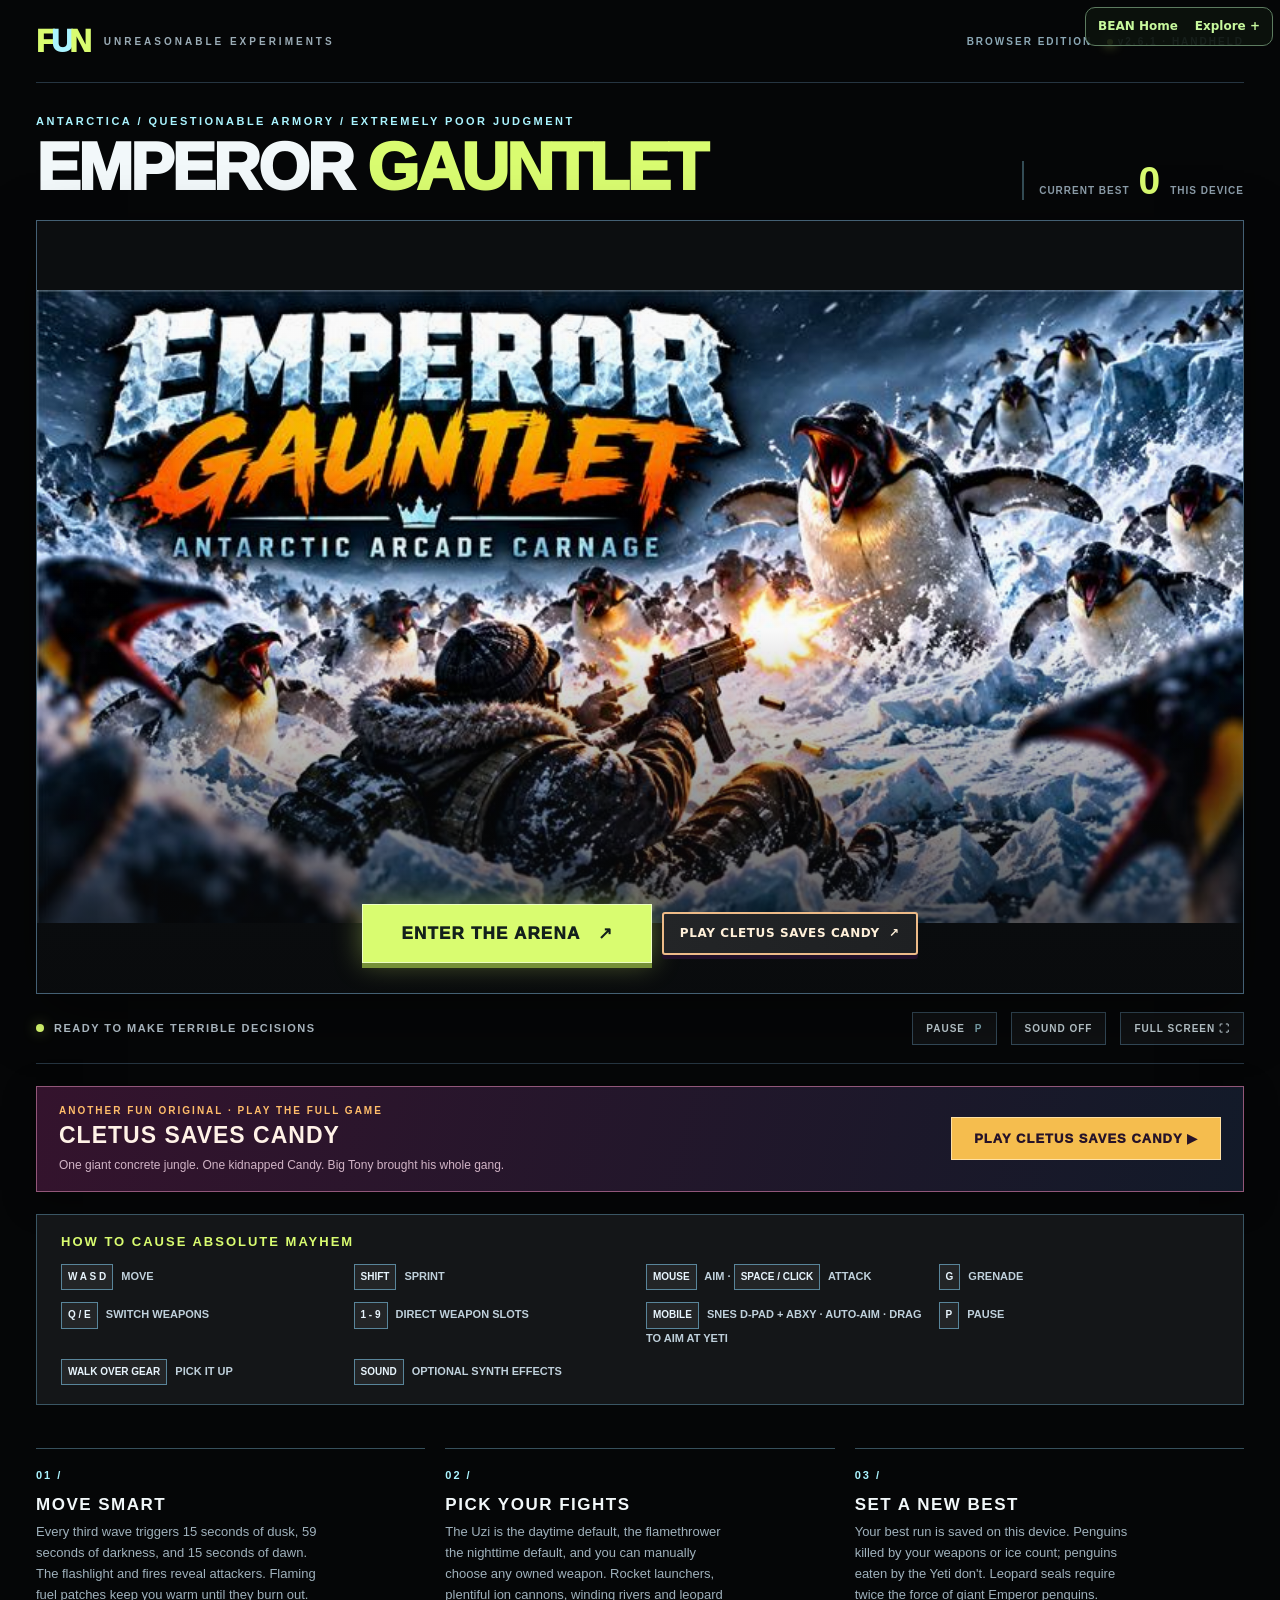
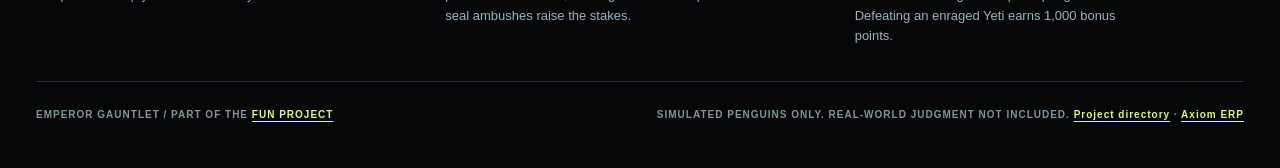
<file: docs/index.html>
<!doctype html>
<html lang="en">
<head>
  <meta charset="utf-8">
  <meta name="viewport" content="width=device-width, initial-scale=1, maximum-scale=1, viewport-fit=cover">
  <meta name="theme-color" content="#08131f">
  <meta name="description" content="Emperor Gauntlet: free Antarctic arcade carnage with an Uzi, nighttime flamethrower, rocket launcher, winding ice rivers, leopard seals, Yeti and polar nights.">

  <link rel="canonical" href="https://danieloculus0-bot.github.io/FUN/">
  <meta property="og:type" content="website">
  <meta property="og:site_name" content="Emperor Gauntlet">
  <meta property="og:title" content="Emperor Gauntlet | Antarctic Arcade Carnage">
  <meta property="og:description" content="Survive waves of furious penguins in a chaotic Antarctic arcade shooter. Uzi by day, flamethrower by night.">
  <meta property="og:url" content="https://danieloculus0-bot.github.io/FUN/">
  <meta property="og:image" content="https://danieloculus0-bot.github.io/FUN/Emperor%20Gauntlet.jpg">
  <meta property="og:image:type" content="image/jpeg">
  <meta property="og:image:alt" content="Emperor Gauntlet cover art with a survivor fighting a charging horde of emperor penguins on Antarctic ice.">
  <meta name="twitter:card" content="summary_large_image">
  <meta name="twitter:title" content="Emperor Gauntlet | Antarctic Arcade Carnage">
  <meta name="twitter:description" content="Uzi by day. Flamethrower by night. Survive the Antarctic penguin gauntlet.">
  <meta name="twitter:image" content="https://danieloculus0-bot.github.io/FUN/Emperor%20Gauntlet.jpg">
  <link rel="preload" as="image" href="Emperor%20Gauntlet.jpg">
  <title>Emperor Gauntlet | FUN</title>
  <link rel="stylesheet" href="style.css">
  <script src="game.js" defer></script>
<link rel="stylesheet" href="https://danieloculus0-bot.github.io/BEAN/ecosystem-nav.css?v=20261120">
<style>
.bean-net-float{position:fixed;top:max(7px,env(safe-area-inset-top));right:max(7px,env(safe-area-inset-right));z-index:999998;display:flex;gap:5px;align-items:center;background:#0c130eea;color:#d8f2cd;border:1px solid #5d7c60;border-radius:10px;padding:4px 6px;font:700 12px/1.4 system-ui,sans-serif}
.bean-net-float a,.bean-net-float summary{color:#c7f99d;text-decoration:none;padding:6px;display:inline-block;cursor:pointer}.bean-net-float details{position:relative}.bean-net-float details>div{position:absolute;right:0;top:100%;width:190px;background:#101c14;border:1px solid #5d7c60;border-radius:8px;padding:6px;display:grid;z-index:999999;box-shadow:0 10px 25px #000a}
.bean-net-float details:not([open])>div{display:none}
</style>
</head>
<body>
<nav class="bean-net-float" data-bean-ecosystem-nav="v1" aria-label="BEAN ecosystem navigation">
<a href="https://danieloculus0-bot.github.io/BEAN/">BEAN Home</a><details><summary>Explore +</summary><div>
<a href="https://danieloculus0-bot.github.io/BEAN/portfolio/">All Projects</a>
<a href="https://danieloculus0-bot.github.io/BEAN/status.html">Latest BEAN Build</a>
<a href="https://danieloculus0-bot.github.io/BEAN/bean-draw/">BEAN Draw</a>
<a href="https://danieloculus0-bot.github.io/BEAN/research-lab.html">Research Lab</a>
<a href="https://danieloculus0-bot.github.io/Axiom_Beta/erp/">Axiom ERP</a>
<a href="https://danieloculus0-bot.github.io/BEAN/bean-demo/">BEAN Demo</a>
</div></details></nav>


  <main class="shell">
    <header class="masthead">
      <a class="brand" href="https://github.com/danieloculus0-bot/FUN" aria-label="FUN on GitHub"><span class="brand-symbol">F<span>U</span>N</span><span class="brand-sub">UNREASONABLE EXPERIMENTS</span></a>
      <span class="edition">BROWSER EDITION <span class="edition-dot"></span> v2.6.1 · HANDHELD</span>
    </header>
    <section class="game-section" aria-label="Emperor Gauntlet">
      <div class="title-row">
        <div><div class="eyebrow">ANTARCTICA / QUESTIONABLE ARMORY / EXTREMELY POOR JUDGMENT</div><h1>EMPEROR <em>GAUNTLET</em></h1></div>
        <div class="record">CURRENT BEST <strong id="current-best">0</strong> <span>THIS DEVICE</span></div>
      </div>
      <div class="game-frame" id="game-frame">
        <div class="mobile-topbar" aria-hidden="true"><strong>EG <span>✦</span> HANDHELD</strong><span>ANTARCTICA · SURVIVE</span></div>
        <div class="arena-stage" id="arena-stage">
        <canvas id="game" width="1000" height="640" aria-label="Emperor Gauntlet game arena. Use WASD or arrow keys to move, Shift to sprint, Space or click to attack, G for grenades, Q and E to switch weapons."></canvas>
        <div class="overlay cover-menu" id="overlay">
          <div class="overlay-card">
            <span class="overlay-kicker" id="overlay-kicker">WELCOME TO THE WORST FIELD TRIP ON EARTH</span>
            <h2 id="overlay-title">THE ICE DOESN'T <em>CARE.</em></h2>
            <p id="overlay-copy">UZI BY DAY. FLAMETHROWER BY NIGHT. A 59-second polar night hits every third wave with flashlight-only visibility away from the fires. Ignite temporary warming patches, launch rockets, fracture jagged Antarctic rivers with plasma, and avoid leopard seals hiding in ice holes.</p>
            <button class="primary-button" id="play-button" type="button">ENTER THE ARENA <span aria-hidden="true">↗</span></button>
            <a class="cletus-menu-link" href="cletus/play.html" aria-label="Play Cletus Saves Candy, another FUN game">PLAY CLETUS SAVES CANDY <span aria-hidden="true">↗</span></a>
            <p class="overlay-hint" id="overlay-hint">WASD: MOVE &nbsp; · &nbsp; MOUSE: AIM &nbsp; · &nbsp; SPACE / CLICK: ATTACK &nbsp; · &nbsp; G: GRENADE</p>
          </div>
        </div>
        </div>
        <div class="touch-controls" aria-label="SNES-style handheld game controller">
          <button type="button" class="shoulder shoulder-left touch-btn" id="touch-prev" aria-label="Previous weapon">L <small>WEAPON</small></button>
          <div class="dpad" aria-label="Movement D-pad">
            <button type="button" class="touch-btn up" data-hold="up" aria-label="Move up">▲</button>
            <button type="button" class="touch-btn left" data-hold="left" aria-label="Move left">◀</button>
            <span class="dpad-hub" aria-hidden="true"></span>
            <button type="button" class="touch-btn right" data-hold="right" aria-label="Move right">▶</button>
            <button type="button" class="touch-btn down" data-hold="down" aria-label="Move down">▼</button>
          </div>
          <div class="system-pad">
            <button type="button" class="touch-btn system-key" id="touch-select" aria-label="Previous weapon">SELECT</button>
            <button type="button" class="touch-btn system-key" id="touch-start" aria-label="Pause or resume game">START</button>
          </div>
          <div class="action-pad" aria-label="Action buttons">
            <button type="button" class="touch-btn face x" id="touch-grenade" aria-label="X: Throw grenade">X<small>BOOM</small></button>
            <button type="button" class="touch-btn face y" id="touch-swap" aria-label="Y: Change weapon">Y<small>SWAP</small></button>
            <button type="button" class="touch-btn face b" id="touch-shove" aria-label="B: Hold to fire">B<small>FIRE</small></button>
            <button type="button" class="touch-btn face a" data-hold="sprint" aria-label="A: Hold to sprint">A<small>RUN</small></button>
          </div>
          <button type="button" class="shoulder shoulder-right touch-btn" id="touch-next" aria-label="Next weapon">R <small>WEAPON</small></button>
          <div class="pad-legend" aria-hidden="true">D-PAD MOVES + AIMS · B FIRES · TOUCH AIM OPTIONAL</div>
        </div>
      </div>
      <div class="below-game">
        <div class="status"><span class="status-dot"></span><span id="game-status" aria-live="polite">READY TO MAKE TERRIBLE DECISIONS</span></div>
        <div class="tools"><button type="button" id="pause-button">PAUSE <kbd>P</kbd></button><button type="button" id="sound-button" aria-pressed="false" hidden>SOUND OFF</button><button type="button" id="fullscreen-button">FULL SCREEN <span aria-hidden="true">⛶</span></button></div>
      </div>
    </section>
    <section class="cletus-promo" aria-label="More games from FUN" style="display:flex;align-items:center;justify-content:space-between;gap:20px;flex-wrap:wrap;padding:18px 22px;margin:22px 0;border:1px solid #925779;background:linear-gradient(105deg,#34132d,#121a29);box-shadow:0 9px 30px #0006">
      <div><span style="display:block;color:#ffbd6a;font-size:10px;font-weight:900;letter-spacing:2px">ANOTHER FUN ORIGINAL · PLAY THE FULL GAME</span><strong style="display:block;color:#fff2e7;font-size:23px;letter-spacing:1px;margin:6px 0">CLETUS SAVES CANDY</strong><span style="font-size:12px;color:#d1b4c6">One giant concrete jungle. One kidnapped Candy. Big Tony brought his whole gang.</span></div>
      <a href="cletus/" style="background:#f5bd4e;color:#261329;padding:13px 22px;font-size:13px;font-weight:1000;letter-spacing:1px;border:1px solid #ffe0a2">PLAY CLETUS SAVES CANDY ▶</a>
    </section>
    <style>@media(pointer:coarse) and (max-width:1180px){.cletus-promo{display:none!important}}</style>
    <section class="controls-guide" aria-label="Controls">
      <h3>HOW TO CAUSE ABSOLUTE MAYHEM</h3>
      <div class="control-grid">
        <span><kbd>W A S D</kbd> MOVE</span><span><kbd>SHIFT</kbd> SPRINT</span>
        <span><kbd>MOUSE</kbd> AIM · <kbd>SPACE / CLICK</kbd> ATTACK</span><span><kbd>G</kbd> GRENADE</span>
        <span><kbd>Q / E</kbd> SWITCH WEAPONS</span><span><kbd>1 - 9</kbd> DIRECT WEAPON SLOTS</span><span><kbd>MOBILE</kbd> SNES D-PAD + ABXY · AUTO-AIM · DRAG TO AIM AT YETI</span>
        <span><kbd>P</kbd> PAUSE</span><span><kbd>WALK OVER GEAR</kbd> PICK IT UP</span>
        <span><kbd>SOUND</kbd> OPTIONAL SYNTH EFFECTS</span>
      </div>
    </section>
    <section class="details" aria-label="How to play">
      <div class="detail"><span class="detail-num">01 /</span><h3>MOVE SMART</h3><p>Every third wave triggers 15 seconds of dusk, 59 seconds of darkness, and 15 seconds of dawn. The flashlight and fires reveal attackers. Flaming fuel patches keep you warm until they burn out.</p></div>
      <div class="detail"><span class="detail-num">02 /</span><h3>PICK YOUR FIGHTS</h3><p>The Uzi is the daytime default, the flamethrower the nighttime default, and you can manually choose any owned weapon. Rocket launchers, plentiful ion cannons, winding rivers and leopard seal ambushes raise the stakes.</p></div>
      <div class="detail"><span class="detail-num">03 /</span><h3>SET A NEW BEST</h3><p>Your best run is saved on this device. Penguins killed by your weapons or ice count; penguins eaten by the Yeti don't. Leopard seals require twice the force of giant Emperor penguins. Defeating an enraged Yeti earns 1,000 bonus points.</p></div>
    </section>
    <footer><span>EMPEROR GAUNTLET / PART OF THE <a href="https://github.com/danieloculus0-bot/FUN">FUN PROJECT</a></span><span>SIMULATED PENGUINS ONLY. REAL-WORLD JUDGMENT NOT INCLUDED. <a href="https://danieloculus0-bot.github.io/BEAN/portfolio/">Project directory</a> · <a href="https://danieloculus0-bot.github.io/Axiom_Beta/erp/">Axiom ERP</a></span></footer>
  </main>
</body>
</html>
</file>
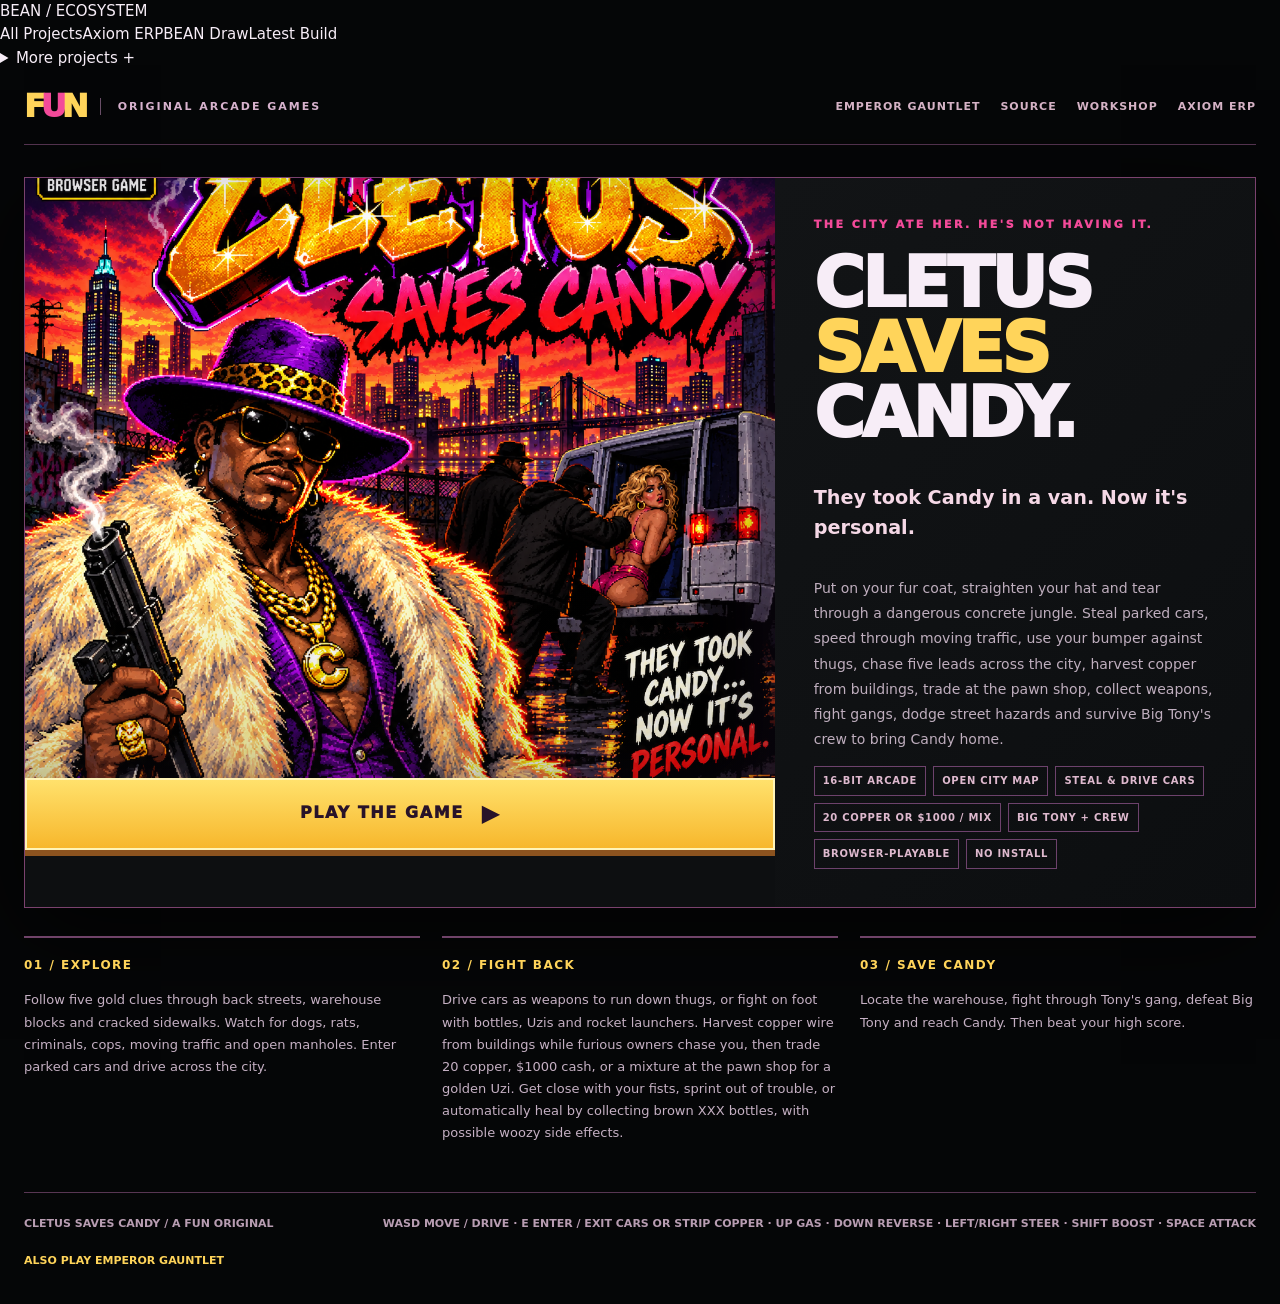
<file: docs/cletus/index.html>
<!doctype html>
<html lang="en">
<head>
<meta charset="utf-8"><meta name="viewport" content="width=device-width,initial-scale=1">
<meta name="theme-color" content="#13081a">
<title>Cletus Saves Candy | A FUN Original</title>
<meta name="description" content="They took Candy. Now it is personal. Play Cletus Saves Candy, a free 16-bit top-down urban rescue game with street combat, gangs, cops, glass bottles, Uzis and Big Tony.">
<link rel="canonical" href="https://danieloculus0-bot.github.io/FUN/cletus/">
<meta property="og:type" content="website"><meta property="og:site_name" content="FUN">
<meta property="og:url" content="https://danieloculus0-bot.github.io/FUN/cletus/">
<meta property="og:title" content="CLETUS SAVES CANDY | A FUN ORIGINAL">
<meta property="og:description" content="They took Candy. Now it's personal. Fight through the city, follow the clues, and take on Big Tony and his crew. Play free in your browser.">
<meta property="og:image" content="https://danieloculus0-bot.github.io/FUN/Cletus%20Saves%20Candy_%20Neon%20City%20Rescue.png">
<meta property="og:image:alt" content="Cletus in his purple pimp hat and fur coat on a gritty 16-bit city game cover.">
<meta name="twitter:card" content="summary_large_image">
<meta name="twitter:title" content="CLETUS SAVES CANDY">
<meta name="twitter:image" content="https://danieloculus0-bot.github.io/FUN/Cletus%20Saves%20Candy_%20Neon%20City%20Rescue.png">
<link rel="preload" as="image" href="../Cletus%20Saves%20Candy_%20Neon%20City%20Rescue.png">
<style>
:root{color-scheme:dark;--pink:#f34a99;--gold:#ffd45a;--paper:#f7edf7;--violet:#301936}
*{box-sizing:border-box}html{background:#090b0d}body{margin:0;min-height:100vh;background:radial-gradient(ellipse at top,#222426 0%,#0d0f11 45%,#08070c 100%);font:15px/1.55 system-ui,Arial,sans-serif;color:var(--paper)}
a{color:inherit;text-decoration:none}.shell{max-width:1330px;padding:0 24px;margin:auto}.nav{height:75px;display:flex;align-items:center;gap:16px;border-bottom:1px solid #583653}
.logo{font-weight:1000;font-size:32px;letter-spacing:-5px;color:var(--gold)}.logo span{color:var(--pink)}.lab{border-left:1px solid #694e67;padding-left:17px;letter-spacing:2px;font-size:11px;font-weight:900;color:#d7b2cd}.navlinks{display:flex;gap:20px;align-items:center;margin-left:auto;color:#d5b2c5;font-size:11px;font-weight:900;letter-spacing:1px}.navlinks a:hover{color:var(--gold)}
.main{display:grid;grid-template-columns:minmax(0,1.22fr) minmax(0,.78fr);gap:0;margin-top:32px;border:1px solid #7b426e;box-shadow:0 22px 90px #000b;background:#0d0f11}
.cover-column{min-width:0;display:flex;flex-direction:column}
.poster{min-height:600px;background:linear-gradient(0deg,#0a0c0e22,#0a0c0e00 35%),url('../Cletus%20Saves%20Candy_%20Neon%20City%20Rescue.png') center/cover no-repeat;position:relative}
.poster:after{content:'';position:absolute;inset:0;box-shadow:inset -30px 0 55px #1e102b44;pointer-events:none}
.content{padding:clamp(24px,3vw,52px);display:flex;flex-direction:column;justify-content:center;background:linear-gradient(135deg,#121416,#0c0e10)}
.kicker{font-size:11px;letter-spacing:2.5px;font-weight:1000;color:var(--pink)}h1{font-size:clamp(40px,5.4vw,79px);letter-spacing:-3px;line-height:.94;margin:18px 0;font-weight:1000}h1 em{font-style:normal;color:var(--gold)}.intro{font-size:clamp(16px,1.5vw,21px);font-weight:800;max-width:430px;color:#f5d8e6}.body{max-width:460px;color:#bfaebe;font-size:14px;line-height:1.8}.play{display:flex;align-items:center;justify-content:center;gap:18px;width:100%;background:linear-gradient(180deg,#ffe16c,#f7b72c);border:2px solid #fff4b7;color:#281329;padding:17px 25px;font-size:16px;letter-spacing:1.6px;font-weight:1000;box-shadow:0 6px #8c531f;margin:0;transition:transform .12s,filter .12s}
.play:hover{transform:translateY(-3px);filter:brightness(1.08)}.play span{font-size:22px}.tags{display:flex;flex-wrap:wrap;gap:7px}.tags span{font-size:10px;font-weight:900;letter-spacing:.7px;border:1px solid #6d426c;padding:6px 8px;color:#deb9ce}
.info{display:grid;grid-template-columns:repeat(3,1fr);gap:22px;margin:28px 0 35px}.info article{border-top:2px solid #704369;padding-top:15px}.info b{font-size:12px;letter-spacing:1.5px;color:var(--gold)}.info p{font-size:13px;color:#c5b0c3;line-height:1.7}.foot{display:flex;flex-wrap:wrap;gap:20px;justify-content:space-between;align-items:center;border-top:1px solid #583653;padding:22px 0 35px;font-size:11px;color:#b89db2;font-weight:800}.foot a{color:var(--gold)}.foot a:hover{text-decoration:underline}
@media(max-width:900px){.main{grid-template-columns:1fr}.poster{min-height:unset;aspect-ratio:1.4;background-size:contain;background-color:#090b0d}.content{padding:25px}h1{font-size:clamp(43px,10vw,75px)}.info{grid-template-columns:1fr;gap:10px}.info article{padding-top:12px}.info p{margin:7px 0}}
@media(max-width:480px){.shell{padding:0 10px}.nav{height:58px}.logo{font-size:24px}.lab{font-size:8px;letter-spacing:1px}.navlinks{gap:9px;font-size:8px}.main{margin-top:10px}.poster{aspect-ratio:1.15}.content{padding:20px}.kicker{font-size:9px}.intro{font-size:17px}.play{padding:15px;font-size:13px}}

/* Black canvas portfolio standard · neutral surfaces; project accents preserved */
html,body{background:#050607}

/* Unified black-first page chrome; preserve colored game artwork and data status signals. */
html{background:#050607}
body{background:#050607}
</style>
<link rel="stylesheet" href="https://danieloculus0-bot.github.io/BEAN/ecosystem-nav.css?v=20261120">

</head>
<body>
<nav class="bean-net" data-bean-ecosystem-nav="v1" aria-label="BEAN ecosystem navigation"><div class="bean-net-inner">
<a class="bean-net-home" href="https://danieloculus0-bot.github.io/BEAN/">BEAN / ECOSYSTEM</a><div class="bean-net-links"><a href="https://danieloculus0-bot.github.io/BEAN/portfolio/">All Projects</a><a href="https://danieloculus0-bot.github.io/Axiom_Beta/erp/">Axiom ERP</a><a href="https://danieloculus0-bot.github.io/BEAN/bean-draw/">BEAN Draw</a><a class="bean-net-update" href="https://danieloculus0-bot.github.io/BEAN/status.html">Latest Build</a><details><summary>More projects +</summary><div class="bean-net-menu">
<a href="https://danieloculus0-bot.github.io/BEAN/research-lab.html">BEAN Research Lab</a><a href="https://danieloculus0-bot.github.io/Axiom_Beta/erp/autonest.html">Axiom AutoNest</a><a href="https://danieloculus0-bot.github.io/EZ-CAM/brake-lab.html">Brake Simulation</a><a href="https://danieloculus0-bot.github.io/BEAN/bean-demo/">BEAN Core Demo</a><a href="https://danieloculus0-bot.github.io/BEAN/portfolio/bean-learning/">Learning Experiments</a><a href="https://danieloculus0-bot.github.io/BEAN/portfolio/ez-fair/">EZ-FAIR Demo</a><a href="https://danieloculus0-bot.github.io/BEAN/portfolio/ez-office/">EZ-Office Demo</a><a href="https://danieloculus0-bot.github.io/BEAN/aiscend.html">AIscend</a><a href="https://danieloculus0-bot.github.io/BEAN/beander/">BEANder</a><a href="https://github.com/danieloculus0-bot/BEAN">BEAN Source</a></div></details></div></div></nav>
<div class="shell">
<header class="nav"><a class="logo" href="../">F<span>U</span>N</a><span class="lab">ORIGINAL ARCADE GAMES</span><nav class="navlinks" aria-label="Site"><a href="../">EMPEROR GAUNTLET</a><a href="https://github.com/danieloculus0-bot/FUN">SOURCE</a><a href="https://danieloculus0-bot.github.io/BEAN/portfolio/">WORKSHOP</a><a href="https://danieloculus0-bot.github.io/Axiom_Beta/erp/">AXIOM ERP</a></nav></header>
<main class="main">
<div class="cover-column">
<div class="poster" role="img" aria-label="Cletus Saves Candy retro neon street rescue game cover"></div>
<a class="play" href="play.html" aria-label="Play Cletus Saves Candy now">PLAY THE GAME <span aria-hidden="true">▶</span></a>
</div>
<section class="content">
<div class="kicker">THE CITY ATE HER. HE'S NOT HAVING IT.</div>
<h1>CLETUS<br><em>SAVES</em><br>CANDY.</h1>
<p class="intro">They took Candy in a van. Now it's personal.</p>
<p class="body">Put on your fur coat, straighten your hat and tear through a dangerous concrete jungle. Steal parked cars, speed through moving traffic, use your bumper against thugs, chase five leads across the city, harvest copper from buildings, trade at the pawn shop, collect weapons, fight gangs, dodge street hazards and survive Big Tony's crew to bring Candy home.</p>
<div class="tags"><span>16-BIT ARCADE</span><span>OPEN CITY MAP</span><span>STEAL & DRIVE CARS</span><span>20 COPPER OR $1000 / MIX</span><span>BIG TONY + CREW</span><span>BROWSER-PLAYABLE</span><span>NO INSTALL</span></div>
</section>
</main>
<section class="info" aria-label="How to play"><article><b>01 / EXPLORE</b><p>Follow five gold clues through back streets, warehouse blocks and cracked sidewalks. Watch for dogs, rats, criminals, cops, moving traffic and open manholes. Enter parked cars and drive across the city.</p></article><article><b>02 / FIGHT BACK</b><p>Drive cars as weapons to run down thugs, or fight on foot with bottles, Uzis and rocket launchers. Harvest copper wire from buildings while furious owners chase you, then trade 20 copper, $1000 cash, or a mixture at the pawn shop for a golden Uzi. Get close with your fists, sprint out of trouble, or automatically heal by collecting brown XXX bottles, with possible woozy side effects.</p></article><article><b>03 / SAVE CANDY</b><p>Locate the warehouse, fight through Tony's gang, defeat Big Tony and reach Candy. Then beat your high score.</p></article></section>
<footer class="foot"><span>CLETUS SAVES CANDY / A FUN ORIGINAL</span><span>WASD MOVE / DRIVE · E ENTER / EXIT CARS OR STRIP COPPER · UP GAS · DOWN REVERSE · LEFT/RIGHT STEER · SHIFT BOOST · SPACE ATTACK</span><a href="../">ALSO PLAY EMPEROR GAUNTLET</a></footer>
</div></body></html>
</file>
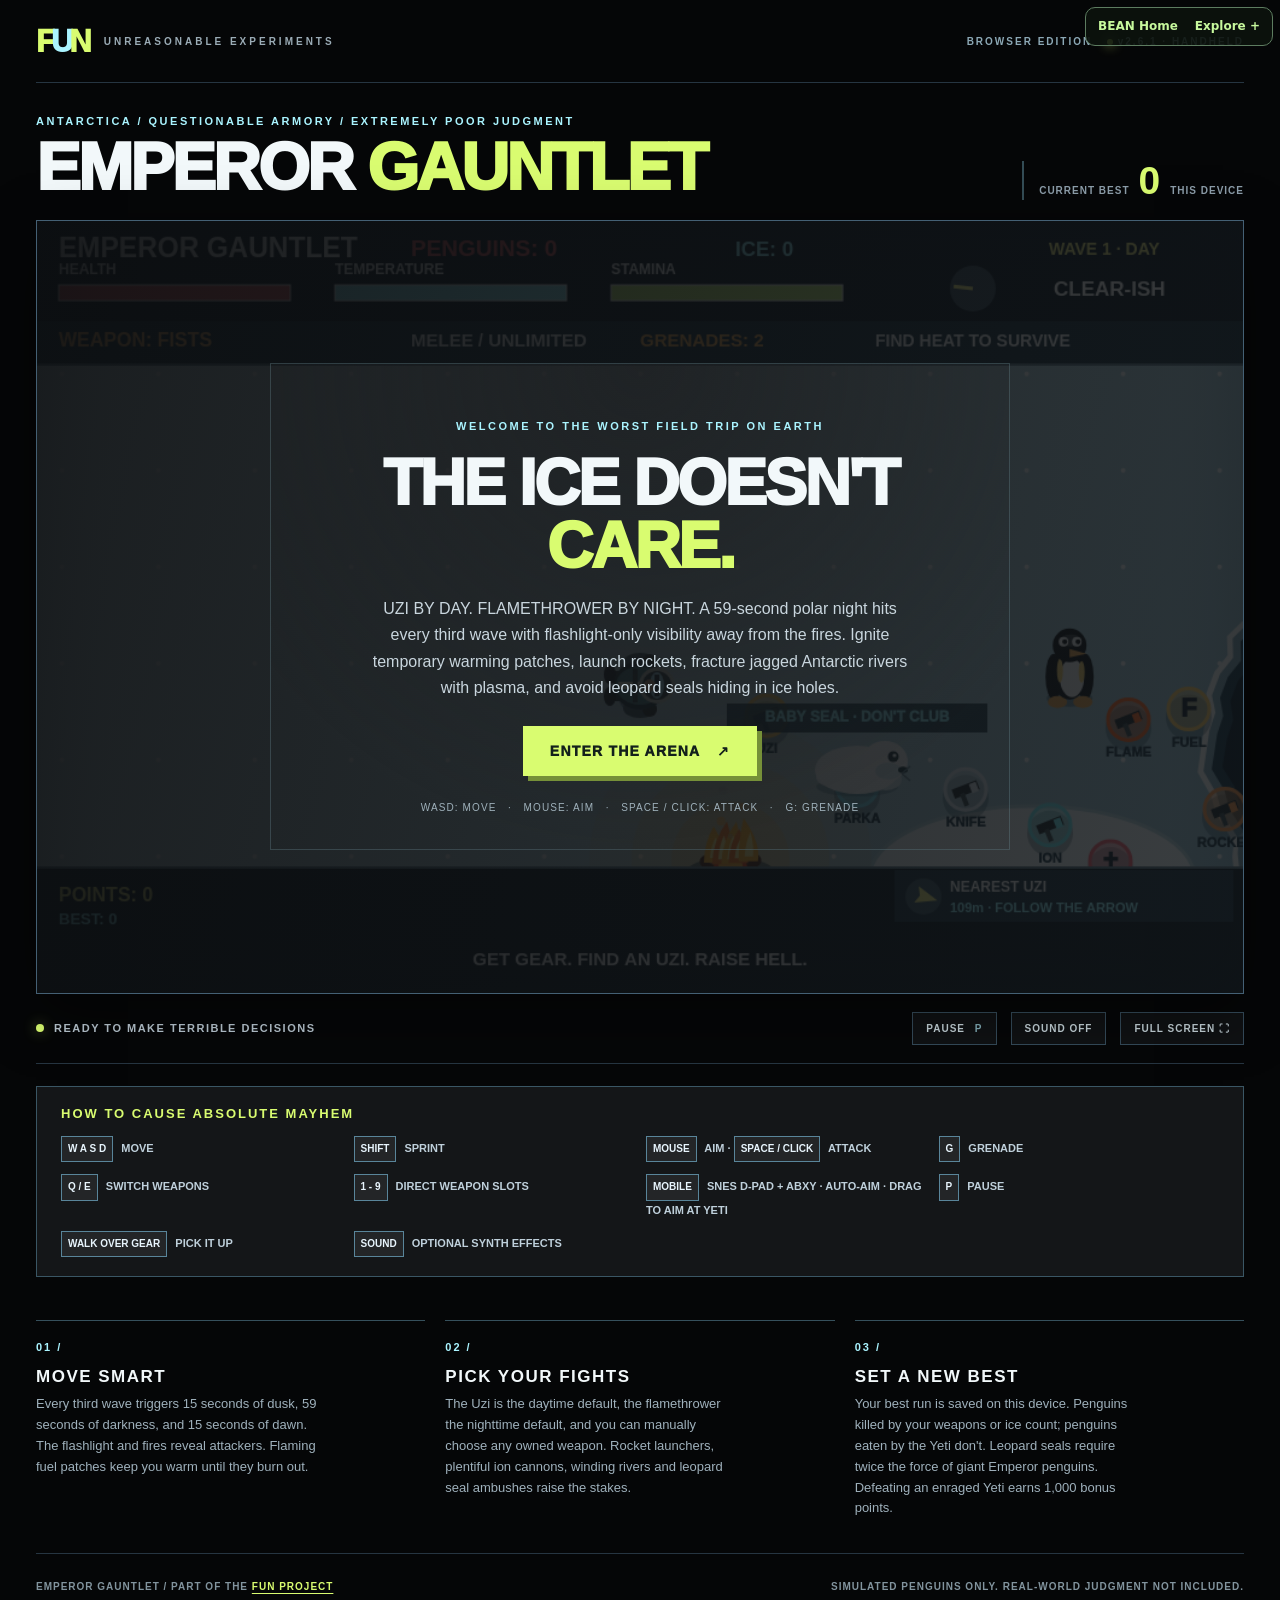
<file: emperor-gauntlet/play.html>
<!doctype html>
<html lang="en">
<head>
  <meta charset="utf-8">
  <meta name="viewport" content="width=device-width, initial-scale=1, maximum-scale=1, viewport-fit=cover">
  <meta name="theme-color" content="#08131f">
  <meta name="description" content="Emperor Gauntlet: free Antarctic arcade carnage with an Uzi, nighttime flamethrower, rocket launcher, winding ice rivers, leopard seals, Yeti and polar nights.">
  <title>Emperor Gauntlet | FUN</title>
  <style>
:root{color-scheme:dark;--ice:#aaf4ff;--lime:#d9fc70;--paper:#f2f8fa;--muted:#8d9eaa;--ink:#07111a;--rule:#263541;font-family:Arial,Helvetica,sans-serif}*{box-sizing:border-box}html{min-height:100%;background:#0a0c0e}body{margin:0;background:radial-gradient(ellipse at 50% 10%,#191b1d 0,#0d0f11 44%,#090b0d 90%);color:var(--paper);min-height:100vh}button,a{-webkit-tap-highlight-color:transparent}button{font:inherit;cursor:pointer}a{color:inherit;text-decoration:none}.shell{max-width:1260px;margin:auto;padding:0 26px}.masthead{height:83px;display:flex;align-items:center;justify-content:space-between;border-bottom:1px solid var(--rule)}.brand{display:flex;gap:16px;align-items:center}.brand-symbol{font-size:31px;font-weight:1000;letter-spacing:-4px;color:var(--lime);line-height:1}.brand-symbol span{color:var(--ice)}.brand-sub{font-size:10px;font-weight:800;letter-spacing:3px;color:#9bacb6}.edition{font-size:10px;font-weight:800;letter-spacing:2px;color:#8ca8b5}.edition-dot{display:inline-block;width:6px;height:6px;background:var(--lime);border-radius:50%;margin-left:10px;vertical-align:middle;box-shadow:0 0 12px var(--lime)}.game-section{padding-top:32px}.title-row{display:flex;align-items:end;justify-content:space-between;gap:20px;padding-bottom:20px}.eyebrow{font-size:11px;font-weight:800;letter-spacing:2.5px;color:var(--ice);margin-bottom:9px}h1{font-weight:1000;letter-spacing:-3px;line-height:.96;font-size:clamp(36px,5.2vw,73px);margin:0}h1 em,h2 em{font-style:normal;color:var(--lime)}.record{border-left:2px solid #334c55;padding-left:15px;display:flex;align-items:baseline;gap:9px;white-space:nowrap;color:var(--muted);font-size:10px;font-weight:800;letter-spacing:1px}.record strong{color:var(--lime);font-size:39px;line-height:1}.game-frame{position:relative;overflow:hidden;border:1px solid #446074;background:#8cbbd0;box-shadow:0 18px 60px #0006;isolation:isolate}.game-frame:after{content:"";position:absolute;inset:0;box-shadow:inset 0 0 70px #05172238;pointer-events:none;z-index:1}canvas{display:block;width:100%;height:auto;aspect-ratio:1000 / 640;touch-action:none}.overlay{position:absolute;inset:0;display:flex;align-items:center;justify-content:center;background:linear-gradient(105deg,#0c0e10ee,#101214ce);z-index:3;padding:24px;text-align:center}.overlay[hidden]{display:none}.overlay-card{width:min(740px,100%);border:1px solid #6c909a52;padding:52px 40px 36px;background:radial-gradient(circle at 50% 0%,#1c1e2090,transparent 80%)}.overlay-kicker{font-size:11px;letter-spacing:2.5px;color:var(--ice);font-weight:900}h2{font-size:clamp(32px,5vw,67px);font-weight:1000;letter-spacing:-2.5px;line-height:.98;margin:18px 0}#overlay-copy{font-size:16px;line-height:1.65;color:#c9d6de;max-width:545px;margin:0 auto 25px}.primary-button{border:0;padding:17px 27px;background:var(--lime);color:#13201b;font-weight:1000;letter-spacing:1.2px;font-size:14px;box-shadow:5px 5px 0 #769038;transition:transform .1s,box-shadow .1s}.primary-button:hover{transform:translate(-2px,-2px);box-shadow:7px 7px 0 #769038}.primary-button span{margin-left:12px}.overlay-hint{font-size:10px;letter-spacing:1.1px;color:#9fb1bb;margin:26px 0 0}.below-game{display:flex;justify-content:space-between;align-items:center;padding:18px 0;border-bottom:1px solid var(--rule);gap:12px}.status{display:flex;gap:10px;align-items:center;font-size:11px;font-weight:900;letter-spacing:1.5px;color:#bdcbd5}.status-dot{background:var(--lime);width:8px;height:8px;border-radius:50%;box-shadow:0 0 14px #d9fc706a}.tools{display:flex;gap:14px}.tools button{border:1px solid #344a59;background:#0f1113;color:#c7d5db;font-size:10px;letter-spacing:1px;font-weight:800;padding:10px 13px}.tools button:hover{border-color:var(--ice)}kbd{font:inherit;color:#83aeb9;padding-left:6px}.details{display:grid;grid-template-columns:repeat(3,1fr);gap:20px;padding:40px 0 34px}.detail{border-top:1px solid #36505c;padding-top:16px}.detail-num{color:var(--ice);font-size:11px;letter-spacing:2px;font-weight:900}.detail h3{font-size:17px;letter-spacing:1.5px;margin:12px 0 7px}.detail p{color:#9fb1bc;line-height:1.6;font-size:13px;max-width:290px;margin:0}footer{border-top:1px solid var(--rule);padding:25px 0 45px;display:flex;gap:20px;justify-content:space-between;color:#82949e;font-size:10px;letter-spacing:1px;line-height:1.6;font-weight:800}footer a{color:var(--lime);text-decoration:underline;text-underline-offset:3px}.touch-controls{display:none;position:absolute;bottom:1.5%;left:2%;right:2%;z-index:2;justify-content:space-between;pointer-events:none}.touch-btn{pointer-events:auto;border:1px solid #ffffffa8;background:#0d0f11aa;color:white;border-radius:11px;touch-action:none;user-select:none;min-width:45px;min-height:42px;font-weight:900}.touch-btn:active,.touch-btn.pressed{background:#d9fc70c9;color:#08121a}.dpad{display:grid;grid-template-columns:repeat(3,45px);grid-template-rows:repeat(2,44px);gap:3px}.dpad .up{grid-column:2;grid-row:1}.dpad .left{grid-column:1;grid-row:2}.dpad .down{grid-column:2;grid-row:2}.dpad .right{grid-column:3;grid-row:2}.action-pad{display:flex;align-items:end;gap:7px}.action-pad .sprint,.action-pad .shove{height:54px;min-width:74px;font-size:12px}.action-pad .shove{background:#d9fc70e8;color:#111c16}@media(pointer:coarse){.touch-controls{display:flex}}@media(max-width:700px){.shell{padding:0 12px}.masthead{height:62px}.brand-symbol{font-size:26px}.brand-sub{font-size:8px;letter-spacing:1.3px}.edition{font-size:8px;letter-spacing:1px}.title-row{align-items:start;flex-direction:column;gap:13px}.game-section{padding-top:23px}.eyebrow{font-size:9px;letter-spacing:1.6px}.record{border-left:0;border-top:1px solid #334c55;padding:9px 0 0}.record strong{font-size:27px}.overlay-card{padding:24px 13px}.overlay-kicker{font-size:8px;letter-spacing:1.1px}.overlay h2{font-size:clamp(26px,7vw,48px);margin:11px 0}.overlay p#overlay-copy{font-size:11px;line-height:1.35;margin-bottom:14px}.primary-button{padding:11px 14px;font-size:10px}.overlay-hint{font-size:8px;margin-top:13px!important}.details{grid-template-columns:1fr;gap:19px;padding:24px 0}.detail p{max-width:none}.below-game{flex-wrap:wrap;gap:12px}.status{font-size:9px;letter-spacing:1px}.tools button{font-size:9px;padding:8px}footer{flex-direction:column;font-size:9px;gap:8px}}@media(max-width:480px) and (pointer:coarse){.game-frame{margin:0 -8px}.touch-btn{min-height:35px;min-width:35px;border-radius:7px;font-size:11px}.dpad{grid-template-columns:repeat(3,35px);grid-template-rows:repeat(2,35px);gap:2px}.action-pad .sprint,.action-pad .shove{height:40px;min-width:57px;font-size:9px}.overlay-card{padding:8px 8px}.overlay-kicker{display:none}.overlay h2{font-size:26px}.overlay p#overlay-copy{font-size:10px}.overlay-hint{display:none}}@media(prefers-reduced-motion:reduce){.primary-button{transition:none}}

/* Emperor Gauntlet CHAOS build additions */
.controls-guide{margin:22px 0 3px;padding:19px 24px;background:#141618;border:1px solid #3a5664}
.controls-guide h3{font-size:13px;letter-spacing:2px;color:#d9fc70;margin:0 0 15px}
.control-grid{display:grid;grid-template-columns:repeat(4,minmax(0,1fr));gap:12px}
.control-grid span{font-size:11px;line-height:1.65;color:#bfd0db;font-weight:700}
.control-grid kbd{display:inline-block;padding:4px 6px;margin-right:5px;background:#232527;border:1px solid #59859a;color:#e8f5fd;font-size:10px}
.action-pad .swap,.action-pad .grenade{min-width:60px;height:48px;font-size:11px}
.action-pad .grenade{background:#dc745ecc;color:#fff}
.action-pad .shove{background:#e7ed69ed;color:#111b18}
@media(max-width:850px){.control-grid{grid-template-columns:repeat(2,minmax(0,1fr))}}
@media(max-width:480px){.controls-guide{padding:13px}.control-grid{gap:9px}.control-grid span{font-size:10px}.action-pad{gap:3px}.action-pad .swap,.action-pad .grenade,.action-pad .sprint,.action-pad .shove{min-width:45px;height:39px;font-size:9px}}

/* Mobile-only fixed SNES-inspired game cabinet. Never overlaps the arena. */
.mobile-topbar{display:none}.arena-stage{position:relative;width:100%}.dpad-hub{display:none}
@media(pointer:coarse) and (max-width:1180px){
 html,body{position:fixed;inset:0;width:100%;height:100%;overflow:hidden;overscroll-behavior:none;touch-action:none;-webkit-text-size-adjust:100%}
 body{-webkit-user-select:none;user-select:none;-webkit-touch-callout:none}
 .shell{position:fixed;inset:0;height:100%;height:100dvh;width:100%;max-width:none;margin:0;padding:0;overflow:hidden}
 .masthead,.title-row,.below-game,.controls-guide,.details,footer{display:none!important}
 .game-section{padding:0;position:relative;width:100%;height:100%}
 .game-frame{position:relative;display:flex;flex-direction:column;width:100%;height:100%;min-height:0;margin:0;border:0;border-radius:0;box-shadow:none;overflow:hidden;touch-action:none}
 .game-frame:after{display:none}
 .mobile-topbar{display:flex;flex:0 0 calc(32px + env(safe-area-inset-top,0px));padding-top:env(safe-area-inset-top,0px);align-items:center;justify-content:space-between;gap:8px;padding:0 max(12px,env(safe-area-inset-right)) 0 max(12px,env(safe-area-inset-left));background:#16181a;border-bottom:2px solid #546574;color:#d5e7eb;font-size:10px;font-weight:900;letter-spacing:1px}
 .mobile-topbar strong span{color:#e9be6f}.mobile-topbar>span{font-size:9px;white-space:nowrap}
 .arena-stage{flex:1 1 auto;min-width:0;min-height:0;overflow:hidden;display:flex;align-items:center;justify-content:center;background:repeating-linear-gradient(145deg,#a7cddd,#a7cddd 26px,#a0c4d5 26px,#a0c4d5 52px)}
 .arena-stage canvas{display:block;width:auto;height:auto;max-width:100%;max-height:100%;aspect-ratio:1000/640;touch-action:none}
 .arena-stage .overlay{inset:0;padding:8px;overflow:hidden;align-items:center}
 .arena-stage .overlay-card{width:min(510px,98%);max-height:100%;padding:9px 12px;overflow:auto}
 .arena-stage .overlay-kicker,.arena-stage .overlay-hint{display:none}
 .arena-stage .overlay h2{font-size:clamp(23px,5vw,35px);margin:7px 0}
 .arena-stage .overlay p#overlay-copy{font-size:clamp(10px,2.3vw,13px);line-height:1.25;margin:4px auto 9px}
 .arena-stage .primary-button{font-size:12px;padding:9px 15px;min-height:36px}
 .touch-controls{position:relative;display:grid;grid-template-columns:minmax(0,1fr) minmax(64px,.65fr) minmax(0,1fr);grid-template-rows:27px minmax(0,1fr) 20px;gap:4px;align-items:center;flex:0 0 clamp(198px,30dvh,247px);width:100%;min-height:0;max-height:48%;left:auto;right:auto;bottom:auto;margin:0;padding:5px max(9px,env(safe-area-inset-right)) max(3px,env(safe-area-inset-bottom)) max(9px,env(safe-area-inset-left));background:linear-gradient(#cfd3d7,#a7acb4 55%,#232527);border-top:4px solid #45505e;box-shadow:inset 0 5px 9px #ffffff70;pointer-events:auto;touch-action:none;-webkit-user-select:none;user-select:none}
 .touch-controls .touch-btn{position:relative;display:flex;align-items:center;justify-content:center;flex-direction:column;min-width:0;min-height:0;width:100%;height:100%;border:2px solid #353a43;border-radius:50%;color:#f8faff;background:#232527;text-shadow:0 1px 1px #0009;font-weight:1000;font-size:clamp(14px,3.5vw,23px);box-shadow:inset 0 -3px 2px #0004,0 3px 2px #45505a;touch-action:none;-webkit-tap-highlight-color:transparent}
 .touch-controls .touch-btn small{font-size:clamp(6px,1.4vw,9px);font-weight:900;margin-top:2px}
 .touch-controls .touch-btn:active,.touch-controls .touch-btn.pressed{transform:translateY(2px);box-shadow:inset 0 3px 4px #0008;background:#232527;color:white}
 .touch-controls .shoulder{grid-row:1;width:min(100%,98px);height:26px;border-radius:14px;font-size:12px;flex-direction:row;gap:4px;background:#232527}
 .touch-controls .shoulder small{margin:0;font-size:7px}
 .touch-controls .shoulder-left{grid-column:1;justify-self:start}
 .touch-controls .shoulder-right{grid-column:3;justify-self:end}
 .touch-controls .dpad{grid-area:2/1;display:grid;justify-self:center;align-self:center;grid-template-columns:repeat(3,minmax(0,1fr));grid-template-rows:repeat(3,minmax(0,1fr));gap:1px;width:min(36vw,156px);height:auto;aspect-ratio:1/1;margin:0}
 .touch-controls .dpad .touch-btn{border-radius:7px;background:#222426;border-width:1px;font-size:16px}
 .touch-controls .dpad .up{grid-area:1/2}.touch-controls .dpad .left{grid-area:2/1}.touch-controls .dpad .down{grid-area:3/2}.touch-controls .dpad .right{grid-area:2/3}
 .touch-controls .dpad-hub{display:block;grid-area:2/2;background:#222426;border:1px solid #282e3b;border-radius:5px;pointer-events:none}
 .touch-controls .action-pad{grid-area:2/3;display:grid;align-self:center;justify-self:center;grid-template-columns:repeat(3,minmax(0,1fr));grid-template-rows:repeat(3,minmax(0,1fr));gap:2px;width:min(39vw,161px);height:auto;aspect-ratio:1/1;margin:0}
 .touch-controls .action-pad .face{width:100%;height:100%;min-width:0;min-height:0;border-radius:50%;font-size:clamp(16px,4.2vw,24px)}
 .touch-controls .action-pad .x{grid-area:1/2;background:#232527}.touch-controls .action-pad .y{grid-area:2/1;background:#232527}.touch-controls .action-pad .a{grid-area:2/3;background:#232527}.touch-controls .action-pad .b{grid-area:3/2;background:#232527}
 .touch-controls .system-pad{grid-area:2/2;display:flex;align-items:center;justify-content:center;flex-direction:column;gap:13px}
 .touch-controls .system-key{width:min(100%,73px);height:25px;min-height:25px;border-radius:13px;background:#232527;font-size:9px;transform:rotate(-15deg)}
 .touch-controls .system-key:active{transform:rotate(-15deg) translateY(2px)}
 .touch-controls .pad-legend{grid-area:3/1/4/4;justify-self:center;color:#2f3c46;align-self:center;font-size:9px;letter-spacing:.65px;font-weight:900;white-space:nowrap}
}
@media(pointer:coarse) and (max-width:1180px) and (orientation:landscape) and (max-height:760px){
 /* The whole viewport becomes: D-PAD | GAME | ABXY. No controls over the ice. */
 .game-frame{display:grid;grid-template-columns:clamp(135px,18.5vw,210px) minmax(0,1fr) clamp(135px,18.5vw,210px);grid-template-rows:minmax(0,1fr) 30px;background:linear-gradient(180deg,#cbd0d7,#9aa3ad 58%,#232527);gap:0}
 .mobile-topbar{display:none}
 .arena-stage{grid-area:1/2;width:100%;height:100%;min-width:0;min-height:0;border-left:3px solid #4b5663;border-right:3px solid #4b5663;overflow:hidden}
 .arena-stage canvas{width:auto;height:auto;max-width:100%;max-height:100%}
 .arena-stage .overlay p#overlay-copy{font-size:10px;line-height:1.14}
 .arena-stage .overlay h2{font-size:24px}.arena-stage .overlay-card{padding:7px}
 /* Flatten the controller wrapper: each side becomes a grid item in game-frame. */
 .touch-controls{display:contents}
 .touch-controls .dpad{grid-area:1/1;align-self:center;justify-self:center;width:min(82%,164px);height:auto;margin:18px 0 0}
 .touch-controls .action-pad{grid-area:1/3;align-self:center;justify-self:center;width:min(83%,169px);height:auto;margin:18px 0 0}
 .touch-controls .shoulder{grid-row:1;height:29px;width:min(90%,145px);align-self:start;justify-self:center;margin-top:11px;z-index:1}
 .touch-controls .shoulder-left{grid-column:1}
 .touch-controls .shoulder-right{grid-column:3}
 .touch-controls .system-pad{grid-area:2/1/3/4;display:flex;align-self:stretch;justify-self:stretch;flex-direction:row;justify-content:center;align-items:center;gap:18px;background:#232527;border-top:1px solid #5a6473;z-index:1}
 .touch-controls .system-key{height:23px;min-height:23px;width:82px;flex:none;font-size:9px}
 .touch-controls .pad-legend{display:none}
 .touch-controls .face small{font-size:7px}
}
@media(pointer:coarse) and (max-width:1180px) and (orientation:landscape) and (max-height:355px){
 .game-frame{grid-template-columns:clamp(115px,17vw,160px) minmax(0,1fr) clamp(115px,17vw,160px);grid-template-rows:minmax(0,1fr) 25px}
 .touch-controls .dpad,.touch-controls .action-pad{width:min(75%,121px);margin-top:15px}
 .touch-controls .shoulder{margin-top:4px;height:23px}
 .touch-controls .system-key{height:20px;min-height:20px}
}


/* Black canvas portfolio standard · preserve game art and gameplay surfaces */
html,body{background:#050607}

/* Outside-game page chrome: black canvas and intact game graphics. */
html{background:#050607}
body{background:#050607}
</style>
<link rel="stylesheet" href="https://danieloculus0-bot.github.io/BEAN/ecosystem-nav.css?v=20261120">
<style>
.bean-net-float{position:fixed;top:max(7px,env(safe-area-inset-top));right:max(7px,env(safe-area-inset-right));z-index:999998;display:flex;gap:5px;align-items:center;background:#0c130eea;color:#d8f2cd;border:1px solid #5d7c60;border-radius:10px;padding:4px 6px;font:700 12px/1.4 system-ui,sans-serif}
.bean-net-float a,.bean-net-float summary{color:#c7f99d;text-decoration:none;padding:6px;display:inline-block;cursor:pointer}.bean-net-float details{position:relative}.bean-net-float details>div{position:absolute;right:0;top:100%;width:190px;background:#101c14;border:1px solid #5d7c60;border-radius:8px;padding:6px;display:grid;z-index:999999;box-shadow:0 10px 25px #000a}
.bean-net-float details:not([open])>div{display:none}
</style>
</head>
<body>
<nav class="bean-net-float" data-bean-ecosystem-nav="v1" aria-label="BEAN ecosystem navigation">
<a href="https://danieloculus0-bot.github.io/BEAN/">BEAN Home</a><details><summary>Explore +</summary><div>
<a href="https://danieloculus0-bot.github.io/BEAN/portfolio/">All Projects</a>
<a href="https://danieloculus0-bot.github.io/BEAN/status.html">Latest BEAN Build</a>
<a href="https://danieloculus0-bot.github.io/BEAN/bean-draw/">BEAN Draw</a>
<a href="https://danieloculus0-bot.github.io/BEAN/research-lab.html">Research Lab</a>
<a href="https://danieloculus0-bot.github.io/Axiom_Beta/erp/">Axiom ERP</a>
<a href="https://danieloculus0-bot.github.io/BEAN/bean-demo/">BEAN Demo</a>
</div></details></nav>


  <main class="shell">
    <header class="masthead">
      <a class="brand" href="https://github.com/danieloculus0-bot/FUN" aria-label="FUN on GitHub"><span class="brand-symbol">F<span>U</span>N</span><span class="brand-sub">UNREASONABLE EXPERIMENTS</span></a>
      <span class="edition">BROWSER EDITION <span class="edition-dot"></span> v2.6.1 · HANDHELD</span>
    </header>
    <section class="game-section" aria-label="Emperor Gauntlet">
      <div class="title-row">
        <div><div class="eyebrow">ANTARCTICA / QUESTIONABLE ARMORY / EXTREMELY POOR JUDGMENT</div><h1>EMPEROR <em>GAUNTLET</em></h1></div>
        <div class="record">CURRENT BEST <strong id="current-best">0</strong> <span>THIS DEVICE</span></div>
      </div>
      <div class="game-frame" id="game-frame">
        <div class="mobile-topbar" aria-hidden="true"><strong>EG <span>✦</span> HANDHELD</strong><span>ANTARCTICA · SURVIVE</span></div>
        <div class="arena-stage" id="arena-stage">
        <canvas id="game" width="1000" height="640" aria-label="Emperor Gauntlet game arena. Use WASD or arrow keys to move, Shift to sprint, Space or click to attack, G for grenades, Q and E to switch weapons."></canvas>
        <div class="overlay" id="overlay">
          <div class="overlay-card">
            <span class="overlay-kicker" id="overlay-kicker">WELCOME TO THE WORST FIELD TRIP ON EARTH</span>
            <h2 id="overlay-title">THE ICE DOESN'T <em>CARE.</em></h2>
            <p id="overlay-copy">UZI BY DAY. FLAMETHROWER BY NIGHT. A 59-second polar night hits every third wave with flashlight-only visibility away from the fires. Ignite temporary warming patches, launch rockets, fracture jagged Antarctic rivers with plasma, and avoid leopard seals hiding in ice holes.</p>
            <button class="primary-button" id="play-button" type="button">ENTER THE ARENA <span aria-hidden="true">↗</span></button>
            <p class="overlay-hint" id="overlay-hint">WASD: MOVE &nbsp; · &nbsp; MOUSE: AIM &nbsp; · &nbsp; SPACE / CLICK: ATTACK &nbsp; · &nbsp; G: GRENADE</p>
          </div>
        </div>
        </div>
        <div class="touch-controls" aria-label="SNES-style handheld game controller">
          <button type="button" class="shoulder shoulder-left touch-btn" id="touch-prev" aria-label="Previous weapon">L <small>WEAPON</small></button>
          <div class="dpad" aria-label="Movement D-pad">
            <button type="button" class="touch-btn up" data-hold="up" aria-label="Move up">▲</button>
            <button type="button" class="touch-btn left" data-hold="left" aria-label="Move left">◀</button>
            <span class="dpad-hub" aria-hidden="true"></span>
            <button type="button" class="touch-btn right" data-hold="right" aria-label="Move right">▶</button>
            <button type="button" class="touch-btn down" data-hold="down" aria-label="Move down">▼</button>
          </div>
          <div class="system-pad">
            <button type="button" class="touch-btn system-key" id="touch-select" aria-label="Previous weapon">SELECT</button>
            <button type="button" class="touch-btn system-key" id="touch-start" aria-label="Pause or resume game">START</button>
          </div>
          <div class="action-pad" aria-label="Action buttons">
            <button type="button" class="touch-btn face x" id="touch-grenade" aria-label="X: Throw grenade">X<small>BOOM</small></button>
            <button type="button" class="touch-btn face y" id="touch-swap" aria-label="Y: Change weapon">Y<small>SWAP</small></button>
            <button type="button" class="touch-btn face b" id="touch-shove" aria-label="B: Hold to fire">B<small>FIRE</small></button>
            <button type="button" class="touch-btn face a" data-hold="sprint" aria-label="A: Hold to sprint">A<small>RUN</small></button>
          </div>
          <button type="button" class="shoulder shoulder-right touch-btn" id="touch-next" aria-label="Next weapon">R <small>WEAPON</small></button>
          <div class="pad-legend" aria-hidden="true">D-PAD MOVES + AIMS · B FIRES · TOUCH AIM OPTIONAL</div>
        </div>
      </div>
      <div class="below-game">
        <div class="status"><span class="status-dot"></span><span id="game-status" aria-live="polite">READY TO MAKE TERRIBLE DECISIONS</span></div>
        <div class="tools"><button type="button" id="pause-button">PAUSE <kbd>P</kbd></button><button type="button" id="sound-button" aria-pressed="false" hidden>SOUND OFF</button><button type="button" id="fullscreen-button">FULL SCREEN <span aria-hidden="true">⛶</span></button></div>
      </div>
    </section>
    <section class="controls-guide" aria-label="Controls">
      <h3>HOW TO CAUSE ABSOLUTE MAYHEM</h3>
      <div class="control-grid">
        <span><kbd>W A S D</kbd> MOVE</span><span><kbd>SHIFT</kbd> SPRINT</span>
        <span><kbd>MOUSE</kbd> AIM · <kbd>SPACE / CLICK</kbd> ATTACK</span><span><kbd>G</kbd> GRENADE</span>
        <span><kbd>Q / E</kbd> SWITCH WEAPONS</span><span><kbd>1 - 9</kbd> DIRECT WEAPON SLOTS</span><span><kbd>MOBILE</kbd> SNES D-PAD + ABXY · AUTO-AIM · DRAG TO AIM AT YETI</span>
        <span><kbd>P</kbd> PAUSE</span><span><kbd>WALK OVER GEAR</kbd> PICK IT UP</span>
        <span><kbd>SOUND</kbd> OPTIONAL SYNTH EFFECTS</span>
      </div>
    </section>
    <section class="details" aria-label="How to play">
      <div class="detail"><span class="detail-num">01 /</span><h3>MOVE SMART</h3><p>Every third wave triggers 15 seconds of dusk, 59 seconds of darkness, and 15 seconds of dawn. The flashlight and fires reveal attackers. Flaming fuel patches keep you warm until they burn out.</p></div>
      <div class="detail"><span class="detail-num">02 /</span><h3>PICK YOUR FIGHTS</h3><p>The Uzi is the daytime default, the flamethrower the nighttime default, and you can manually choose any owned weapon. Rocket launchers, plentiful ion cannons, winding rivers and leopard seal ambushes raise the stakes.</p></div>
      <div class="detail"><span class="detail-num">03 /</span><h3>SET A NEW BEST</h3><p>Your best run is saved on this device. Penguins killed by your weapons or ice count; penguins eaten by the Yeti don't. Leopard seals require twice the force of giant Emperor penguins. Defeating an enraged Yeti earns 1,000 bonus points.</p></div>
    </section>
    <footer><span>EMPEROR GAUNTLET / PART OF THE <a href="https://github.com/danieloculus0-bot/FUN">FUN PROJECT</a></span><span>SIMULATED PENGUINS ONLY. REAL-WORLD JUDGMENT NOT INCLUDED.</span></footer>
  </main>
  <script>
(() => {
  "use strict";

  // A native HTML5 Canvas port of Emperor Gauntlet.
  // The original Pygame version remains at emperor-gauntlet/emperor_gauntlet.py.
  const W = 1000, H = 640, FPS = 60, WORLD_W = 2450, WORLD_H = 1700;
  const PR = 18, ER = 15, START_PENGUINS = 22, MAX_PENGUINS = 54;
  const ARMORY = {
    fists: {name:"FISTS",type:"melee",damage:30,reach:43,cooldown:28,stamina:12,color:"#fbb667"},
    knife: {name:"KNIFE",type:"melee",damage:44,reach:48,cooldown:18,stamina:8,color:"#e5f3fa"},
    nunchucks: {name:"NUNCHUCKS",type:"melee",damage:27,reach:60,cooldown:11,stamina:7,color:"#f8d578"},
    staff: {name:"BO STAFF",type:"melee",damage:56,reach:86,cooldown:27,stamina:10,color:"#deb179"},
    uzi: {name:"UZI",type:"gun",damage:26,cooldown:5,velocity:24,spread:.11,color:"#ffeb80"},
    shotgun: {name:"SHOTGUN",type:"gun",damage:26,cooldown:39,velocity:20,spread:.37,pellets:7,color:"#ffc16d"},
    ion: {name:"ION CANNON",type:"gun",damage:420,cooldown:85,velocity:12,spread:0,color:"#73f4ff"},
    rocket: {name:"ROCKET LAUNCHER",type:"gun",damage:340,cooldown:52,velocity:15,spread:.025,color:"#ff9d51"},
    flame: {name:"FLAMETHROWER",type:"gun",damage:19,cooldown:3,velocity:0,spread:.40,color:"#ff6b28"}
  };
  const WEAPON_ORDER = Object.keys(ARMORY);
  // Permanent survival campfires keep the cold mechanic playable during extended waves.
  const CAMP_SITES = [
    {x:245,y:345},{x:795,y:700},{x:1170,y:305},{x:1750,y:790},
    {x:1920,y:1420},{x:420,y:1440},{x:1160,y:1450},{x:2250,y:1500}
  ];
  const WARMTH_RADIUS=145;
  const DUSK_TICKS=15*FPS, NIGHT_TICKS=59*FPS, DAWN_TICKS=15*FPS;
  const MIN_DAY_TICKS=180*FPS;
  const DROP_COLORS = {uzi:"#f9cb5d",shotgun:"#f4a575",knife:"#dcebf5",
    nunchucks:"#ffdf6e",staff:"#caa47b",parka:"#77e0f5",medkit:"#f76879",
    grenade:"#f1af51",ammo:"#ffe48b",coffee:"#dbafff",cleats:"#afff7a",ion:"#73f4ff",ioncell:"#99f5ff",rocket:"#ff9d51",rockets:"#ffa64c",flame:"#ff6b28",fuel:"#ffd36c"};
  const C = {
    snow: "#e8f4f7", ice: "#b0dce9", darkIce: "#123b51", blueIce: "#57a7c8",
    white: "#f3f8f9", black: "#0b1319", gray: "#4c6270", red: "#dd5c63",
    orange: "#ecaa55", yellow: "#e8ea81", green: "#c3f47e", cyan: "#92f3ff",
    ink: "#152e3b"
  };
  const canvas = document.getElementById("game");
  const ctx = canvas.getContext("2d");
  const overlay = document.getElementById("overlay");
  const overlayKicker = document.getElementById("overlay-kicker");
  const overlayTitle = document.getElementById("overlay-title");
  const overlayCopy = document.getElementById("overlay-copy");
  const overlayHint = document.getElementById("overlay-hint");
  const playButton = document.getElementById("play-button");
  const pauseButton = document.getElementById("pause-button");
  const fullButton = document.getElementById("fullscreen-button");
  const statusText = document.getElementById("game-status");
  const gameFrame = document.getElementById("game-frame");
  const pressed = new Set();
  // On mobile, acquire visible enemies only. The Yeti and baby seal are not targets.
  // Touching or dragging on the ice is a deliberate manual aiming override.
  const pointerAim={active:false,touch:false,x:500,y:320};
  const mobileAutoAim=!!window.matchMedia?.("(pointer: coarse)")?.matches;
  function nearestMobileTarget(p){
    let nearest=Infinity,best=null;
    const consider=target=>{
      const dx=target.x-p.x,dy=target.y-p.y,x=dx+W/2,y=dy+385;
      if(x<42||x>W-42||y<135||y>H-120)return;
      const distance=dx*dx+dy*dy;
      if(distance<nearest){nearest=distance;best=target;}
    };
    for(const bird of game.birds)if(!bird.down)consider(bird);
    for(const seal of game.leopardSeals)if(!seal.dead&&seal.emerge>.35)consider(seal);
    return best;
  }
  function aimAtTouchOrMouse(p){
    const direction=norm(pointerAim.x-W/2,pointerAim.y-385);
    if(direction.x!==0||direction.y!==0){p.fx=direction.x;p.fy=direction.y;}
    p.aimMode="manual";p.autoTarget=null;
  }
  function applyMobileAim(p){
    p.aimMode="manual";p.autoTarget=null;
    if(!mobileAutoAim||pointerAim.active)return;
    const target=nearestMobileTarget(p);
    if(!target)return;
    const direction=norm(target.x-p.x,target.y-p.y);
    if(direction.x===0&&direction.y===0)return;
    p.fx=direction.x;p.fy=direction.y;p.aimMode="auto";p.autoTarget=target;
  }
  const soundButton=document.getElementById("sound-button");
  let audio=null, soundOn=false, lastSfxTick={};
  function playSfx(type){
    if(!soundOn||!audio||!game)return;
    const tick=game.clock;
    const repeatLimit={uzi:4,shotgun:20,hit:3,collect:12,boss:40,boom:5,melee:8,flame:9};
    if(lastSfxTick[type]!==undefined&&tick-lastSfxTick[type]<(repeatLimit[type]||2))return;
    lastSfxTick[type]=tick;
    try{
      const now=audio.currentTime;
      const osc=audio.createOscillator(),amp=audio.createGain();
      const tones={
        uzi:[170,48,.095,"sawtooth"],shotgun:[95,31,.24,"sawtooth"],
        melee:[350,90,.09,"triangle"],hit:[195,55,.095,"square"],
        collect:[480,880,.17,"sine"],boom:[95,23,.36,"sawtooth"],
        boss:[150,52,.45,"sawtooth"],wave:[360,640,.28,"triangle"],
        heal:[450,850,.26,"sine"],grenade:[310,160,.12,"square"],flame:[250,75,.16,"sawtooth"]
      };
      const t=tones[type]||tones.melee;
      osc.type=t[3];
      osc.frequency.setValueAtTime(t[0],now);
      osc.frequency.exponentialRampToValueAtTime(Math.max(20,t[1]),now+t[2]);
      amp.gain.setValueAtTime(.0001,now);
      amp.gain.exponentialRampToValueAtTime(type==="boom"?.22:.12,now+.006);
      amp.gain.exponentialRampToValueAtTime(.0001,now+t[2]);
      osc.connect(amp);amp.connect(audio.destination);
      osc.start(now);osc.stop(now+t[2]+.02);
    }catch(_){ /* Sound is optional and must never break gameplay. */ }
  }
  if(soundButton){
    soundButton.hidden=false;
    soundButton.textContent="SOUND OFF";
    soundButton.addEventListener("click",()=>{
      if(!audio){
        const AC=window.AudioContext||window.webkitAudioContext;
        if(!AC){soundButton.textContent="SOUND UNAVAILABLE";return;}
        try{audio=new AC();}catch(_){soundButton.textContent="SOUND UNAVAILABLE";return;}
      }
      soundOn=!soundOn;
      if(soundOn)audio.resume?.().catch?.(()=>{});
      soundButton.textContent=soundOn?"SOUND ON":"SOUND OFF";
      soundButton.setAttribute?.("aria-pressed",String(soundOn));
      if(soundOn)playSfx("collect");
    });
  }
  let state = "menu", game, nextId = 1, accumulator = 0, lastTime = 0;
  let best = 0;
  try { best = Number(localStorage.getItem("emperorGauntletBest") || 0) || 0; } catch (_) { /* private browsing */ }
  const currentBestDisplay = document.getElementById("current-best");
  if (currentBestDisplay) currentBestDisplay.textContent = String(best);

  const rand = (lo, hi) => lo + Math.random() * (hi - lo);
  const clamp = (v, lo, hi) => Math.max(lo, Math.min(hi, v));
  const norm = (x, y) => {
    const len = Math.hypot(x, y);
    return len > 0.00001 ? { x: x / len, y: y / len } : { x: 0, y: 0 };
  };
  const distance = (a, b) => Math.hypot(a.x - b.x, a.y - b.y);
  const within = (x, y, r) => x >= r.x && y >= r.y && x <= r.x + r.w && y <= r.y + r.h;
  // Precomputed winding polylines: exactly the same coordinates define river
  // painting and hazard collision. No fake rectangular collision geometry.
  const RIVER_ROUTES=[
    {points:[[705,160],[665,265],[725,387],[676,515],[725,632],[689,835]],width:29},
    {points:[[1150,786],[1305,738],[1450,820],[1615,750],[1790,827],[1900,793]],width:35},
    {points:[[1712,125],[1772,240],[1715,360],[1770,493],[1698,665]],width:29},
    {points:[[340,1252],[536,1200],[700,1280],[858,1223],[1070,1287],[1200,1240]],width:34},
    {points:[[2060,850],[2000,1020],[2075,1145],[1995,1250],[2100,1405],[2055,1600]],width:34}
  ];
  function makeRiver(route,index){
    const samples=[];
    for(let j=0;j<route.points.length-1;j++){
      const a=route.points[j],b=route.points[j+1],len=Math.hypot(b[0]-a[0],b[1]-a[1]);
      const steps=Math.max(3,Math.ceil(len/18));
      for(let i=0;i<steps;i++){
        const t=i/steps,k=j+t;
        const jag=(Math.sin(k*13.4+index*6.2)+Math.sin(k*29.8+index))*2.5;
        const n=norm(b[1]-a[1],a[0]-b[0]);
        const x=a[0]+(b[0]-a[0])*t+n.x*jag;
        const y=a[1]+(b[1]-a[1])*t+n.y*jag;
        const width=route.width*(.86+.21*Math.sin(k*4.1+index*.8)+.1*Math.sin(k*13.2));
        samples.push({x,y,width});
      }
    }
    const last=route.points[route.points.length-1];
    samples.push({x:last[0],y:last[1],width:route.width});
    const xs=samples.map(p=>p.x),ys=samples.map(p=>p.y);
    return {samples,minX:Math.min(...xs)-80,maxX:Math.max(...xs)+80,
      minY:Math.min(...ys)-80,maxY:Math.max(...ys)+80,seed:index};
  }
  const RIVERS=RIVER_ROUTES.map(makeRiver);
  function riverDistance(x,y,river){
    if(x<river.minX||x>river.maxX||y<river.minY||y>river.maxY)return Infinity;
    let best=Infinity;
    const a=river.samples;
    for(let i=0;i<a.length-1;i++){
      const q=a[i],r=a[i+1],dx=r.x-q.x,dy=r.y-q.y,d2=dx*dx+dy*dy;
      const t=clamp(d2?((x-q.x)*dx+(y-q.y)*dy)/d2:0,0,1);
      const width=q.width+(r.width-q.width)*t;
      best=Math.min(best,Math.hypot(x-q.x-t*dx,y-q.y-t*dy)/width);
    }
    return best;
  }
  function onIceBridge(x,y){
    return game.bridges.some(b=>Math.hypot(x-b.x,y-b.y)<b.safeRadius);
  }
  function riverExposure(x,y){
    if(onIceBridge(x,y))return Infinity;
    let d=Infinity;
    for(const river of game.rivers)d=Math.min(d,riverDistance(x,y,river));
    return d;
  }
  const held = name => pressed.has(name);

  function penguin(x, y) {
    const variant=Math.random()<.11?"bruiser":Math.random()<.2?"berserker":"emperor";
    return {
      id: nextId++, x, y, vx: rand(-1, 1), vy: rand(-1, 1),
      hp: rand(58, 76)*(variant==="bruiser"?1.9:variant==="berserker"?.8:1),
      fear: rand(.2, .7), aggression: rand(.05, .28)+(variant==="berserker"?.38:0),
      mass: rand(.9, 1.25)*(variant==="bruiser"?1.6:1),
      state: "wander", down: false, downTimer: 0,
      peckCD: Math.floor(rand(0, 80)), phase: rand(0, Math.PI * 2),
      panic: 0, lastSwing: -1, variant, flash:0
    };
  }
  function makeDrop(kind,x,y) {return {kind,x,y,life:2500,spin:rand(0,6.28)};}
  function newGame() {
    nextId = 1;
    const g = {
      player: {
        x: 170, y: 200, vx: 0, vy: 0, fx: 1, fy: 0,
        temp: 100, hp: 100, stamina: 100, wet: 0, slip: 0,
        shoveCD: 0, swing: 0, swingId: 0, provocation: 0,
        weapon:"fists",owned:{fists:true},ammo:{uzi:120,shotgun:20,ion:0,rocket:0,flame:0},
        grenades:2,parka:0,cleats:false,rage:0,combo:0,comboTime:0,
        swingReach:43,swingColor:"#fbb667",muzzle:0,warming:false,flameActive:0,flameFireCD:0,flameMeltCD:0,
        aimMode:"manual",autoTarget:null,swingAutoAim:false
      },
      birds: [], leopardSeals:[], leopardKills:0, drifts: [
        { x: 360, y: 300, w: 270, h: 120 },
        { x: 820, y: 1040, w: 360, h: 150 },
        { x: 1420, y: 450, w: 300, h: 135 },
        { x: 1850, y: 1180, w: 260, h: 150 },
        { x: 2100, y: 650, w: 210, h: 105 }
      ],
      rivers:RIVERS, cracks:[],
      bridges:[{x:710,y:396,safeRadius:31},{x:1460,y:805,safeRadius:34},
        {x:1760,y:485,safeRadius:31},{x:700,y:1280,safeRadius:33},
        {x:2080,y:1160,safeRadius:30}],
      holes: [
        { x: 1040, y: 470, r: 58 }, { x: 1540, y: 1120, r: 72 },
        { x: 2200, y: 350, r: 52 }, { x: 540, y: 910, r: 48 },
        { x: 470, y: 455, r: 67 }
      ],
      fires:CAMP_SITES.map((site,i)=>({x:site.x,y:site.y,phase:i*1.87,life:Infinity,kind:"campfire"})),
      particles: [], stains: [], gibs:[], bullets: [], bombs: [], explosions: [], drops: [], floats: [], shake:0,
      seal:{x:350,y:270,phase:0,vx:.7,vy:.25,hurtCooldown:0,scared:0,lastSwing:-1},
      sealWarnings:0, yetiEats:0, goreBursts:0, guardianNotice:0,
      wave:1, waveBanner:0, bossWave:0, nextWaveAt:10,
      night:false,nightNotice:0,phase:"day",phaseTicks:0,
      darkness:0,nightQueue:0,nextNightAllowed:0,nightCycles:0,
      points:0, ionCracks:[], ionShots:0, yeti:null, yetiNext:190, yetiVisits:0,yetiBanner:0,
      score: 0, falls: 0, clock: 0,
      windAngle: rand(0, Math.PI * 2), windStrength: rand(.3, 1),
      blizzardTimer: 0, message: "GET GEAR. FIND AN UZI. RAISE HELL.",
      messageTimer: 260, cause: ""
    };
    // Water predators emerge from holes but never walk onto the ice.
    for(const index of [0,4]){
      const hole=g.holes[index];
      const hp=2*(650+Math.max(2,g.wave)*75); // Twice the next Emperor-class boss.
      g.leopardSeals.push({holeIndex:index,hp,maxHp:hp,x:hole.x,y:hole.y,
        phase:index*2.1,emerge:0,flash:0,attackCooldown:90,dead:false});
    }
    for (let i = 0; i < START_PENGUINS; i++) {
      g.birds.push(penguin(rand(500, WORLD_W - 200), rand(180, WORLD_H - 180)));
    }
    g.drops.push(makeDrop("uzi",275,230),makeDrop("parka",350,285),
      makeDrop("knife",440,290),makeDrop("medkit",560,350),makeDrop("grenade",675,410),
      makeDrop("nunchucks",780,505),makeDrop("shotgun",1050,590),
      makeDrop("staff",1260,440),makeDrop("cleats",1460,620),makeDrop("coffee",840,270),
      makeDrop("ion",510,320),makeDrop("ion",1660,1200),
      makeDrop("rocket",655,300),makeDrop("flame",575,230),makeDrop("fuel",625,215));
    return g;
  }

  function say(message, duration = 170) { game.message = message; game.messageTimer = duration; }
  function particles(x, y, color, count = 12, speed = 3) {
    for (let i = 0; i < count; i++) {
      const a = rand(0, Math.PI * 2), s = rand(.4, speed);
      game.particles.push({ x, y, vx: Math.cos(a) * s, vy: Math.sin(a) * s,
        life: rand(20, 58), color, radius: rand(1, 3) });
    }
    if (game.particles.length > 1500) game.particles.splice(0, game.particles.length - 1500);
  }
  function stain(x, y, radius = 10, color = "#9b2635") {
    game.stains.push({ x, y, radius, color, life: 900 });
    if (game.stains.length > 350) game.stains.splice(0,game.stains.length-350);
  }
  function wind() {
    return { x: Math.cos(game.windAngle) * game.windStrength,
      y: Math.sin(game.windAngle) * game.windStrength };
  }
  function recordBest() {
    if (game.score > best) {
      best = game.score;
      try { localStorage.setItem("emperorGauntletBest", String(best)); } catch (_) { /* optional */ }
      if (currentBestDisplay) currentBestDisplay.textContent = String(best);
    }
  }
  function setOverlay(kicker, title, copy, action, hint = "") {
    overlayKicker.textContent = kicker;
    overlayTitle.textContent = title;
    overlayCopy.textContent = copy;
    playButton.textContent = action;
    overlayHint.textContent = hint;
    overlay.hidden = false;
  }
  function start() {
    if (state === "paused") {
      state = "running";
    } else {
      game = newGame();
      state = "running";
    }
    pressed.clear();
    pointerAim.active=false;
    overlay.hidden = true;
    pauseButton.textContent = "PAUSE  P";
    statusText.textContent = "IN THE ARENA · GOOD LUCK, YOU IDIOT";
    lastTime = 0;
    accumulator = 0;
    canvas.focus?.();
  }
  function pause() {
    if (state === "running") {
      state = "paused";
      setOverlay("TAKING A BREATHER", "THE ICE CAN WAIT.",
        "Your score is " + game.score + ". Get back out there before the penguins start celebrating.",
        "RESUME THE CHAOS", "P / ENTER TO RESUME");
      pauseButton.textContent = "RESUME  P";
      statusText.textContent = "PAUSED · THE PENGUINS ARE JUDGING YOU";
      pressed.clear();
    } else if (state === "paused") {
      start();
    }
  }
  function finish(cause) {
    if (state !== "running") return;
    game.cause = cause;
    state = "over";
    pressed.clear();
    recordBest();
    particles(game.player.x, game.player.y, C.cyan, 25, 5);
    setOverlay("EMPEROR GAUNTLET OVER",
      game.score + " PENGUINS DOWN.",
      cause + ". " + game.falls + " additional penguin ice falls. Your personal best: " + best +
      ".",
      "TRY AGAIN", "R / ENTER TO RESTART");
    statusText.textContent = "GAME OVER · " + game.score + " DOWN · PERSONAL BEST " + best;
    pauseButton.textContent = "PAUSE  P";
  }
  function selectWeapon(which){
    const p=game.player;
    if(state!=="running"||!p.owned[which])return false;
    p.weapon=which;
    say("EQUIPPED: "+ARMORY[which].name,110);
    return true;
  }
  function cycleWeapon(direction){
    const p=game.player,index=WEAPON_ORDER.indexOf(p.weapon);
    for(let n=1;n<=WEAPON_ORDER.length;n++){
      const k=WEAPON_ORDER[(index+n*direction+WEAPON_ORDER.length*10)%WEAPON_ORDER.length];
      if(p.owned[k])return selectWeapon(k);
    }
    return false;
  }
  function goreBurst(bird){
    const massive=bird.variant==="boss",big=massive||bird.variant==="bruiser";
    const scale=massive?3.5:big?2.1:1;
    const x=bird.x,y=bird.y;
    game.goreBursts++;
    const palette=["#be152f","#f12c40","#8e0925","#ff5960","#56091b"];
    const count=massive?270:big?140:75;
    // Exaggerated arcade particles and comic-book gibs, not photorealistic.
    for(let i=0;i<count;i++){
      const a=rand(0,Math.PI*2),speed=rand(1.5,14)*Math.sqrt(scale);
      game.particles.push({x:x+rand(-4,4),y:y+rand(-6,6),
        vx:Math.cos(a)*speed,vy:Math.sin(a)*speed,
        radius:rand(1.8,6.2)*Math.sqrt(scale),life:rand(30,100),
        color:palette[Math.floor(rand(0,palette.length))],blood:true});
    }
    for(let i=0;i<(massive?44:big?22:12);i++){
      const a=rand(0,Math.PI*2),d=rand(5,96)*Math.sqrt(scale);
      stain(x+Math.cos(a)*d,y+Math.sin(a)*d,rand(4,17)*Math.sqrt(scale),
        palette[Math.floor(rand(0,palette.length))]);
    }
    for(let i=0;i<(massive?26:big?15:7);i++){
      const a=rand(0,Math.PI*2),speed=rand(3,12)*Math.sqrt(scale);
      game.gibs.push({x,y,vx:Math.cos(a)*speed,vy:Math.sin(a)*speed,
        size:rand(4,13)*Math.sqrt(scale),angle:a,spin:rand(-.35,.35),
        life:rand(90,190),color:i%4===0?"#121e25":palette[i%palette.length]});
    }
    game.gibs=game.gibs.slice(-280);
    game.particles=game.particles.slice(-1500);
    game.shake=Math.max(game.shake,massive?27:big?17:8);
    if(big){
      game.explosions.push({x,y,r:0,life:26,maxR:massive?175:105,blood:true});
      floatText(x,y-66,massive?"EMPEROR EXPLODED!": "TUXEDO BLOOD TSUNAMI!",C.red);
    }
  }
  function floatText(x,y,label,color=C.yellow){
    game.floats.push({x,y,label,color,life:75});
    if(game.floats.length>70)game.floats.shift();
  }
  function smack(b,damage,pushX,pushY){
    if(b.down)return;
    b.hp-=damage;
    b.vx+=pushX/Math.max(.6,b.mass);
    b.vy+=pushY/Math.max(.6,b.mass);
    b.panic=110;b.flash=7;
    particles(b.x,b.y,C.red,18,5);
    for(let i=0;i<4;i++)stain(b.x+rand(-20,20),b.y+rand(-20,20),rand(4,11));
    floatText(b.x,b.y-30,Math.round(damage)+"");
    game.shake=Math.min(12,game.shake+2);
    playSfx("hit");
    if(b.hp<=0)downBird(b,"combat");
  }
  function dropFuelFire(x,y){
    // Flames from spilled fuel on intact ice, NOT from blood or penguin corpses.
    x=clamp(x,36,WORLD_W-36);y=clamp(y,36,WORLD_H-36);
    if(riverExposure(x,y)<1.6||game.holes.some(h=>Math.hypot(h.x-x,h.y-y)<h.r+34))return false;
    const current=game.fires.find(f=>f.kind==="fuel"&&Math.hypot(f.x-x,f.y-y)<65);
    if(current){current.life=Math.max(current.life,720);return true;}
    game.fires.push({x,y,kind:"fuel",phase:rand(0,6.28),life:720});
    // Limit temporary fires independently so permanent camps are never removed.
    const temporary=game.fires.filter(f=>f.kind==="fuel");
    if(temporary.length>14)game.fires.splice(game.fires.indexOf(temporary[0]),1);
    return true;
  }
  function sprayFlame(p){
    p.flameActive=9;
    p.temp=clamp(p.temp+.13,0,100);
    const range=157,angle=.44;
    const facing=Math.atan2(p.fy,p.fx);
    const hits=(x,y,radius)=>{
      const dx=x-p.x,dy=y-p.y,d=Math.hypot(dx,dy);
      if(d>range+radius)return false;
      const n=norm(dx,dy);
      return d<33 || n.x*p.fx+n.y*p.fy>Math.cos(angle+Math.atan2(radius,Math.max(25,d)));
    };
    for(const b of game.birds){
      if(b.down)continue;
      if(hits(b.x,b.y,b.variant==="boss"?41:b.variant==="bruiser"?23:15)){
        const n=norm(b.x-p.x,b.y-p.y);
        smack(b,19*(p.rage>0?1.5:1),n.x*.95,n.y*.95);
      }
    }
    for(const leopard of game.leopardSeals){
      if(!leopard.dead&&leopard.emerge>.28&&hits(leopard.x,leopard.y,32))
        hurtLeopard(leopard,16);
    }
    if(p.aimMode!=="auto"&&game.yeti?.alive&&hits(game.yeti.x,game.yeti.y,52))hurtYeti(9);
    if(p.aimMode!=="auto"&&game.seal&&hits(game.seal.x,game.seal.y,19))warnSeal();
    if(p.flameFireCD<=0){
      const x=p.x+p.fx*rand(112,147),y=p.y+p.fy*rand(112,147);
      if(dropFuelFire(x,y))p.flameFireCD=75;
      else p.flameFireCD=20;
    }
    // Ice can scorch and fracture, but don't create a hole beneath a warming fire.
    if(p.flameMeltCD<=0){
      const x=clamp(p.x+p.fx*170,40,WORLD_W-40);
      const y=clamp(p.y+p.fy*170,40,WORLD_H-40);
      if(!onIceBridge(x,y)&&riverExposure(x,y)>2 &&
         game.holes.every(h=>Math.hypot(h.x-x,h.y-y)>100)&&
         game.fires.every(f=>Math.hypot(f.x-x,f.y-y)>90)){
        game.ionCracks.push({x:x-8,y:y-23,w:16,h:46,depth:.5,ion:true});
        if(game.ionCracks.length>28)game.ionCracks.shift();
      }
      p.flameMeltCD=420;
    }
    for(let i=0;i<15;i++){
      const a=facing+rand(-angle,angle),d=rand(12,range);
      game.particles.push({x:p.x+p.fx*23+Math.cos(a)*d,
        y:p.y+p.fy*23+Math.sin(a)*d,
        vx:Math.cos(a)*rand(1,4),vy:Math.sin(a)*rand(1,4),
        life:rand(6,17),radius:rand(2.5,8),
        color:i%6===0?"#fff0ac":i%2===0?"#ffbd43":"#f64a22"});
    }
    if(game.particles.length>1500)game.particles.splice(0,game.particles.length-1500);
    playSfx("flame");
  }
  function fireWeapon(){
    const p=game.player,w=ARMORY[p.weapon];
    if(p.ammo[p.weapon]<=0){
      p.shoveCD=18;say("CLICK. EMPTY. FIND AMMO OR SWITCH WEAPONS.",120);return;
    }
    p.ammo[p.weapon]--;p.shoveCD=w.cooldown;p.provocation+=.8;p.muzzle=5;
    const autoAim=p.aimMode==="auto";
    if(p.weapon==="flame"){sprayFlame(p);return;}
    if(p.weapon==="rocket"){
      const angle=Math.atan2(p.fy,p.fx);
      game.bullets.push({x:p.x+p.fx*35,y:p.y+p.fy*35,
        vx:Math.cos(angle)*w.velocity,vy:Math.sin(angle)*w.velocity,
        damage:w.damage,life:85,color:w.color,rocket:true,trail:0,autoAim});
      particles(p.x+p.fx*27,p.y+p.fy*27,C.orange,36,6);
      game.shake=Math.max(game.shake,8);
      playSfx("shotgun");
      say("ROCKET AWAY. THE ICE HAS QUESTIONS.",120);
      return;
    }
    if(p.weapon==="ion"){ 
      const a=Math.atan2(p.fy,p.fx);
      game.bullets.push({x:p.x+p.fx*34,y:p.y+p.fy*34,
        vx:Math.cos(a)*w.velocity,vy:Math.sin(a)*w.velocity,
        damage:w.damage,life:70,color:w.color,ion:true,autoAim});
      game.ionShots++;
      particles(p.x+p.fx*35,p.y+p.fy*35,C.cyan,40,8);
      game.shake=Math.max(game.shake,9);
      playSfx("boss");
      say("PLASMA ION CHARGE AWAY. YOUR INSURANCE IS CANCELLED.",170);
      return;
    }
    const angle=Math.atan2(p.fy,p.fx);
    for(let i=0;i<(w.pellets||1);i++){
      const theta=angle+rand(-w.spread,w.spread);
      game.bullets.push({x:p.x+p.fx*25,y:p.y+p.fy*25,
        vx:Math.cos(theta)*w.velocity,vy:Math.sin(theta)*w.velocity,
        damage:w.damage*rand(.8,1.18),life:w.pellets?18:48,color:w.color,autoAim});
    }
    particles(p.x+p.fx*35,p.y+p.fy*35,w.color,9,6);
    if(w.pellets)game.shake+=5;
    playSfx(w.pellets?"shotgun":"uzi");
  }
  function throwGrenade(){
    if(state!=="running"||game.player.grenades<1)return;
    const p=game.player;
    if(pointerAim.active)aimAtTouchOrMouse(p);else applyMobileAim(p);
    p.grenades--;
    game.bombs.push({x:p.x+p.fx*22,y:p.y+p.fy*22,
      vx:p.fx*10+p.vx*.3,vy:p.fy*10+p.vy*.3,life:56,autoAim:p.aimMode==="auto"});
    say("GRENADE OUT! THIS IS FINE.",100);
    playSfx("grenade");
  }
  function boom(x,y,autoAim=false){
    game.explosions.push({x,y,r:0,life:22});
    particles(x,y,C.orange,75,10);particles(x,y,C.red,25,7);
    for(const b of game.birds){
      if(b.down)continue;
      const distance=Math.hypot(b.x-x,b.y-y);
      if(distance<150){
        const n=norm(b.x-x,b.y-y);
        smack(b,Math.max(20,180*(1-distance/170)),n.x*15,n.y*15);
      }
    }
    const p=game.player,d=Math.hypot(p.x-x,p.y-y);
    if(d<110)p.hp-=Math.max(4,25*(1-d/120));
    if(!autoAim&&game.yeti?.alive&&Math.hypot(game.yeti.x-x,game.yeti.y-y)<155)hurtYeti(140);
    if(!autoAim&&game.seal&&Math.hypot(game.seal.x-x,game.seal.y-y)<120)warnSeal();
    damageNearbyLeopards(x,y,155,150);
    game.shake=16;say("BOOM. ANTARCTICA FILES A FORMAL COMPLAINT.",155);
    playSfx("boom");
  }
  // Alien energy weapon. It makes the ground itself an enemy, including near the shooter.
  function fractureIce(x,y,chaos=false){
    const cx=clamp(x,55,WORLD_W-55),cy=clamp(y,55,WORLD_H-55);
    // Extra narrow fissures create actual hazard strips, not merely visual effects.
    for(let i=0;i<3;i++){
      const horizontal=i%2===0;
      const span=rand(110,235);
      const fx=clamp(cx+rand(-65,65),25,WORLD_W-25);
      const fy=clamp(cy+rand(-65,65),25,WORLD_H-25);
      game.ionCracks.push({x:clamp(fx-(horizontal?span/2:10),0,WORLD_W-20),
        y:clamp(fy-(horizontal?10:span/2),0,WORLD_H-20),
        w:horizontal?span:20,h:horizontal?20:span,depth:1,ion:true});
    }
    // Destructible ice creates persistent water openings.
    game.holes.push({x:cx,y:cy,r:rand(32,48),ion:true});
    if(chaos&&Math.random()<.52){
      const p=game.player,theta=rand(0,Math.PI*2),range=rand(50,155);
      const px=clamp(p.x+Math.cos(theta)*range,20,WORLD_W-20);
      const py=clamp(p.y+Math.sin(theta)*range,20,WORLD_H-20);
      game.ionCracks.push({x:clamp(px-11,0,WORLD_W-22),
        y:clamp(py-90,0,WORLD_H-180),w:22,h:180,depth:1,ion:true});
      floatText(px,py-15,"DANGER: ICE CRACK!",C.red);
    }
    if(game.ionCracks.length>28)game.ionCracks.splice(0,game.ionCracks.length-28);
    const ionHoles=game.holes.filter(h=>h.ion);
    if(ionHoles.length>12){
      const oldest=ionHoles[0];
      game.holes.splice(game.holes.indexOf(oldest),1);
    }
  }
  function hurtLeopard(seal,amount){
    if(!seal||seal.dead||seal.emerge<.2)return false;
    seal.hp-=amount;
    seal.flash=9;
    particles(seal.x,seal.y,C.red,17,5);
    floatText(seal.x,seal.y-36,"-"+Math.round(amount),C.red);
    if(seal.hp<=0){
      seal.dead=true;game.leopardKills++;
      game.points+=650; // Bonus is separate from emperor/penguin wave kills.
      particles(seal.x,seal.y,C.red,90,10);
      floatText(seal.x,seal.y-50,"LEOPARD SEAL +650",C.yellow);
      say("LEOPARD SEAL DEFEATED. THE WATER FINALLY RELENTS.",190);
      game.shake=Math.max(13,game.shake);
    }
    return true;
  }
  function updateLeopards(){
    const p=game.player;
    for(const seal of game.leopardSeals){
      if(seal.dead)continue;
      const hole=game.holes[seal.holeIndex];
      if(!hole||hole.ion){seal.dead=true;continue;}
      seal.phase+=.026;
      if(seal.attackCooldown>0)seal.attackCooldown--;
      if(seal.flash>0)seal.flash--;
      const dist=Math.hypot(p.x-hole.x,p.y-hole.y);
      // They surface when the player approaches, then slip back beneath water.
      const near=dist<hole.r+220;
      const desired=near?.95:(Math.sin(seal.phase*.7)>.65?.42:0);
      seal.emerge+=(desired-seal.emerge)*.085;
      const direction=norm(p.x-hole.x,p.y-hole.y);
      seal.x=hole.x+direction.x*hole.r*.28*seal.emerge;
      seal.y=hole.y+direction.y*hole.r*.28*seal.emerge;
      if(dist<hole.r+105&&seal.emerge>.52&&seal.attackCooldown<=0){
        seal.attackCooldown=Math.floor(rand(80,125));
        const d=norm(p.x-seal.x,p.y-seal.y);
        p.hp-=rand(13,23);
        p.vx+=d.x*6;p.vy+=d.y*6;p.wet=Math.max(p.wet,185);
        particles(p.x,p.y,C.red,22,5);
        game.shake=Math.max(8,game.shake);
        say("LEOPARD SEAL AMBUSH! THE WATER HAS TEETH.",130);
        playSfx("hit");
        if(p.hp<=0)finish("Mauled at the ice edge by a leopard seal");
      }
    }
  }
  function damageNearbyLeopards(x,y,radius,damage){
    for(const seal of game.leopardSeals){
      if(seal.dead||seal.emerge<.2)continue;
      const d=Math.hypot(seal.x-x,seal.y-y);
      if(d<radius)hurtLeopard(seal,Math.max(10,damage*(1-d/(radius+50))));
    }
  }
  function hurtYeti(amount){
    const yeti=game.yeti;
    if(!yeti||!yeti.alive)return;
    const newlyAngry=yeti.rage<=0;
    yeti.hp-=amount;
    yeti.rage=500;
    yeti.flash=10;
    game.shake=Math.max(7,game.shake);
    particles(yeti.x,yeti.y,C.red,22,5);
    floatText(yeti.x,yeti.y-72,"-"+Math.round(amount),C.red);
    if(yeti.hp<=0){
      yeti.alive=false;
      game.points+=1000;
      game.shake=23;
      particles(yeti.x,yeti.y,C.red,130,12);
      particles(yeti.x,yeti.y,C.white,105,12);
      for(let i=0;i<17;i++)stain(yeti.x+rand(-75,75),yeti.y+rand(-75,75),rand(8,28));
      floatText(yeti.x,yeti.y-82,"YETI SLAIN +1000 POINTS!",C.yellow);
      say("YETI SLAIN. +1000 POINTS. THE MOUNTAIN DEMANDS AN EXPLANATION.",280);
      playSfx("boom");
    } else if(newlyAngry){
      say("YOU SHOT THE FRIENDLY YETI. IT NOW WANTS YOUR HEAD.",220);
      playSfx("boss");
    }
  }
  function ionDetonate(x,y,autoAim=false){
    x=clamp(x,40,WORLD_W-40);y=clamp(y,40,WORLD_H-40);
    game.explosions.push({x,y,r:0,life:38,ion:true});
    particles(x,y,C.cyan,95,13);
    particles(x,y,"#d2ffff",55,9);
    fractureIce(x,y,true);
    for(const b of game.birds){
      if(b.down)continue;
      const d=Math.hypot(b.x-x,b.y-y);
      if(d<255){
        const n=norm(b.x-x,b.y-y);
        smack(b,Math.max(25,480*(1-d/300)),n.x*24,n.y*24);
      }
    }
    // A guardian Yeti freshly summoned by a seal warning must not also
    // get accidentally hit by the very same plasma detonation.
    const yetiBeforeImpact=game.yeti?.alive?game.yeti:null;
    if(!autoAim&&game.seal&&Math.hypot(game.seal.x-x,game.seal.y-y)<245)warnSeal();
    damageNearbyLeopards(x,y,250,520);
    if(!autoAim&&yetiBeforeImpact&&game.yeti===yetiBeforeImpact&&
       game.yeti.alive&&Math.hypot(game.yeti.x-x,game.yeti.y-y)<240){
      const d=Math.hypot(game.yeti.x-x,game.yeti.y-y);
      hurtYeti(Math.max(90,550*(1-d/260)));
    }
    const p=game.player,d=Math.hypot(p.x-x,p.y-y);
    if(d<155){p.hp-=Math.max(5,55*(1-d/175));p.slip=Math.max(p.slip,28);}
    game.shake=22;
    say("PLASMA ION DETONATION! ICE FRACTURES. ALL CRACK KILLS COUNT.",210);
    playSfx("boom");
  }
  function spawnYeti(){
    const p=game.player;
    // Place the huge creature in the visible gameplay region, not off-camera.
    const side=p.x<330?1:p.x>WORLD_W-330?-1:(Math.random()<.5?-1:1);
    let x=clamp(p.x+side*195,105,WORLD_W-105);
    let y=clamp(p.y+rand(-25,25),130,WORLD_H-100);
    for(let attempt=0;attempt<15;attempt++){
      if(game.holes.every(h=>Math.hypot(x-h.x,y-h.y)>h.r+120))break;
      x=clamp(p.x+side*rand(150,230),105,WORLD_W-105);
      y=clamp(p.y+rand(-55,55),135,WORLD_H-105);
    }
    game.yeti={x,y,hp:6000,maxHp:6000,vx:-side*1.15,vy:rand(-.2,.2),
      life:1500,rage:0,attackCooldown:0,flash:0,lastSwing:-1,alive:true,
      snackCooldown:Math.floor(rand(180,400)),munch:0,guardian:0};
    game.yetiVisits++;
    game.yetiNext=game.clock+rand(2300,3200);
    say("ENORMOUS FRIENDLY YETI APPROACHING! WALK NEAR IT TO WARM UP.",260);
    game.yetiBanner=195;
    playSfx("collect");
  }
  function warnSeal(){
    const seal=game.seal;
    if(!seal||seal.hurtCooldown>0)return false;
    seal.hurtCooldown=750;
    seal.scared=180;
    game.sealWarnings++;
    const p=game.player;
    // Protective Yeti's slap halves CURRENT health but cannot kill.
    p.hp=Math.max(1,p.hp*.5);
    p.slip=Math.max(20,p.slip);
    const dx=p.x-seal.x,dy=p.y-seal.y,n=norm(dx,dy);
    p.vx+=n.x*11;p.vy+=n.y*11;
    particles(p.x,p.y,C.white,43,9);
    floatText(p.x,p.y-42,"YETI WARNING! -50% HP",C.orange);
    game.shake=Math.max(19,game.shake);
    game.explosions.push({x:p.x,y:p.y,r:0,life:20,maxR:100,warning:true});
    if(!game.yeti?.alive)spawnYeti();
    const yeti=game.yeti;
    if(yeti){
      yeti.x=clamp(p.x+95,65,WORLD_W-65);
      yeti.y=clamp(p.y-18,105,WORLD_H-80);
      yeti.vx=-1.1;yeti.vy=0;
      yeti.guardian=100;
      yeti.rage=0; // This is a warning. He stays friendly afterward.
      yeti.life=Math.max(yeti.life,500);
    }
    game.yetiBanner=150;
    game.guardianNotice=175;
    say("YOU CLUBBED A BABY SEAL! YETI WARNING SHOT: HALF YOUR HEALTH. LEAVE THE PUP ALONE.",250);
    playSfx("boss");
    return true;
  }
  function updateSeal(){
    const seal=game.seal;
    if(!seal)return;
    seal.phase+=.027;
    if(seal.hurtCooldown>0)seal.hurtCooldown--;
    if(seal.scared>0){
      seal.scared--;
      const p=game.player,n=norm(seal.x-p.x,seal.y-p.y);
      seal.vx+=n.x*.34;seal.vy+=n.y*.34;
    }else{
      seal.vx+=Math.cos(seal.phase)*.06;
      seal.vy+=Math.sin(seal.phase*.7)*.06;
    }
    seal.vx=clamp(seal.vx,-2.2,2.2)*.97;
    seal.vy=clamp(seal.vy,-2.2,2.2)*.97;
    seal.x=clamp(seal.x+seal.vx,45,WORLD_W-45);
    seal.y=clamp(seal.y+seal.vy,65,WORLD_H-65);
  }
  function yetiSnack(b){
    const y=game.yeti;
    if(!y?.alive||y.rage>0||!b||b.down||b.variant==="boss")return false;
    downBird(b,"yeti");
    y.snackCooldown=Math.floor(rand(450,800));
    y.munch=80;
    game.shake=Math.max(game.shake,3);
    floatText(y.x,y.y-128,"GULP! - NO POINTS",C.white);
    // No kill credit or rewards: this is the Yeti's snack, not a player kill.
    say("THE YETI JUST ATE A PENGUIN. THAT ONE DOESN'T COUNT.",140);
    playSfx("collect");
    return true;
  }
  function updateYeti(){
    if(!game.yeti){
      if(game.clock>=game.yetiNext)spawnYeti();
      return;
    }
    const y=game.yeti;
    if(!y.alive){game.yeti=null;return;}
    const p=game.player;
    y.life--;
    if(y.flash>0)y.flash--;
    if(y.attackCooldown>0)y.attackCooldown--;
    if(y.snackCooldown>0)y.snackCooldown--;
    if(y.munch>0)y.munch--;
    if(y.guardian>0)y.guardian--;
    if(y.rage>0){
      y.rage=Math.max(0,y.rage-1);
      const n=norm(p.x-y.x,p.y-y.y);
      y.vx=n.x*3.9;y.vy=n.y*3.9;
      if(Math.hypot(p.x-y.x,p.y-y.y)<78&&y.attackCooldown<=0){
        y.attackCooldown=68;
        p.hp-=rand(18,28);
        p.vx+=n.x*10;p.vy+=n.y*10;p.slip=22;
        particles(p.x,p.y,C.red,35,7);
        game.shake=Math.max(15,game.shake);
        say("ANGRY YETI BODYSLAM. YOU'VE MADE A VERY LARGE MISTAKE.",190);
        playSfx("boom");
        if(p.hp<=0)finish("Got rearranged by the Yeti you decided to shoot");
      }
    } else {
      // Whenever he gets hungry, stalk the nearest ordinary penguin
      // and occasionally snap one up. He NEVER awards player credit.
      const nearby=game.birds.filter(b=>!b.down&&b.variant!=="boss");
      let target=null,dist=Infinity;
      for(const b of nearby){
        const d=Math.hypot(y.x-b.x,y.y-b.y);
        if(d<dist){dist=d;target=b;}
      }
      if(y.snackCooldown<=0&&target&&dist<420){
        const n=norm(target.x-y.x,target.y-y.y);
        y.vx=clamp(y.vx+n.x*.20,-2.5,2.5);
        y.vy=clamp(y.vy+n.y*.20,-2.5,2.5);
        if(dist<68)yetiSnack(target);
      }else{
        y.vx+=rand(-.15,.15);y.vy+=rand(-.17,.17);
        y.vx=clamp(y.vx,-1.8,1.8);y.vy=clamp(y.vy,-1.1,1.1);
      }
    }
    y.x=clamp(y.x+y.vx,45,WORLD_W-45);
    y.y=clamp(y.y+y.vy,70,WORLD_H-70);
    if(y.life<=0&&y.rage===0)game.yeti=null;
  }
  function rocketDetonate(x,y,autoAim=false){
    x=clamp(x,35,WORLD_W-35);y=clamp(y,35,WORLD_H-35);
    game.explosions.push({x,y,r:0,life:32,maxR:180,rocket:true});
    particles(x,y,C.orange,115,12);particles(x,y,C.red,30,8);
    for(const b of game.birds){
      if(b.down)continue;
      const d=Math.hypot(x-b.x,y-b.y);
      if(d<200){
        const n=norm(b.x-x,b.y-y);
        smack(b,Math.max(25,350*(1-d/230)),n.x*20,n.y*20);
      }
    }
    if(!autoAim&&game.yeti?.alive&&Math.hypot(x-game.yeti.x,y-game.yeti.y)<180)hurtYeti(200);
    if(!autoAim&&game.seal&&Math.hypot(x-game.seal.x,y-game.seal.y)<140)warnSeal();
    damageNearbyLeopards(x,y,195,340);
    const p=game.player,dist=Math.hypot(x-p.x,y-p.y);
    if(dist<160)p.hp-=Math.max(8,50*(1-dist/170));
    game.shake=Math.max(17,game.shake);
    say("ROCKET IMPACT: CARTOON EXPLOSION, MAXIMUM DISRESPECT.",155);
    playSfx("boom");
  }
  function moveProjectiles(){
    for(const bullet of game.bullets){
      const ox=bullet.x,oy=bullet.y;
      bullet.x+=bullet.vx;bullet.y+=bullet.vy;bullet.life--;
      if(bullet.rocket){
        bullet.trail++;
        if(bullet.trail%2===0)particles(bullet.x,bullet.y,C.orange,3,1.8);
        const impact=game.birds.some(b=>!b.down&&Math.hypot(b.x-bullet.x,b.y-bullet.y)<(b.variant==="boss"?53:23))||
          game.leopardSeals.some(l=>!l.dead&&l.emerge>.35&&Math.hypot(l.x-bullet.x,l.y-bullet.y)<46);
        if(impact||bullet.life<=0||bullet.x<35||bullet.y<35||
           bullet.x>WORLD_W-35||bullet.y>WORLD_H-35){
          rocketDetonate(bullet.x,bullet.y,bullet.autoAim);bullet.life=0;
        }
        continue;
      }
      if(bullet.ion){
        const hit=game.birds.some(b=>!b.down&&Math.hypot(b.x-bullet.x,b.y-bullet.y)<(b.variant==="boss"?55:28))||
          game.leopardSeals.some(l=>!l.dead&&l.emerge>.35&&Math.hypot(l.x-bullet.x,l.y-bullet.y)<43);
        const yetiHit=!bullet.autoAim&&game.yeti?.alive&&Math.hypot(game.yeti.x-bullet.x,game.yeti.y-bullet.y)<63;
        if(hit||yetiHit||bullet.life<=0||
          bullet.x<=35||bullet.y<=35||bullet.x>=WORLD_W-35||bullet.y>=WORLD_H-35){
          ionDetonate(bullet.x,bullet.y,bullet.autoAim);
          bullet.life=0;
        }
        continue;
      }
      if(bullet.x<0||bullet.y<0||bullet.x>WORLD_W||bullet.y>WORLD_H)bullet.life=0;
      const seal=game.seal;
      if(!bullet.autoAim&&seal&&bullet.life>0){
        const dx=bullet.x-ox,dy=bullet.y-oy,den=dx*dx+dy*dy;
        const t=clamp(den?((seal.x-ox)*dx+(seal.y-oy)*dy)/den:0,0,1);
        if(Math.hypot(seal.x-(ox+t*dx),seal.y-(oy+t*dy))<22){
          warnSeal();bullet.life=0;
        }
      }
      if(bullet.life>0){
        for(const leopard of game.leopardSeals){
          if(leopard.dead||leopard.emerge<.25)continue;
          const dx=bullet.x-ox,dy=bullet.y-oy,len2=dx*dx+dy*dy;
          const t=clamp(len2?((leopard.x-ox)*dx+(leopard.y-oy)*dy)/len2:0,0,1);
          if(Math.hypot(leopard.x-ox-t*dx,leopard.y-oy-t*dy)<33){
            hurtLeopard(leopard,bullet.damage);bullet.life=0;break;
          }
        }
      }
      const yeti=game.yeti;
      if(!bullet.autoAim&&yeti?.alive&&bullet.life>0){
        const dx=bullet.x-ox,dy=bullet.y-oy,den=dx*dx+dy*dy;
        const t=clamp(den?((yeti.x-ox)*dx+(yeti.y-oy)*dy)/den:0,0,1);
        if(Math.hypot(yeti.x-(ox+t*dx),yeti.y-(oy+t*dy))<66){
          hurtYeti(bullet.damage);
          bullet.life=0;
        }
      }
      for(const b of game.birds){
        if(b.down||bullet.life<=0)continue;
        const dx=bullet.x-ox,dy=bullet.y-oy,den=dx*dx+dy*dy;
        const t=clamp(den?((b.x-ox)*dx+(b.y-oy)*dy)/den:0,0,1);
        if(Math.hypot(b.x-(ox+t*dx),b.y-(oy+t*dy))<(b.variant==="boss"?42:b.variant==="bruiser"?24:17)){
          const n=norm(dx,dy);
          smack(b,bullet.damage*(game.player.rage>0?1.5:1),n.x*5,n.y*5);
          bullet.life=0;break;
        }
      }
    }
    game.bullets=game.bullets.filter(b=>b.life>0);
    for(const bomb of game.bombs){
      bomb.x+=bomb.vx;bomb.y+=bomb.vy;
      bomb.vx*=.95;bomb.vy*=.95;bomb.life--;
      if(bomb.life<=0)boom(bomb.x,bomb.y,bomb.autoAim);
    }
    game.bombs=game.bombs.filter(b=>b.life>0);
    for(const blast of game.explosions){blast.life--;blast.r=Math.min(blast.maxR||135,blast.r+(blast.blood?22:15));}
    game.explosions=game.explosions.filter(b=>b.life>0);
    for(const p of game.floats){p.y-=.65;p.life--;}
    game.floats=game.floats.filter(p=>p.life>0);
  }
  function collectDrops(){
    const p=game.player;
    for(let i=game.drops.length-1;i>=0;i--){
      const drop=game.drops[i];drop.life--;
      if(drop.life<=0){game.drops.splice(i,1);continue;}
      if(Math.hypot(p.x-drop.x,p.y-drop.y)>36)continue;
      game.drops.splice(i,1);
      const k=drop.kind;
      if(ARMORY[k]){
        const hadUzi=!!p.owned.uzi;
        p.owned[k]=true;
        if(k==="uzi")p.ammo.uzi+=130;
        if(k==="shotgun")p.ammo.shotgun+=18;
        if(k==="ion")p.ammo.ion+=10;
        if(k==="flame")p.ammo.flame+=225;
        if(k==="rocket")p.ammo.rocket+=8;
        // First Uzi pickup makes it the default. Later pickups must not
        // interrupt a weapon the player explicitly chose.
        if(k==="uzi"&&!hadUzi && game.phase!=="night")p.weapon="uzi";
        else if(k==="flame"&&game.phase==="night")p.weapon="flame";
        else if(!p.owned.uzi&&!p.owned.flame)p.weapon=k;
        say("PICKED UP: "+ARMORY[k].name+(k==="uzi"&&!hadUzi?" · NOW YOUR DEFAULT":". CHOOSE WITH Q/E OR NUMBER KEYS."),190);
      }else if(k==="parka"){p.parka=Math.min(3,p.parka+1);p.temp=clamp(p.temp+30,0,100);say("PARKA EQUIPPED. COLD RESISTANCE UP.",145);}
      else if(k==="medkit"){p.hp=clamp(p.hp+50,0,100);say("FIRST AID KIT: +50 HEALTH.",120);}
      else if(k==="cleats"){p.cleats=true;say("ICE CLEATS. TRACTION, YOU BEAUTIFUL BASTARD.",125);}
      else if(k==="ammo"){p.ammo.uzi+=100;p.ammo.shotgun+=16;p.ammo.ion+=3;p.ammo.rocket+=3;p.ammo.flame+=80;say("AMMO RESTOCKED.",110);}
      else if(k==="fuel"){p.ammo.flame+=160;say("FLAMETHROWER FUEL +160. THE PENGUIN BLOOD IS NOT THE FUEL.",140);}
      else if(k==="rockets"){p.ammo.rocket+=5;say("FIVE MORE ROCKETS. ANTARCTICA IS WORRIED.",150);}
      else if(k==="ioncell"){p.ammo.ion+=3;say("PLASMA ION CELLS +3. ANTARCTICA IS FUCKED.",160);}
      else if(k==="grenade"){p.grenades+=3;say("THREE MORE GRENADES. NO ONE TELL THE PENGUINS.",150);}
      else if(k==="coffee"){p.rage=900;p.stamina=100;p.temp=clamp(p.temp+16,0,100);say("CAFFEINATED RAGE: 15 SECONDS OF POOR JUDGMENT.",180);}
      playSfx(k==="medkit"||k==="parka"?"heal":"collect");
      floatText(drop.x,drop.y-35,k.toUpperCase()+"!",DROP_COLORS[k]);
      particles(drop.x,drop.y,DROP_COLORS[k],20,5);
    }
  }
  function shove() {
    if (state !== "running") return;
    const p = game.player;
    const w=ARMORY[p.weapon];
    if(p.shoveCD>0)return;
    if(pointerAim.active)aimAtTouchOrMouse(p);else applyMobileAim(p);
    if(w.type==="gun"){fireWeapon();return;}
    if(p.stamina<w.stamina)return;
    p.shoveCD=w.cooldown;p.stamina-=w.stamina;
    p.swing=9;p.swingReach=w.reach;p.swingColor=w.color;
    p.swingAutoAim=p.aimMode==="auto";
    p.swingId++;p.provocation++;
    particles(p.x+p.fx*w.reach,p.y+p.fy*w.reach,w.color,12,4);
    playSfx("melee");
  }

  function downBird(bird, reason) {
    if (bird.down) return;
    bird.down=true;
    bird.downTimer=240;
    // The Yeti gets hungry. Its dinner NEVER adds to the player's score,
    // combo, kills, ice falls or wave progression.
    if(reason==="yeti"){
      bird.eaten=true;
      bird.downTimer=0;
      game.yetiEats++;
      particles(bird.x,bird.y,"#f6fcff",18,2.5);
      floatText(bird.x,bird.y-28,"YETI SNACK · +0",C.cyan);
      return;
    }
    if(reason!=="ice"){
      goreBurst(bird);
      game.score++;
      game.player.provocation += 2;
      game.points+=bird.variant==="boss"?500:100;
      if(bird.variant==="boss"){
        say("THE KING IS DEAD. LONG LIVE YOUR TERRIBLE DECISIONS.",280);
        game.drops.push(makeDrop("medkit",bird.x-35,bird.y),makeDrop("ammo",bird.x+35,bird.y),makeDrop("grenade",bird.x,bird.y+40));
        playSfx("wave");
      }
      game.player.combo++;
      game.player.comboTime=180;
      if(game.player.combo%5===0)floatText(bird.x,bird.y-55,game.player.combo+"x COMBO!");
      if(Math.random()<.19)game.drops.push(makeDrop(["ammo","medkit","grenade","coffee","parka"][Math.floor(rand(0,5))],bird.x,bird.y));
      // goreBurst already scattered the comic-book snow stains and fragments.
      if(bird.variant!=="boss")say([
        "PENGUIN DOWN. THE ROOKERY FILES A COMPLAINT.",
        "ONE TUXEDO PANCAKE. NATURE IS JUDGING YOU.",
        "IMPACT CONFIRMED. BAD KARMA.",
        "THAT ONE IS NOT WADDLING FOR A MINUTE."
      ][Math.floor(rand(0, 4))]);
    } else {
      // Ice kills are now scored. The ion cannon turns the terrain into a weapon.
      game.falls++;
      game.score++;
      game.points+=100;
      game.player.combo++;
      game.player.comboTime=180;
      particles(bird.x,bird.y,C.blueIce,24,4);
      floatText(bird.x,bird.y-25,"CRACK KILL +100",C.cyan);
      say("ICE CLAIMS ANOTHER TUXEDO. YOU GET THE CREDIT.",110);
    }
  }

  function updatePlayer() {
    const p = game.player;
    let mx = (held("right") ? 1 : 0) - (held("left") ? 1 : 0);
    let my = (held("down") ? 1 : 0) - (held("up") ? 1 : 0);
    const move = norm(mx, my);
    const sprint = held("sprint") && p.stamina > 8 && (mx !== 0 || my !== 0);
    let terrainSlow = 1;
    for (const drift of game.drifts) {
      if (within(p.x, p.y, drift)) terrainSlow = .48;
    }
    if (sprint) p.stamina -= .43;
    else p.stamina += .22;
    p.stamina = clamp(p.stamina, 0, 100);
    if (mx !== 0 || my !== 0) {
      // Movement cannot override deliberate finger/mouse aim.
      if(!pointerAim.active){p.fx=move.x;p.fy=move.y;}
      const acceleration = sprint ? .72 : .43;
      p.vx += move.x * acceleration * terrainSlow;
      p.vy += move.y * acceleration * terrainSlow;
    }
    const w = wind();
    p.vx += w.x * .012;
    p.vy += w.y * .012;
    const friction = p.slip > 0 && !p.cleats ? .973 : terrainSlow >= .8 ? .945 : .89;
    if (p.slip > 0) p.slip--;
    p.vx *= friction;
    p.vy *= friction;
    p.x = clamp(p.x + p.vx, PR, WORLD_W - PR);
    p.y = clamp(p.y + p.vy, PR, WORLD_H - PR);
    // Dragging is a deliberate manual override; otherwise mobile auto-locks visible foes.
    if(pointerAim.active)aimAtTouchOrMouse(p);
    else applyMobileAim(p);
    if (p.shoveCD > 0) p.shoveCD--;
    if(p.muzzle>0)p.muzzle--;
    if(p.flameActive>0)p.flameActive--;
    if(p.flameFireCD>0)p.flameFireCD--;
    if(p.flameMeltCD>0)p.flameMeltCD--;
    if(p.rage>0)p.rage--;
    if(p.comboTime>0)p.comboTime--;else p.combo=0;
    if (p.swing > 0) p.swing--;
    let loss = .018 + (game.blizzardTimer > 0 ? .04 : 0) - (sprint ? .008 : 0);
    if (p.wet > 0) { p.wet--; loss += .058; }
    // Dusk chills; night is brutally cold. Daylight restores a little heat.
    const climate=game.darkness/.88;
    loss*=1+2.0*climate;
    if(game.phase==="day")loss-=.013;
    loss*=1-p.parka*.2;
    // Standing in the golden ring turns the fire into a real warming station.
    // It offsets blizzards and even wet clothing if you move in close enough.
    let fireHeat=0;
    for(const fire of game.fires){
      const d=Math.hypot(p.x-fire.x,p.y-fire.y);
      const radius=fire.kind==="fuel"?107:WARMTH_RADIUS;
      if(d<radius){
        const gain=(fire.kind==="fuel"?.39:.30)*(1-d/radius);
        fireHeat=Math.max(fireHeat,gain);
      }
    }
    p.yetiWarming=false;
    if(game.yeti?.alive&&game.yeti.rage<=0){
      const d=Math.hypot(p.x-game.yeti.x,p.y-game.yeti.y);
      if(d<220){
        const yetiHeat=.35*(1-d/220);
        fireHeat=Math.max(fireHeat,yetiHeat);
        p.yetiWarming=yetiHeat>loss;
      }
    }
    p.warming=fireHeat>loss;
    p.temp=clamp(p.temp-loss+fireHeat,0,100);
    if (p.temp <= 0) {
      finish("Froze after losing a very predictable thermodynamics argument");
    } else if (p.hp <= 0) {
      finish("Got swarmed by furious tuxedo linebackers");
    }
  }
  function checkTerrain() {
    const p=game.player;
    const riverDepth=riverExposure(p.x,p.y);
    if(riverDepth<.63){
      finish("Fell into a winding Antarctic channel. That water is not a spa.");
      return;
    }
    if(riverDepth<1.38){
      p.wet=Math.max(p.wet,175);
      p.slip=Math.max(p.slip,18);
      p.vx*=.95;p.vy*=.95;
    }
    for (const hole of game.holes) {
      const d = Math.hypot(p.x - hole.x, p.y - hole.y);
      if (d < hole.r * .78) {
        finish("Fell through weak ice because confidence is not buoyancy");
        return;
      }
      if (d < hole.r * 1.15 && Math.hypot(p.vx, p.vy) > 4.5) {
        p.slip = Math.max(p.slip, 35);
        p.wet = Math.max(p.wet, 240);
      }
    }
    for (const crack of [...game.cracks,...game.ionCracks]) {
      if (!within(p.x, p.y, crack)) continue;
      const speed = Math.hypot(p.vx, p.vy);
      if (speed > (crack.ion?1.7:3.4) && Math.random() < (crack.ion?.11:.06) * crack.depth) {
        p.slip = 55;
        p.hp -= rand(3, 9);
        particles(p.x, p.y, C.white, 14, 2.4);
        say("YOU ATE SHIT ON A PRESSURE CRACK. THE ICE REMAINS UNDEFEATED.");
      }
      if (speed > (crack.ion?3.6:5.8) && Math.random() < (crack.ion?.025:.012) * crack.depth) {
        finish("Vanished into a pressure crack like a cautionary pamphlet");
        return;
      }
    }
    if (p.hp <= 0) finish("Got defeated by ice before the penguins even finished laughing");
  }
  function updateBirds() {
    const birds = game.birds;
    const player = game.player;
    const w = wind();
    for (const b of birds) {
      if (b.down) {
        b.downTimer--;
        continue;
      }
      if(b.variant==="boss"){
        b.state="mob";
        b.aggression=2;
      }
      const dx = player.x - b.x, dy = player.y - b.y;
      const dist = Math.hypot(dx, dy);
      let nearby = 0, cx = 0, cy = 0, sx = 0, sy = 0;
      for (const other of birds) {
        if (other === b || other.down) continue;
        const ox = b.x - other.x, oy = b.y - other.y;
        const d = Math.hypot(ox, oy);
        if (d < 130) { nearby++; cx += other.x; cy += other.y; }
        if (d > .00001 && d < 36) {
          sx += ox / d * (36 - d) * .018;
          sy += oy / d * (36 - d) * .018;
        }
      }
      if (nearby) { cx /= nearby; cy /= nearby; }
      const mobChance = b.aggression + player.provocation * .018 + nearby * .018;
      if (b.variant==="boss"){
        b.state="mob";b.panic=Math.max(b.panic,40);
      } else if (dist < 80 && nearby >= 4 && Math.random() < mobChance * .045) {
        b.state = "mob";
        b.panic = Math.max(b.panic, 80);
      } else if (dist < 155 && b.state !== "mob") {
        b.state = "flee";
        b.panic = Math.max(b.panic, 55);
      } else if (dist >= 190 && b.state === "mob") {
        b.state = "wander";
      } else if (game.blizzardTimer > 0 && nearby > 0 && dist >= 155) {
        b.state = "huddle";
      } else if (Math.random() < .01) {
        b.state = "wander";
      }
      let ax = 0, ay = 0;
      if (b.state === "flee") {
        const n = norm(dx, dy);
        ax -= n.x * (.18 + b.fear * .22);
        ay -= n.y * (.18 + b.fear * .22);
        if (nearby) {
          const c = norm(cx - b.x, cy - b.y);
          ax += c.x * .04; ay += c.y * .04;
        }
      } else if (b.state === "mob") {
        const n = norm(dx, dy);
        ax += n.x * .22; ay += n.y * .22;
      } else if (b.state === "huddle" && nearby) {
        const n = norm(cx - b.x, cy - b.y);
        ax += n.x * .12 - w.x * .018;
        ay += n.y * .12 - w.y * .018;
      } else {
        b.phase += .025;
        ax += Math.cos(b.phase) * .045;
        ay += Math.sin(b.phase * .7) * .045;
      }
      ax += sx + w.x * .004;
      ay += sy + w.y * .004;
      if (b.panic > 0) { b.panic--; ax *= 1.25; ay *= 1.25; }
      b.vx += ax; b.vy += ay;
      const v = Math.hypot(b.vx, b.vy), maxSpeed = ((b.state === "flee" || b.state === "mob") ? 3 : 1.55) * (b.variant==="boss"?.95:b.variant==="berserker"?1.65:b.variant==="bruiser"?.75:1);
      if (v > maxSpeed) { b.vx *= maxSpeed / v; b.vy *= maxSpeed / v; }
      b.vx *= .94; b.vy *= .94;
      b.x = clamp(b.x + b.vx, ER, WORLD_W - ER);
      b.y = clamp(b.y + b.vy, ER, WORLD_H - ER);
      if (b.peckCD > 0) b.peckCD--;
      if (b.flash > 0) b.flash--;
      if(riverExposure(b.x,b.y)<.64){downBird(b,"ice");continue;}
      for (const hole of game.holes) {
        if (Math.hypot(b.x - hole.x, b.y - hole.y) < hole.r * .72) {
          downBird(b, "ice");
          break;
        }
      }
      if (b.down) continue;
      for (const crack of [...game.cracks,...game.ionCracks]) {
        if(within(b.x,b.y,crack)&&(crack.ion||b.panic>20)&&Math.random()<(crack.ion?.21:.045)*crack.depth) {
          downBird(b, "ice");
          break;
        }
      }
    }
    // Prevent indefinite growth in the living list as bodies expire.
    game.birds = game.birds.filter(b => !b.down || b.downTimer > 0);
  }
  function collisions() {
    const p = game.player;
    for (const b of game.birds) {
      if (b.down) continue;
      let dx = p.x - b.x, dy = p.y - b.y;
      const d = Math.hypot(dx, dy);
      const contactRadius=PR+(b.variant==="boss"?41:b.variant==="bruiser"?21:ER);
      if (d > 0.00001 && d < contactRadius) {
        const nx = dx / d, ny = dy / d, overlap = contactRadius - d;
        p.x += nx * overlap * .42;
        p.y += ny * overlap * .42;
        b.x -= nx * overlap * .58;
        b.y -= ny * overlap * .58;
        if (b.state === "mob" && b.peckCD <= 0) {
          b.peckCD = Math.floor(rand(35, 70));
          p.hp -= rand(4, 9)*(b.variant==="boss"?2.5:b.variant==="bruiser"?1.7:1);
          p.vx += nx * rand(1.5, 2.8);
          p.vy += ny * rand(1.5, 2.8);
          particles(p.x - nx * 14, p.y - ny * 14, C.red, 8, 2.3);
          stain(p.x - nx * 16, p.y - ny * 16, rand(5, 10));
          say("PECKED AND FLIPPER-SLAPPED. DEEPLY EMBARRASSING.");
        }
      }
      if (p.swing > 0 && b.lastSwing !== p.swingId) {
        const rx = p.x + p.fx * p.swingReach - b.x, ry = p.y + p.fy * p.swingReach - b.y;
        const toward = norm(b.x - p.x, b.y - p.y);
        if (Math.hypot(rx, ry) < (b.variant==="boss"?62:43) && toward.x * p.fx + toward.y * p.fy > .15) {
          b.lastSwing = p.swingId; // Exactly one hit per penguin per shove.
          const push = norm(b.x - p.x, b.y - p.y);
          const w=ARMORY[p.weapon];
          smack(b,w.damage*rand(.8,1.2)*(p.rage>0?1.5:1),push.x*8,push.y*8);
          p.vx-=p.fx*.5;p.vy-=p.fy*.5;
        }
      }
    }
    const seal=game.seal;
    if(seal&&!p.swingAutoAim&&p.swing>0&&seal.lastSwing!==p.swingId){
      const dx=seal.x-p.x,dy=seal.y-p.y,n=norm(dx,dy);
      if(Math.hypot(dx-p.fx*p.swingReach,dy-p.fy*p.swingReach)<40&&
         n.x*p.fx+n.y*p.fy>.15){
        seal.lastSwing=p.swingId;
        warnSeal();
      }
    }
    for(const leopard of game.leopardSeals){
      if(leopard.dead||leopard.emerge<.25||p.swing<=0||leopard.lastSwing===p.swingId)continue;
      const dx=leopard.x-p.x,dy=leopard.y-p.y,n=norm(dx,dy);
      if(Math.hypot(dx-p.fx*p.swingReach,dy-p.fy*p.swingReach)<58 &&
         n.x*p.fx+n.y*p.fy>.1){
        leopard.lastSwing=p.swingId;
        hurtLeopard(leopard,ARMORY[p.weapon].damage*(p.rage>0?1.5:1));
      }
    }
    const yeti=game.yeti;
    if(yeti?.alive&&!p.swingAutoAim&&yeti.guardian<=0&&p.swing>0&&yeti.lastSwing!==p.swingId){
      const dx=yeti.x-p.x,dy=yeti.y-p.y;
      const n=norm(dx,dy);
      if(Math.hypot(dx-p.fx*p.swingReach,dy-p.fy*p.swingReach)<70&&
         n.x*p.fx+n.y*p.fy>.15){
        yeti.lastSwing=p.swingId;
        hurtYeti(ARMORY[p.weapon].damage*(p.rage>0?1.5:1));
      }
    }
    if (p.hp <= 0) finish("Got swarmed by furious tuxedo linebackers");
  }
  function spawnBoss(){
    // Position within the arena, away from the player and from any water holes.
    const p=game.player;
    let x=p.x,y=p.y;
    for(let attempt=0;attempt<24;attempt++){
      const a=rand(0,Math.PI*2),r=rand(330,480);
      x=clamp(p.x+Math.cos(a)*r,60,WORLD_W-60);
      y=clamp(p.y+Math.sin(a)*r,80,WORLD_H-80);
      if(game.holes.every(h=>Math.hypot(x-h.x,y-h.y)>h.r+75))break;
    }
    const b=penguin(x,y);
    b.variant="boss";b.hp=650+game.wave*75;b.maxHp=b.hp;
    b.mass=4.4;b.aggression=2;b.fear=0;b.state="mob";b.peckCD=30;
    game.birds.push(b);
    // Boss fights light an extra orange signal brazier for a temporary safe zone.
    const fireX=clamp(x+165,55,WORLD_W-55),fireY=clamp(y+55,65,WORLD_H-65);
    if(game.holes.every(h=>Math.hypot(fireX-h.x,fireY-h.y)>h.r+40)){
      game.fires.push({x:fireX,y:fireY,phase:rand(0,6.28),life:2400,kind:"signal"});
    }
    game.drops.push(makeDrop("medkit",clamp(p.x+100,20,WORLD_W-20),clamp(p.y+70,20,WORLD_H-20)));
    say("BOSS ALERT: THE EMPEROR OF BAD DECISIONS HAS ARRIVED!",290);
    playSfx("boss");
    game.shake=13;
  }
  function updateSkyCycle(){
    const g=game;
    if(g.phase==="day"){
      g.darkness=0;g.night=false;
      if(g.nightQueue>0 && g.clock>=g.nextNightAllowed){
        g.nightQueue--;
        g.phase="dusk";g.phaseTicks=0;g.nightNotice=190;
        say("POLAR DUSK: 15 SECONDS UNTIL DARKNESS.",170);
      }
      return;
    }
    g.phaseTicks++;
    if(g.phase==="dusk"){
      g.darkness=.88*clamp(g.phaseTicks/DUSK_TICKS,0,1);
      g.night=false;
      if(g.phaseTicks>=DUSK_TICKS){
        g.phase="night";g.phaseTicks=0;g.night=true;g.darkness=.88;
        g.nightCycles++;g.nightNotice=175;
        // Night default: flamethrower. Grant a fueled one if missed.
        const p=g.player;
        if(!p.owned.flame){p.owned.flame=true;p.ammo.flame+=230;}
        if(p.ammo.flame<100)p.ammo.flame+=160;
        p.weapon="flame";p.shoveCD=0;
        say("NIGHTFALL! 59 SECONDS. FLASHLIGHT, FIRE AND LUCK.",230);
      }
    }else if(g.phase==="night"){
      g.darkness=.88;g.night=true;
      if(g.phaseTicks>=NIGHT_TICKS){
        g.phase="dawn";g.phaseTicks=0;g.night=false;g.nightNotice=190;
        say("DAWN! THE SUN REMEMBERS THIS CONTINENT.",175);
      }
    }else if(g.phase==="dawn"){
      g.darkness=.88*(1-clamp(g.phaseTicks/DAWN_TICKS,0,1));
      g.night=false;
      if(g.phaseTicks>=DAWN_TICKS){
        g.phase="day";g.phaseTicks=0;g.darkness=0;
        g.nextNightAllowed=g.clock+MIN_DAY_TICKS;
        // Day default: Uzi if the player has collected one.
        const p=g.player;
        if(p.owned.uzi){p.weapon="uzi";p.shoveCD=0;}
        g.nightNotice=120;
      }
    }
  }
  function waveDirector(){
    if(game.score<game.nextWaveAt)return;
    game.wave++;
    game.nextWaveAt+=10+Math.min(20,(game.wave-1)*2);
    // Leopard seals remain twice as durable as the current wave's Emperor.
    const leopardMax=2*(650+Math.max(2,game.wave)*75);
    for(const seal of game.leopardSeals){
      if(seal.dead)continue;
      seal.hp+=leopardMax-seal.maxHp;
      seal.maxHp=leopardMax;
    }
    game.waveBanner=205;
    if(game.wave%3===0){
      game.nightQueue++;
      const p=game.player;
      game.drops.push(makeDrop("flame",clamp(p.x+72,40,WORLD_W-40),clamp(p.y-58,40,WORLD_H-40)));
    }
    // A milestone queues darkness. Timing is independent of how fast kills
    // happen, so full night always lasts precisely 59 gameplay seconds.
    game.player.temp=clamp(game.player.temp+10,0,100);
    game.drops.push(makeDrop("ammo",clamp(game.player.x+65,40,WORLD_W-40),clamp(game.player.y+55,40,WORLD_H-40)));
    if(game.wave===2||game.wave%3===0){
      const p=game.player;
      game.drops.push(makeDrop("ion",clamp(p.x+110,40,WORLD_W-40),clamp(p.y+55,40,WORLD_H-40)));
      game.drops.push(makeDrop("ioncell",clamp(p.x+140,40,WORLD_W-40),clamp(p.y+35,40,WORLD_H-40)));
    }
    if(game.wave===2||game.wave%3===0){
      const p=game.player;
      game.drops.push(makeDrop("fuel",clamp(p.x-70,40,WORLD_W-40),clamp(p.y-90,40,WORLD_H-40)));
    }
    if(game.wave%2===0){
      const p=game.player;game.drops.push(makeDrop("rocket",clamp(p.x-100,40,WORLD_W-40),clamp(p.y+75,40,WORLD_H-40)));
    }
    say(game.wave%3===0?"WAVE "+game.wave+": SUNSET INCOMING. KEEP YOUR FLASHLIGHT READY.":
      "WAVE "+game.wave+": THE ROOKERY REQUESTS REINFORCEMENTS.",230);
    playSfx("wave");
    if(game.wave%2===0){game.bossWave=game.wave;spawnBoss();}
  }
  function maintainPopulation() {
    let living = 0;
    for (const b of game.birds) if (!b.down) living++;
    const target = Math.min(MAX_PENGUINS, START_PENGUINS + Math.floor(game.score / 2));
    if (living < target && Math.random() < .02) {
      const side = Math.floor(rand(0, 4));
      let x, y;
      if (side === 0) { x = rand(80, WORLD_W - 80); y = 40; }
      else if (side === 1) { x = rand(80, WORLD_W - 80); y = WORLD_H - 40; }
      else if (side === 2) { x = 40; y = rand(80, WORLD_H - 80); }
      else { x = WORLD_W - 40; y = rand(80, WORLD_H - 80); }
      game.birds.push(penguin(x, y));
    }
  }
  function tick() {
    if (state !== "running") return;
    game.clock++;
    updateSkyCycle();
    if (Math.random() < .002 && game.blizzardTimer <= 0) {
      game.blizzardTimer = Math.floor(rand(420, 900));
      game.windStrength = rand(1.2, 2.2);
      say("WHITEOUT ROLLING IN. YOUR EYEBROWS RECONSIDER THEIR LIFE CHOICES.", 230);
    }
    if (game.blizzardTimer > 0) {
      game.blizzardTimer--;
      if (game.blizzardTimer === 0) {
        game.windStrength = rand(.35, 1);
        game.windAngle += rand(-.8, .8);
      }
    }
    if (game.clock % 420 === 0) {
      game.windAngle += rand(-.65, .65);
      game.windStrength = clamp(game.windStrength + rand(-.25, .3), .25, 2.2);
    }
    for(const fire of game.fires)if(Number.isFinite(fire.life))fire.life--;
    game.fires=game.fires.filter(fire=>fire.life>0);
    updatePlayer();
    if (state !== "running") return;
    checkTerrain();
    if (state !== "running") return;
    updateBirds();
    updateSeal();
    updateYeti();
    updateLeopards();
    if(state!=="running")return;
    if(state!=="running")return;
    if(held("attack"))shove();
    collisions();
    moveProjectiles();
    collectDrops();
    waveDirector();
    maintainPopulation();
    if(game.waveBanner>0)game.waveBanner--;
    if(game.nightNotice>0)game.nightNotice--;
    if(game.yetiBanner>0)game.yetiBanner--;
    if(game.guardianNotice>0)game.guardianNotice--;
    if(game.clock%480===0){
      const p=game.player;
      const kinds=["ammo","medkit","coffee","grenade","parka","ion","ioncell","rocket","rockets","flame","fuel","fuel"];
      game.drops.push(makeDrop(kinds[Math.floor(rand(0,kinds.length))],
        clamp(p.x+rand(-180,180),35,WORLD_W-35),clamp(p.y+rand(-180,180),35,WORLD_H-35)));
    }
    if(game.shake>0)game.shake=Math.max(0,game.shake-.65);
    for (const particle of game.particles) {
      particle.x += particle.vx; particle.y += particle.vy;
      particle.vx *= .94; particle.vy *= .94; particle.life--;
    }
    game.particles = game.particles.filter(p=>p.life>0);
    for(const gib of game.gibs){
      gib.x+=gib.vx;gib.y+=gib.vy;gib.vx*=.93;gib.vy*=.93;
      gib.angle+=gib.spin;gib.life--;
      if(gib.life%5===0)stain(gib.x,gib.y,Math.max(2,gib.size*.4),gib.color);
    }
    game.gibs=game.gibs.filter(g=>g.life>0);
    for (const s of game.stains) s.life--;
    game.stains = game.stains.filter(s => s.life > 0);
    if (game.messageTimer > 0) game.messageTimer--;
  }

  function rect(x, y, w, h, color) {
    ctx.fillStyle = color;
    ctx.fillRect(x, y, w, h);
  }
  function circle(x, y, r, color) {
    ctx.beginPath();
    ctx.arc(x, y, r, 0, Math.PI * 2);
    ctx.fillStyle = color;
    ctx.fill();
  }
  function ellipse(x, y, rx, ry, color) {
    ctx.beginPath();
    ctx.ellipse(x, y, rx, ry, 0, 0, Math.PI * 2);
    ctx.fillStyle = color;
    ctx.fill();
  }
  function text(label, x, y, size = 17, color = C.white, align = "left", weight = 800) {
    ctx.font = weight + " " + size + "px Arial, sans-serif";
    ctx.fillStyle = color;
    ctx.textAlign = align;
    ctx.textBaseline = "middle";
    ctx.fillText(label, x, y);
  }
  function drawCampfire(fire){
    const x=fire.x,y=fire.y,t=game.clock*.095+fire.phase;
    const pulse=1+Math.sin(t*2.3)*.055;
    const signal=fire.kind==="signal",fuel=fire.kind==="fuel";
    // Warm illumination on the ice, with translucent rings rather than expensive filters.
    circle(x,y,117*pulse,"#ff952011");
    circle(x,y,82*pulse,"#ffb43120");
    circle(x,y,49*pulse,"#ffac3430");
    ellipse(x,y+13,fuel?27:39,fuel?9:16,fuel?"#ec793c88":"#324c56a8");
    if(fuel){
      // Burning spill, no logs. It visibly shrinks before extinguishing.
      const dying=clamp(fire.life/140,0,1);
      for(let i=0;i<7;i++){
        const dx=(i-3)*7;
        const height=(21+Math.sin(t*2+i*1.8)*7)*dying;
        ctx.beginPath();ctx.moveTo(x+dx-8,y+5);
        ctx.quadraticCurveTo(x+dx-6,y-height*.5,x+dx+Math.sin(t+i)*4,y-height-10*dying);
        ctx.quadraticCurveTo(x+dx+9,y-height*.25,x+dx+8,y+5);
        ctx.closePath();ctx.fillStyle=i%2?"#ff4b25":"#ffbd43";ctx.fill();
      }
      ellipse(x,y+13,25,7,"#572f275b");
      return;
    }
    // Charred crossed logs and hot coals.
    ctx.save();ctx.translate(x,y+7);
    ctx.strokeStyle="#4e291d";ctx.lineWidth=11;ctx.lineCap="round";
    ctx.beginPath();ctx.moveTo(-20,-6);ctx.lineTo(20,11);
    ctx.moveTo(20,-7);ctx.lineTo(-20,11);ctx.stroke();
    ctx.strokeStyle="#98613b";ctx.lineWidth=3;
    ctx.beginPath();ctx.moveTo(-19,-7);ctx.lineTo(19,10);ctx.stroke();
    circle(0,0,14,"#e94b1e");
    circle(0,-3,10,"#ffb23e");
    ctx.restore();
    // Five independently flickering flames, bright yellow cores and wisps.
    for(let i=0;i<5;i++){
      const ox=(i-2)*7+Math.sin(t+i*3.2)*3;
      const height=(i===2?31:21)+Math.sin(t*1.9+i*2)*6+(signal?8:0);
      const fy=y-7+Math.sin(t*1.4+i)*1.5;
      ctx.beginPath();
      ctx.moveTo(x+ox-8,fy+9);
      ctx.quadraticCurveTo(x+ox-8,fy-height*.35,x+ox+Math.sin(t*1.2+i)*5,fy-height);
      ctx.quadraticCurveTo(x+ox+11,fy-height*.2,x+ox+8,fy+9);
      ctx.closePath();
      ctx.fillStyle=i%2?"#f87924":"#ffb22c";ctx.fill();
      ctx.beginPath();ctx.moveTo(x+ox-3,fy+5);
      ctx.quadraticCurveTo(x+ox-2,fy-height*.3,x+ox+2,fy-height*.57);
      ctx.quadraticCurveTo(x+ox+5,fy-height*.12,x+ox+4,fy+5);
      ctx.closePath();ctx.fillStyle="#fff090";ctx.fill();
    }
    // Procedural drifting smoke and floating embers: animated but allocation-free.
    for(let i=0;i<7;i++){
      const age=(game.clock*.7+i*20+fire.phase*31)%145;
      const windDrift=Math.sin(game.windAngle)*age*.12;
      const dx=Math.sin(i*4+t*.7)*10+windDrift;
      const dy=-20-age*.63;
      const r=(i%2===0?2.2:3.6);
      circle(x+dx,y+dy,r,i%3===0?"#a5a9a959":"#ffb450a8");
    }
    if(signal){
      ctx.strokeStyle="#ffda71";ctx.lineWidth=2;
      ctx.beginPath();ctx.arc(x,y,36,0,Math.PI*2);ctx.stroke();
    }
  }
  function riverPath(river,extra){
    const samples=river.samples;
    ctx.beginPath();
    for(let i=0;i<samples.length;i++){
      const q=samples[i],before=samples[Math.max(0,i-1)],after=samples[Math.min(samples.length-1,i+1)];
      const tangent=norm(after.x-before.x,after.y-before.y);
      const nx=-tangent.y,ny=tangent.x;
      const w=q.width+extra+Math.sin(i*2.4+river.seed)*2.1;
      if(i===0)ctx.moveTo(q.x+nx*w,q.y+ny*w);
      else ctx.lineTo(q.x+nx*w,q.y+ny*w);
    }
    for(let i=samples.length-1;i>=0;i--){
      const q=samples[i],before=samples[Math.max(0,i-1)],after=samples[Math.min(samples.length-1,i+1)];
      const tangent=norm(after.x-before.x,after.y-before.y),nx=-tangent.y,ny=tangent.x;
      const w=q.width+extra+Math.cos(i*2.9+river.seed)*2.6;
      ctx.lineTo(q.x-nx*w,q.y-ny*w);
    }
    ctx.closePath();
  }
  function drawRiver(river){
    riverPath(river,13);ctx.fillStyle="#f8ffff";ctx.fill();
    riverPath(river,8);ctx.fillStyle="#7ea9bc";ctx.fill();
    riverPath(river,1);ctx.fillStyle="#173c51";ctx.fill();
    riverPath(river,-8);ctx.fillStyle="#071d2e";ctx.fill();
    // Foaming moving water and drifting ice flakes inside the actual channel.
    const a=river.samples;
    for(let i=4;i<a.length-4;i+=7){
      const q=a[i],drift=Math.sin(game.clock*.035+i*2+river.seed)*q.width*.3;
      circle(q.x+drift,q.y,2.2,"#b9e8f19c");
      ctx.beginPath();ctx.moveTo(q.x-9+drift,q.y-3);
      ctx.lineTo(q.x+8+drift,q.y-3);
      ctx.lineWidth=1.3;ctx.strokeStyle="#75b4cf7d";ctx.stroke();
    }
  }
  function drawIceBridge(bridge){
    const river=game.rivers.find(r=>riverDistance(bridge.x,bridge.y,r)<1.3);
    if(!river)return;
    const pts=river.samples;let best=0,dist=Infinity;
    for(let i=0;i<pts.length;i++){
      const d=Math.hypot(bridge.x-pts[i].x,bridge.y-pts[i].y);
      if(d<dist){dist=d;best=i;}
    }
    const before=pts[Math.max(0,best-1)],after=pts[Math.min(pts.length-1,best+1)];
    const angle=Math.atan2(after.y-before.y,after.x-before.x);
    ctx.save();ctx.translate(bridge.x,bridge.y);ctx.rotate(angle);
    rect(-29,-52,58,104,"#d8eff7");
    rect(-25,-44,50,88,"#effbff");
    ctx.strokeStyle="#85bdce";ctx.lineWidth=3;
    ctx.beginPath();ctx.moveTo(-18,-36);ctx.lineTo(-8,-12);
    ctx.lineTo(-14,9);ctx.lineTo(4,30);ctx.stroke();
    ctx.restore();
  }
  function drawWorld(camX, camY) {
    rect(0, 0, W, H, C.ice);
    const grd = ctx.createLinearGradient(0, 0, W, H);
    grd.addColorStop(0, "#d4ecf3");
    grd.addColorStop(.6, "#b2d7e3");
    grd.addColorStop(1, "#91c0d4");
    rect(0, 0, W, H, grd);
    // Static snow specks drift with the camera, no per-frame randomness.
    for (let sx = -80; sx < W + 120; sx += 80) {
      for (let sy = -80; sy < H + 120; sy += 80) {
        circle(sx + (camX * .18 % 80), sy + (camY * .18 % 80), 2, "#f4fcff");
      }
    }
    ctx.save();
    ctx.translate(-camX, -camY);
    for (const d of game.drifts) {
      ellipse(d.x + d.w / 2, d.y + d.h / 2, d.w / 2, d.h / 2, "#effbff");
      ctx.lineWidth = 3;
      ctx.beginPath();
      ctx.ellipse(d.x + d.w / 2, d.y + d.h / 2, d.w / 2, d.h / 2, 0, 0, Math.PI * 2);
      ctx.strokeStyle = "#b5d9e3";
      ctx.stroke();
    }
    for(const river of game.rivers)drawRiver(river);
    for(const bridge of game.bridges)drawIceBridge(bridge);
    for (const c of [...game.cracks,...game.ionCracks]) {
      rect(c.x, c.y, c.w, c.h, c.ion?"#193b69":C.darkIce);
      rect(c.x + 3, c.y + 3, Math.max(1, c.w - 6), Math.max(1, c.h - 6), c.ion?"#4fe4f1":"#2d7189");
    }
    for (const hole of game.holes) {
      circle(hole.x, hole.y, hole.r, C.darkIce);
      circle(hole.x, hole.y, hole.r - 5, C.blueIce);
      circle(hole.x, hole.y, hole.r * .58, "#0a2c3f");
      if(hole.ion){
        ctx.beginPath();ctx.arc(hole.x,hole.y,hole.r+5,0,Math.PI*2);
        ctx.strokeStyle="#85efff";ctx.lineWidth=3;ctx.stroke();
      }
    }
    for (const s of game.stains) {
      circle(s.x, s.y, Math.max(2, s.radius * clamp(s.life / 900, .25, 1)), s.color);
    }
    for(const fire of game.fires)drawCampfire(fire);
    for(const item of game.drops)drawDrop(item);
    for(const leopard of game.leopardSeals)drawLeopard(leopard);
    for(const b of game.birds)if(!b.eaten)drawBird(b);
    if(game.seal)drawSeal(game.seal);
    if(game.yeti?.alive)drawYeti(game.yeti);
    drawPlayer(game.player);
    for(const bullet of game.bullets){
      if(bullet.rocket){
        circle(bullet.x,bullet.y,13,"#ff9f43");
        circle(bullet.x,bullet.y,6,"#ffe5a3");
      }
      if(bullet.ion){
        circle(bullet.x,bullet.y,20+Math.sin(game.clock*.25)*3,"#52ecff44");
        circle(bullet.x,bullet.y,12,"#3de9f8");
        circle(bullet.x,bullet.y,5,"#f7ffff");
      }
      const n=norm(bullet.vx,bullet.vy);
      ctx.beginPath();ctx.moveTo(bullet.x-n.x*13,bullet.y-n.y*13);
      ctx.lineTo(bullet.x+n.x*5,bullet.y+n.y*5);
      ctx.strokeStyle=bullet.color;ctx.lineWidth=4;ctx.stroke();
    }
    for(const bomb of game.bombs){
      circle(bomb.x,bomb.y,8,"#293e3b");
      circle(bomb.x-2,bomb.y-3,3,C.yellow);
    }
    for(const blast of game.explosions){
      circle(blast.x,blast.y,blast.r,blast.warning?"#fbd3793d":blast.blood?"#bb123b38":blast.ion?"#7bffff48":"#ef7b2633");
      ctx.beginPath();ctx.arc(blast.x,blast.y,blast.r,0,Math.PI*2);
      ctx.strokeStyle=blast.warning?"#ffed92":blast.blood?"#ed254e":blast.ion?"#6ff9ff":"#ffcb59";ctx.lineWidth=blast.blood?10:7;ctx.stroke();
    }
    for(const gib of game.gibs){
      ctx.save();ctx.translate(gib.x,gib.y);ctx.rotate(gib.angle);
      ellipse(0,0,gib.size,gib.size*.52,gib.color);
      ellipse(-gib.size*.25,-gib.size*.15,gib.size*.35,gib.size*.2,"#ff5f7180");
      ctx.restore();
    }
    for(const p of game.particles) circle(p.x,p.y,p.radius,p.color);
    for(const ft of game.floats)text(ft.label,ft.x,ft.y,17,ft.color,"center",1000);
    ctx.restore();
  }
  function drawDrop(item){
    const bob=Math.sin(game.clock*.09+item.spin)*5;
    const x=item.x,y=item.y+bob,c=DROP_COLORS[item.kind];
    circle(x,y+7,19,"#153d5150");
    circle(x,y,18,c+"66");
    ctx.strokeStyle=c;ctx.lineWidth=3;
    ctx.beginPath();ctx.arc(x,y,17,0,Math.PI*2);ctx.stroke();
    if(ARMORY[item.kind]){
      ctx.save();ctx.translate(x,y);ctx.rotate(-.38);
      rect(-11,-4,22,8,"#1b2a31");rect(4,-3,6,8,c);
      rect(-6,2,4,11,"#374c53");
      ctx.restore();
    }else{
      const icons={medkit:"+",parka:"J",cleats:"C",ammo:"A",grenade:"G",coffee:"!",ioncell:"⚡",rockets:"R",fuel:"F"};
      text(icons[item.kind]||"?",x,y,22,"#132231","center",1000);
    }
    text(item.kind.toUpperCase(),x,y+28,11,"#19384a","center",950);
  }
  function drawLeopard(seal){
    if(seal.dead||seal.emerge<.07)return;
    const hole=game.holes[seal.holeIndex];
    if(!hole)return;
    const x=seal.x,y=seal.y,depth=seal.emerge;
    const angle=Math.atan2(game.player.y-y,game.player.x-x);
    circle(x,y,24*depth,"#7bc9df76");
    ctx.save();ctx.translate(x,y);ctx.rotate(angle);ctx.scale(depth,depth);
    // ONLY head and upper neck emerge. The rest remains underwater.
    ellipse(-24,0,32,19,"#43575e");
    ellipse(0,0,37,20,"#778d90");
    ellipse(20,-3,30,16,"#c7d2cb");
    ellipse(38,1,9,6,"#37484e");
    for(const n of [-1,1]){
      circle(11,n*11,4,"#171e24");
      circle(13,n*11,1.4,"#e5f8ff");
      for(let i=0;i<4;i++){
        circle(-24+i*12,n*(i%2?6:12),2.8,"#313c42");
      }
    }
    ctx.beginPath();ctx.moveTo(16,10);ctx.lineTo(48,8);
    ctx.lineWidth=2.5;ctx.strokeStyle="#38252b";ctx.stroke();
    if(seal.flash>0)ellipse(6,0,35,20,"#ff324966");
    ctx.restore();
    // Above-water health shown only while engaged.
    if(depth>.55){
      rect(x-37,y-34,74,7,"#142f43");
      rect(x-37,y-34,74*clamp(seal.hp/Math.max(1,seal.maxHp),0,1),7,C.red);
      text("LEOPARD SEAL",x,y-45,11,C.yellow,"center",1000);
    }
  }
  function drawSeal(seal){
    const x=seal.x,y=seal.y,bob=Math.sin(game.clock*.1+seal.phase)*2;
    const scared=seal.scared>0;
    ellipse(x,y+14,34,8,"#416b8166");
    // A visible round white seal pup and a clear warning label.
    ellipse(x-21,y+6+bob,13,8,"#e9f4f9");
    ellipse(x+24,y+8+bob,13,9,"#d2e9f1");
    ellipse(x,y+bob,35,20,"#f4fdff");
    ellipse(x+23,y-7+bob,19,17,"#f7fcff");
    ellipse(x+26,y+1+bob,11,7,"#d4ecf4");
    circle(x+30,y-11+bob,4.5,"#1e3844");
    circle(x+31,y-12+bob,1.6,"#f8ffff");
    ellipse(x+38,y+bob,4,2.8,"#1c3d48");
    for(const sy of [-1,1]){
      ctx.strokeStyle="#638696";ctx.lineWidth=1.4;ctx.beginPath();
      ctx.moveTo(x+37,y+3+bob);
      ctx.lineTo(x+44,y+3+sy*6+bob);ctx.stroke();
    }
    rect(x-108,y-55,216,24,"#173848dc");
    text(scared?"THE YETI IS WATCHING":"BABY SEAL · DON'T CLUB",
      x,y-43,12,scared?C.orange:C.cyan,"center",1000);
  }
  function drawYeti(y){
    // Side-profile Bigfoot: roughly the size of an Emperor boss penguin,
    // with a hunched back, elongated arms, huge feet and projecting ape face.
    const angry=y.rage>0;
    const facing=y.vx<0?-1:1;
    const walk=game.clock*.095,step=Math.sin(walk)*8,bob=Math.abs(Math.sin(walk))*.8;
    circle(y.x,y.y,angry?126:151,angry?"#ff426519":"#ffbf4930");
    ctx.save();ctx.translate(y.x,y.y);
    ctx.scale(facing,1);
    // Back-facing leg and massive heel.
    ellipse(-22,26+step*.5,15,31,"#b2ccdb");
    ellipse(-24,56+step*.6,27,9,"#f1f9ff");
    // Trailing arm, bent elbow and oversized white knuckles.
    ellipse(-40,-10+bob,13,36,"#c3dbe8");
    ellipse(-47,19+bob+step*.2,13,24,"#a8cadb");
    ellipse(-44,40+bob+step*.2,17,12,"#f0faff");
    // Sloping Bigfoot shoulders + forward-leaning hump.
    ctx.beginPath();
    ctx.moveTo(-51,14+bob);
    ctx.quadraticCurveTo(-60,-39+bob,-42,-63+bob);
    ctx.quadraticCurveTo(-15,-92+bob,13,-69+bob);
    ctx.quadraticCurveTo(34,-52+bob,28,-20+bob);
    ctx.quadraticCurveTo(33,13+bob,8,36+bob);
    ctx.quadraticCurveTo(-22,40+bob,-51,14+bob);
    ctx.closePath();ctx.fillStyle="#a8c7d8";ctx.fill();
    // Shaggy snow-white fur, sharp silhouette tufts along the bent spine.
    for(let i=0;i<11;i++){
      const px=-51+i*6,py=-22-Math.sin(i/10*Math.PI)*50+bob;
      ctx.beginPath();ctx.moveTo(px-7,py+10);
      ctx.lineTo(px-10,py-8);ctx.lineTo(px+6,py+8);
      ctx.closePath();ctx.fillStyle=i%2?"#e4f3fb":"#f5fcff";ctx.fill();
    }
    ellipse(-6,-12+bob,31,45,"#edf7fd");
    ellipse(3,6+bob,20,27,"#d6ecf5");
    // Nearest leg is in front of the body. It makes the walking motion readable.
    ellipse(16,28-step*.42,17,31,"#deeff8");
    ellipse(27,56-step*.5,28,10,"#f9fdff");
    // Long forward arm almost brushes the snow as the Yeti lumbers by.
    ellipse(31,-10+bob,16,32,"#b6d5e4");
    ellipse(39,15+bob-step*.45,13,27,"#eff8fd");
    ellipse(44,37+bob-step*.5,18,12,"#c8e1ee");
    for(let i=0;i<3;i++)circle(34+i*8,44+bob-step*.5,5,"#fbfeff");
    // Side-facing ape skull. ONE visible eye, projecting brow and heavy muzzle.
    ellipse(22,-73+bob,32,30,"#e6f4fc");
    ellipse(43,-64+bob,24,19,"#91b5c7");
    ellipse(49,-59+bob,24,11,"#bfd8e3");
    ctx.beginPath();ctx.moveTo(9,-92+bob);
    ctx.quadraticCurveTo(31,-103+bob,51,-82+bob);
    ctx.lineTo(47,-75+bob);ctx.quadraticCurveTo(26,-86+bob,9,-82+bob);
    ctx.fillStyle="#f5fcff";ctx.fill();
    ellipse(36,-77+bob,9,7,"#244251");
    circle(39,-77+bob,3.2,angry?"#ff314c":"#aeedff");
    ellipse(64,-63+bob,5,4,"#1d3a49");
    if(angry||y.munch>0){
      ellipse(52,-48+bob,18,y.munch>0?13:8,"#6c2436");
      for(let i=0;i<4;i++)rect(42+i*7,-54+bob,3,8,"#fff8f2");
    }else{
      ctx.beginPath();ctx.arc(49,-53+bob,9,.2,Math.PI*.82);
      ctx.strokeStyle="#466978";ctx.lineWidth=2;ctx.stroke();
    }
    for(let i=0;i<6;i++){
      const px=-13+i*8;
      ctx.beginPath();ctx.moveTo(px,-93+bob);
      ctx.lineTo(px+3,-102+Math.sin(walk*.3+i)*2+bob);
      ctx.lineTo(px+6,-90+bob);
      ctx.fillStyle="#fff";ctx.fill();
    }
    if(y.flash>0)ellipse(-6,-15+bob,39,52,"#ff49657a");
    ctx.restore();
    const labelY=y.y-127;
    rect(y.x-100,labelY-15,200,29,angry?"#551729de":"#163844e6");
    text(angry?"ENRAGED YETI +1000":y.munch>0?"YETI MUNCHING · +0":"FRIENDLY YETI · WARMTH",
      y.x,labelY,14,angry?C.red:C.yellow,"center",1000);
  }
  function drawBird(b) {
    ctx.save();ctx.translate(b.x,b.y);
    if(b.down){
      ellipse(0,5,24,8,"#557d92");
      ellipse(0,0,23,12,C.black);
      ellipse(0,0,15,7,C.white);
      circle(22,2,5,C.orange);
      ctx.restore();return;
    }
    const boss=b.variant==="boss",bruiser=b.variant==="bruiser",psycho=b.variant==="berserker";
    const scale=boss?2.25:bruiser?1.32:(psycho?.88:1);
    const bob=Math.sin(game.clock*(psycho?0.23:0.11)+b.phase)*3;
    ctx.translate(0,bob);ctx.scale(scale,scale);
    ellipse(0,21,19,7,"#466d8290");
    // Tiny flippers with real silhouettes, feet, belly, and a beak.
    ellipse(-13,3,7,19,C.black);ellipse(13,3,7,19,C.black);
    ellipse(-10,24,8,5,C.orange);ellipse(11,24,8,5,C.orange);
    ellipse(0,0,15,22,C.black);
    ellipse(2,4,10,16,C.white);
    ellipse(-8,-2,2.5,10,"#f8d774");ellipse(10,-1,2.5,9,"#f8d774");
    circle(0,-23,14,C.black);
    ellipse(1,-27,9,5,"#363f45");
    circle(-5,-26,4,C.white);circle(6,-26,4,C.white);
    circle(-4,-26,2.1,C.black);circle(7,-26,2.1,C.black);
    ctx.beginPath();ctx.moveTo(0,-20);ctx.lineTo(14,-16);ctx.lineTo(0,-13);
    ctx.closePath();ctx.fillStyle=C.orange;ctx.fill();
    if(boss){
      ctx.beginPath();
      ctx.moveTo(-14,-38);ctx.lineTo(-13,-51);ctx.lineTo(-5,-44);
      ctx.lineTo(0,-55);ctx.lineTo(6,-44);ctx.lineTo(14,-51);
      ctx.lineTo(14,-38);ctx.closePath();ctx.fillStyle="#ebc650";ctx.fill();
      circle(0,-46,2.6,C.red);
      ctx.strokeStyle="#f7b648";ctx.lineWidth=3;
      ctx.beginPath();ctx.arc(0,0,29,-.4,2.7);ctx.stroke();
    }
    if(bruiser){
      ctx.beginPath();ctx.moveTo(-14,-34);ctx.lineTo(14,-34);
      ctx.lineWidth=5;ctx.strokeStyle="#b14b59";ctx.stroke();
      text("!",0,-44,15,C.red,"center",900);
    }
    if(psycho){ctx.strokeStyle=C.red;ctx.lineWidth=2;
      ctx.beginPath();ctx.moveTo(-10,-30);ctx.lineTo(-2,-26);
      ctx.moveTo(13,-30);ctx.lineTo(3,-26);ctx.stroke();}
    if(b.flash>0){ellipse(0,-1,16,24,"#ff4f6599");}
    if(b.state==="mob"){
      circle(-4,-26,2.5,C.red);circle(7,-26,2.5,C.red);
    }
    ctx.restore();
  }
  function drawPlayer(p){
    ctx.save();ctx.translate(p.x,p.y);
    const angle=Math.atan2(p.fy,p.fx);
    ctx.rotate(angle+Math.PI/2);
    ellipse(0,10,21,9,"#30526c99");
    // Legs and boots.
    rect(-12,11,10,17,"#1e3039");rect(3,11,10,17,"#1e3039");
    ellipse(-9,25,8,5,"#111d26");ellipse(9,25,8,5,"#111d26");
    // Arms and gloves.
    ellipse(-19,0,8,14,"#375564");ellipse(19,0,8,14,"#375564");
    circle(-20,-8,6,"#212a2d");circle(20,-8,6,"#212a2d");
    // Upgradeable expedition jacket.
    const jacket=p.parka>0?"#f1a834":"#417c87";
    ellipse(0,0,20,22,"#18333e");
    ellipse(0,0,16,20,jacket);
    rect(-3,-19,6,37,"#ecf4dd");
    rect(-14,2,28,4,"#263c41");
    // Hood, goggles, and expressive head.
    circle(0,-14,15,p.parka>0?"#f3e7bc":"#cbd2c8");
    circle(0,-14,12,"#253942");
    ellipse(0,-14,11,6,"#a4e6ff");
    rect(-9,-16,18,4,"#152532");
    circle(0,-8,5,"#d1a481");
    if(p.rage>0){ctx.strokeStyle=C.red;ctx.lineWidth=3;
      ctx.beginPath();ctx.arc(0,-13,19,0,Math.PI*2);ctx.stroke();}
    ctx.restore();
    // Weapon points along the movement direction.
    const fx=p.fx,fy=p.fy,x=p.x+fx*23,y=p.y+fy*23;
    if(p.weapon==="flame"){
      ctx.strokeStyle="#48595f";ctx.lineWidth=13;
      ctx.beginPath();ctx.moveTo(x-fx*13,y-fy*13);
      ctx.lineTo(x+fx*35,y+fy*35);ctx.stroke();
      circle(x+fx*35,y+fy*35,8,p.flameActive>0?"#ffe082":"#aa714b");
    }else if(p.weapon==="rocket"){
      ctx.strokeStyle="#3f4748";ctx.lineWidth=17;
      ctx.beginPath();ctx.moveTo(x-fx*15,y-fy*15);
      ctx.lineTo(x+fx*42,y+fy*42);ctx.stroke();
      circle(x+fx*40,y+fy*40,9,"#f09540");
      if(p.muzzle>0)circle(x+fx*51,y+fy*51,16,"#ffbd6e");
    }else if(p.weapon==="ion"){
      ctx.strokeStyle="#8af6ff";ctx.lineWidth=12;
      ctx.beginPath();ctx.moveTo(x-fx*15,y-fy*15);
      ctx.lineTo(x+fx*40,y+fy*40);ctx.stroke();
      circle(x+fx*40,y+fy*40,11,"#75f8ff");
      if(p.muzzle>0)circle(x+fx*51,y+fy*51,20,"#aaffff");
    }else if(p.weapon==="uzi"||p.weapon==="shotgun"){
      const nx=-fy,ny=fx,len=p.weapon==="shotgun"?32:22;
      ctx.beginPath();ctx.moveTo(x-fx*8,y-fy*8);
      ctx.lineTo(x+fx*len,y+fy*len);
      ctx.lineWidth=p.weapon==="shotgun"?8:7;ctx.strokeStyle="#202d34";ctx.stroke();
      if(p.muzzle>0){circle(x+fx*(len+4),y+fy*(len+4),rand(7,13),C.yellow);}
    }else if(p.weapon==="staff"||p.weapon==="nunchucks"||p.weapon==="knife"){
      ctx.beginPath();ctx.moveTo(x-fx*10,y-fy*10);
      ctx.lineTo(x+fx*(p.weapon==="staff"?44:24),y+fy*(p.weapon==="staff"?44:24));
      ctx.lineWidth=p.weapon==="staff"?6:4;
      ctx.strokeStyle=ARMORY[p.weapon].color;ctx.stroke();
    }
    if(p.swing>0){
      ctx.beginPath();ctx.arc(p.x+fx*p.swingReach,p.y+fy*p.swingReach,25,0,Math.PI*2);
      ctx.lineWidth=5;ctx.strokeStyle=p.swingColor;ctx.stroke();
    }
  }
  function bar(x, y, width, percent, color, label) {
    text(label, x, y - 12, 12, C.white, "left", 900);
    rect(x, y, width, 13, "#2d4553");
    rect(x, y, width * clamp(percent / 100, 0, 1), 13, color);
    ctx.strokeStyle = "#f3f8fa";
    ctx.lineWidth = 1;
    ctx.strokeRect(x, y, width, 13);
  }
  function drawObjectiveCompass(){
    const player=game.player;
    let nearest=null, minDist=Infinity;
    for(const item of game.drops){
      const d=Math.hypot(item.x-player.x,item.y-player.y);
      if(d<minDist){nearest=item;minDist=d;}
    }
    if(player.temp<48&&(game.fires.length||game.yeti?.alive)){
      nearest=null;minDist=Infinity;
      for(const fire of game.fires){
        const d=Math.hypot(fire.x-player.x,fire.y-player.y);
        if(d<minDist){nearest={x:fire.x,y:fire.y,kind:"FIRE"};minDist=d;}
      }
      if(game.yeti?.alive&&game.yeti.rage<=0){
        const d=Math.hypot(game.yeti.x-player.x,game.yeti.y-player.y);
        if(d<minDist){nearest={x:game.yeti.x,y:game.yeti.y,kind:"YETI"};minDist=d;}
      }
    }
    if(!nearest&&game.yeti?.alive){
      const y=game.yeti;
      nearest={x:y.x,y:y.y,kind:y.rage>0?"ANGRY YETI":"FRIENDLY YETI"};
      minDist=Math.hypot(y.x-player.x,y.y-player.y);
    }
    if(!nearest){
      const boss=game.birds.find(b=>b.variant==="boss"&&!b.down);
      if(boss){nearest={x:boss.x,y:boss.y,kind:"BOSS"};minDist=Math.hypot(boss.x-player.x,boss.y-player.y);}
    }
    if(!nearest)return;
    const angle=Math.atan2(nearest.y-player.y,nearest.x-player.x);
    // Compass now lives entirely in the lower HUD, not over the arena.
    rect(711,H-102,281,43,"#1b3546");
    circle(735,H-80,15,"#3b5968");
    ctx.save();ctx.translate(735,H-80);ctx.rotate(angle);
    ctx.beginPath();ctx.moveTo(12,0);ctx.lineTo(-6,-7);ctx.lineTo(-3,0);
    ctx.lineTo(-6,7);ctx.closePath();ctx.fillStyle=C.yellow;ctx.fill();ctx.restore();
    text("NEAREST "+nearest.kind.toUpperCase(),757,H-87,12,C.white);
    text(Math.round(minDist)+"m · FOLLOW THE ARROW",757,H-70,11,C.cyan);
  }
  function drawHud(){
    // The entire HUD sits in two opaque bands. Nothing floats over the player.
    rect(0,0,W,120,"#091925f4");
    rect(0,118,W,2,"#59798a");
    rect(0,H-105,W,105,"#091925f5");
    rect(0,H-105,W,2,"#59798a");
    text("EMPEROR GAUNTLET",18,24,23,C.white);
    text("PENGUINS: "+game.score,310,24,19,C.red);
    text("ICE: "+game.falls,579,24,17,C.cyan);
    const phaseName=game.phase.toUpperCase();
    text("WAVE "+game.wave+" · "+phaseName,839,24,14,game.darkness>.5?C.cyan:C.yellow);
    const p=game.player;
    bar(18,53,192,p.hp,C.red,"HEALTH");
    bar(247,53,192,p.temp,p.warming?C.orange:C.cyan,p.warming?"TEMP + HEAT":"TEMPERATURE");
    bar(476,53,192,p.stamina,C.green,"STAMINA");
    const w=wind(),n=norm(w.x,w.y);
    circle(776,56,19,"#354c5b");
    ctx.beginPath();ctx.moveTo(776,56);
    ctx.lineTo(776+n.x*16,56+n.y*16);
    ctx.lineWidth=3;ctx.strokeStyle=C.yellow;ctx.stroke();
    text(game.blizzardTimer>0?"BLIZZARD":"CLEAR-ISH",843,57,17,
      game.blizzardTimer>0?C.yellow:C.white);
    rect(0,83,W,35,"#173241");
    const wp=ARMORY[p.weapon];
    text("WEAPON: "+wp.name,18,100,16,wp.color);
    text(wp.type==="gun"?"AMMO: "+p.ammo[p.weapon]:"MELEE / UNLIMITED",310,100,15,C.white);
    text("GRENADES: "+p.grenades,500,100,15,C.orange);
    text(p.yetiWarming?"YETI WARMTH":p.warming?"CAMPFIRE WARMTH":
      p.combo>1?p.combo+"x COMBO":"FIND HEAT TO SURVIVE",695,100,14,
      p.warming?C.orange:C.white);
    text("POINTS: "+game.points,18,H-80,16,C.yellow);
    text("BEST: "+best,18,H-61,13,C.cyan);
    const angry=game.yeti?.alive&&game.yeti.rage>0?game.yeti:null;
    const boss=game.birds.find(b=>b.variant==="boss"&&!b.down);
    if(angry||boss){
      const target=angry||boss;
      const hp=target.hp/Math.max(1,target.maxHp);
      text(angry?"HOSTILE YETI · +1000":"THE EMPEROR OF BAD DECISIONS",
        499,H-91,13,angry?C.red:C.yellow,"center");
      rect(321,H-76,355,14,"#562c3a");
      rect(321,H-76,355*clamp(hp,0,1),14,angry?C.red:C.orange);
      ctx.strokeStyle="#f4e2aa";ctx.lineWidth=1;ctx.strokeRect(321,H-76,355,14);
    }
    drawObjectiveCompass();
    // Notifications, boss warnings and wave announcements all share the bottom band.
    const notice=game.guardianNotice>0?"YETI PROTECTS BABY SEAL · WARNING SLAP: -50% HP":
      game.nightNotice>0?(game.phase==="dusk"?"DUSK: 15 SECONDS TO DARK":
        game.phase==="night"?"59 SECOND POLAR NIGHT: USE YOUR FLASHLIGHT":
        game.phase==="dawn"?"THE SUN IS COMING BACK":"DAYLIGHT RETURNS"):

      game.yetiBanner>0?"FRIENDLY YETI SPOTTED · HE'S A WALKING HEATER":
      game.waveBanner>0?"WAVE "+game.wave+" · "+
      (game.wave%2===0?"THE EMPEROR COMETH":"THE ROOKERY WANTS REVENGE"):
      game.messageTimer>0?game.message:"";
    if(notice){
      text(notice,W/2,H-27,notice.length>80?12:15,
        game.guardianNotice>0?C.red:game.yetiBanner>0?C.yellow:C.white,"center");
    }
  }
  function drawBlizzard() {
    if (game.blizzardTimer <= 0) return;
    const w = wind();
    ctx.lineWidth = 1;
    ctx.strokeStyle = "#f4fbffce";
    ctx.beginPath();
    for (let i = 0; i < 140; i++) {
      const x = ((i * 71 + game.clock * .7 * w.x) % W + W) % W;
      const y = ((i * 43 + game.clock * .7 * w.y) % H + H) % H;
      ctx.moveTo(x, y);
      ctx.lineTo(x - w.x * 18, y - w.y * 18);
    }
    ctx.stroke();
    rect(0, 84, W, H - 84, "#f5fcff25");
  }
  let nightCanvas=null,nightCtx=null;
  function drawNight(camX,camY){
    if(game.darkness<=0)return;
    // A separate compositing surface keeps spotlight transparency from
    // erasing the actual world. The gameplay HUD renders afterward.
    if(!nightCanvas&&typeof document.createElement==="function"){
      nightCanvas=document.createElement("canvas");
      nightCanvas.width=W;nightCanvas.height=H;
      nightCtx=nightCanvas.getContext("2d");
    }
    if(nightCtx){
      nightCtx.clearRect(0,0,W,H);
      nightCtx.globalCompositeOperation="source-over";
      nightCtx.fillStyle="rgba(4,11,28,"+game.darkness.toFixed(3)+")";
      nightCtx.fillRect(0,0,W,H);
      nightCtx.globalCompositeOperation="destination-out";
      const light=(wx,wy,r)=>{
        const x=wx-camX,y=wy-camY;
        if(x+r<0||x-r>W||y+r<118||y-r>H-104)return;
        const glow=nightCtx.createRadialGradient(x,y,8,x,y,r);
        glow.addColorStop(0,"rgba(0,0,0,.96)");
        glow.addColorStop(.42,"rgba(0,0,0,.75)");
        glow.addColorStop(1,"rgba(0,0,0,0)");
        nightCtx.fillStyle=glow;nightCtx.beginPath();
        nightCtx.arc(x,y,r,0,Math.PI*2);nightCtx.fill();
      };
      const p=game.player;
      light(p.x,p.y,63); // Tiny immediate visibility ring. Beam does the scanning.
      const px=p.x-camX,py=p.y-camY,a=Math.atan2(p.fy,p.fx);
      // Directional flashlight: penguins outside this cone are obscured unless
      // near a campfire or a brief energy/explosion glow.
      nightCtx.save();nightCtx.translate(px,py);nightCtx.rotate(a);
      const beam=nightCtx.createLinearGradient(0,0,390,0);
      beam.addColorStop(0,"rgba(0,0,0,.98)");
      beam.addColorStop(.7,"rgba(0,0,0,.9)");
      beam.addColorStop(1,"rgba(0,0,0,0)");
      nightCtx.fillStyle=beam;nightCtx.beginPath();
      nightCtx.moveTo(0,0);nightCtx.lineTo(355,-116);
      nightCtx.quadraticCurveTo(400,0,355,116);
      nightCtx.closePath();nightCtx.fill();nightCtx.restore();
      for(const fire of game.fires)light(fire.x,fire.y,fire.kind==="fuel"?125:180);
      if(game.yeti?.alive)light(game.yeti.x,game.yeti.y,145);
      for(const b of game.bullets)if(b.ion||b.rocket)light(b.x,b.y,b.ion?155:85);
      for(const b of game.explosions)light(b.x,b.y,b.ion?260:160);
      if(p.flameActive>0)light(p.x+p.fx*98,p.y+p.fy*98,185);
      nightCtx.globalCompositeOperation="source-over";
      ctx.drawImage(nightCanvas,0,0);
    }else{
      // Headless tests and older canvas implementations have a safe fallback.
      rect(0,120,W,H-225,"rgba(7,20,39,"+game.darkness.toFixed(3)+")");
    }
    // Specks of Antarctic night sky visible in the far ice horizon.
    for(let i=0;i<35;i++){
      const x=(i*173+41)%W;
      const y=145+(i*43)%250;
      circle(x,y,i%5===0?1.9:1,"#d6edffbc");
    }
  }
  function draw() {
    if (!game) return;
    // Don't clamp camera at world edges. The player always stays centered
    // in the unobscured game area instead of sliding behind HUD panels.
    const camX=game.player.x-W/2;
    const camY=game.player.y-385;
    ctx.save();
    // Keep all moving actors inside a clearly defined gameplay viewport.
    ctx.beginPath();
    ctx.rect(0,120,W,H-225);
    ctx.clip();
    if(game.shake>0)ctx.translate(rand(-game.shake,game.shake),rand(-game.shake,game.shake));
    drawWorld(camX,camY);
    drawNight(camX,camY);
    drawBlizzard();
    ctx.restore();
    drawHud();
    // Highlight only the assisted enemy target, never the Yeti or baby seal.
    if(mobileAutoAim&&game.player.autoTarget&&state==="running"){
      const target=game.player.autoTarget,x=target.x-camX,y=target.y-camY;
      if(x>42&&x<W-42&&y>135&&y<H-120){
        ctx.strokeStyle=C.cyan;ctx.lineWidth=2;ctx.beginPath();
        ctx.arc(x,y,23,0,Math.PI*2);ctx.stroke();
      }
    }
    if(pointerAim.active&&state==="running"){
      const x=pointerAim.x,y=pointerAim.y;
      ctx.strokeStyle=C.yellow;ctx.lineWidth=2;ctx.beginPath();
      ctx.arc(x,y,12,0,Math.PI*2);
      ctx.moveTo(x-20,y);ctx.lineTo(x-7,y);
      ctx.moveTo(x+7,y);ctx.lineTo(x+20,y);
      ctx.moveTo(x,y-20);ctx.lineTo(x,y-7);
      ctx.moveTo(x,y+7);ctx.lineTo(x,y+20);
      ctx.stroke();
    }
  }
  function frame(now) {
    if (!lastTime) lastTime = now;
    const elapsed = Math.min(now - lastTime, 100);
    lastTime = now;
    if (state === "running") {
      accumulator += elapsed;
      let ticks = 0;
      while (accumulator >= 1000 / FPS && ticks < 6 && state === "running") {
        tick();
        accumulator -= 1000 / FPS;
        ticks++;
      }
    } else {
      accumulator = 0;
    }
    draw();
    requestAnimationFrame(frame);
  }

  function keyName(event) {
    const k = event.key.toLowerCase();
    if (k === "arrowup" || k === "w") return "up";
    if (k === "arrowdown" || k === "s") return "down";
    if (k === "arrowleft" || k === "a") return "left";
    if (k === "arrowright" || k === "d") return "right";
    if (k === "shift") return "sprint";
    if (event.code === "Space") return "attack";
    return "";
  }
  window.addEventListener("keydown", e => {
    const k = keyName(e);
    const space = e.code === "Space";
    if (k || space || ["g","q","e","1","2","3","4","5","6","7","8","9"].includes(e.key.toLowerCase())) e.preventDefault();
    if (k && state === "running") pressed.add(k);
    if (e.repeat) return;
    if (e.key.toLowerCase() === "p" || e.key === "Escape") {
      if (state === "running" || state === "paused") pause();
    } else if (space) {
      if (state === "running") shove();
      else if (state === "menu" || state === "over" || state === "paused") start();
    } else if (state === "running" && e.key.toLowerCase() === "g") {
      throwGrenade();
    } else if (state === "running" && (e.key.toLowerCase() === "q" || e.key.toLowerCase() === "e")) {
      cycleWeapon(e.key.toLowerCase()==="e"?1:-1);
    } else if (state === "running" && /^[1-9]$/.test(e.key)) {
      selectWeapon(WEAPON_ORDER[Number(e.key)-1]);
    } else if (e.key.toLowerCase() === "r" && state === "over") {
      start();
    } else if (e.key === "Enter" && state !== "running") {
      start();
    }
  });
  window.addEventListener("keyup", e => {
    const k = keyName(e);
    if (k) pressed.delete(k);
  });
  window.addEventListener("blur", () => {
    pressed.clear();
    if (state === "running") pause();
  });
  document.addEventListener("visibilitychange", () => {
    if (document.hidden && state === "running") pause();
  });
  document.querySelectorAll("[data-hold]").forEach(button => {
    const action = button.dataset.hold;
    const release = () => { pressed.delete(action); button.classList.remove("pressed"); };
    button.addEventListener("pointerdown", e => {
      e.preventDefault();
      if (state !== "running") return;
      button.setPointerCapture?.(e.pointerId);
      pressed.add(action);
      button.classList.add("pressed");
    });
    button.addEventListener("pointerup", release);
    button.addEventListener("pointercancel", release);
    button.addEventListener("lostpointercapture", release);
  });
  const attackTouch = document.getElementById("touch-shove");
  attackTouch.addEventListener("pointerdown",e=>{
    e.preventDefault();
    if(state!=="running")return;
    attackTouch.setPointerCapture?.(e.pointerId);
    pressed.add("attack");
    shove();
  });
  const releaseAttack=()=>pressed.delete("attack");
  attackTouch.addEventListener("pointerup",releaseAttack);
  attackTouch.addEventListener("pointercancel",releaseAttack);
  attackTouch.addEventListener("lostpointercapture",releaseAttack);
  const grenadeTouch=document.getElementById("touch-grenade");
  if(grenadeTouch)grenadeTouch.addEventListener("pointerdown",e=>{e.preventDefault();throwGrenade();});
  const swapTouch=document.getElementById("touch-swap");
  if(swapTouch)swapTouch.addEventListener("pointerdown",e=>{e.preventDefault();cycleWeapon(1);});
  // SNES controller: shoulders, SELECT and START. The desktop keys remain unchanged.
  const prevTouch=document.getElementById("touch-prev");
  const nextTouch=document.getElementById("touch-next");
  const selectTouch=document.getElementById("touch-select");
  const startTouch=document.getElementById("touch-start");
  for(const [button,action] of [
    [prevTouch,()=>cycleWeapon(-1)],
    [nextTouch,()=>cycleWeapon(1)],
    [selectTouch,()=>cycleWeapon(-1)],
    [startTouch,()=>state==="running"?pause():start()]
  ]){
    if(!button)continue;
    button.addEventListener("pointerdown",e=>{
      e.preventDefault();
      action();
    });
  }
  const aimAtPointer=e=>{
    const box=canvas.getBoundingClientRect();
    if(!box.width||!box.height)return;
    pointerAim.x=clamp((e.clientX-box.left)*W/box.width,0,W);
    pointerAim.y=clamp((e.clientY-box.top)*H/box.height,0,H);
    pointerAim.active=true;
    pointerAim.touch=e.pointerType==="touch";
    if(state==="running")aimAtTouchOrMouse(game.player);
  };
  canvas.addEventListener("pointermove",e=>{
    if(e.pointerType==="touch"&&state!=="running")return;
    aimAtPointer(e);
  });
  canvas.addEventListener("pointerdown",e=>{
    if(state!=="running")return;
    if(e.pointerType==="touch"){
      e.preventDefault();
      // Drag to deliberately aim, including at the Yeti.
      canvas.setPointerCapture?.(e.pointerId);
      aimAtPointer(e);
      return;
    }
    if(e.button!==0)return;
    pressed.add("attack");shove();
  });
  // Touch aiming overrides assisted facing, but not D-pad movement.
  // Releasing the aiming finger does not release the B button.
  const releasePointer=e=>{
    if(e?.pointerType==="touch"){
      pointerAim.active=false;
      pointerAim.touch=false;
      return;
    }
    pressed.delete("attack");
  };
  canvas.addEventListener("pointerup",releasePointer);
  canvas.addEventListener("pointercancel",releasePointer);
  canvas.addEventListener("pointerleave",e=>{
    releasePointer(e);
    if(e?.pointerType!=="touch")pointerAim.active=false;
  });
  playButton.addEventListener("click", start);
  pauseButton.addEventListener("click", pause);
  fullButton.addEventListener("click", () => {
    if (document.fullscreenElement) document.exitFullscreen?.();
    else gameFrame.requestFullscreen?.();
  });
  gameFrame.addEventListener("contextmenu", e => e.preventDefault());
  // Prevent browser swipe-to-scroll/pinch gesture inside the handheld cabinet.
  // This does not alter normal desktop browsing.
  gameFrame.addEventListener("touchmove",e=>{
    if(e.cancelable)e.preventDefault();
  },{passive:false});
  gameFrame.addEventListener("gesturestart",e=>{
    if(e.cancelable)e.preventDefault();
  },{passive:false});
  game = newGame();
  requestAnimationFrame(frame);
})();

  </script>
</body>
</html>
</file>
<file: docs/style.css>
:root{color-scheme:dark;--ice:#aaf4ff;--lime:#d9fc70;--paper:#f2f8fa;--muted:#8d9eaa;--ink:#07111a;--rule:#263541;font-family:Arial,Helvetica,sans-serif}*{box-sizing:border-box}html{min-height:100%;background:#0a0c0e}body{margin:0;background:radial-gradient(ellipse at 50% 10%,#191b1d 0,#0d0f11 44%,#090b0d 90%);color:var(--paper);min-height:100vh}button,a{-webkit-tap-highlight-color:transparent}button{font:inherit;cursor:pointer}a{color:inherit;text-decoration:none}.shell{max-width:1260px;margin:auto;padding:0 26px}.masthead{height:83px;display:flex;align-items:center;justify-content:space-between;border-bottom:1px solid var(--rule)}.brand{display:flex;gap:16px;align-items:center}.brand-symbol{font-size:31px;font-weight:1000;letter-spacing:-4px;color:var(--lime);line-height:1}.brand-symbol span{color:var(--ice)}.brand-sub{font-size:10px;font-weight:800;letter-spacing:3px;color:#9bacb6}.edition{font-size:10px;font-weight:800;letter-spacing:2px;color:#8ca8b5}.edition-dot{display:inline-block;width:6px;height:6px;background:var(--lime);border-radius:50%;margin-left:10px;vertical-align:middle;box-shadow:0 0 12px var(--lime)}.game-section{padding-top:32px}.title-row{display:flex;align-items:end;justify-content:space-between;gap:20px;padding-bottom:20px}.eyebrow{font-size:11px;font-weight:800;letter-spacing:2.5px;color:var(--ice);margin-bottom:9px}h1{font-weight:1000;letter-spacing:-3px;line-height:.96;font-size:clamp(36px,5.2vw,73px);margin:0}h1 em,h2 em{font-style:normal;color:var(--lime)}.record{border-left:2px solid #334c55;padding-left:15px;display:flex;align-items:baseline;gap:9px;white-space:nowrap;color:var(--muted);font-size:10px;font-weight:800;letter-spacing:1px}.record strong{color:var(--lime);font-size:39px;line-height:1}.game-frame{position:relative;overflow:hidden;border:1px solid #446074;background:#8cbbd0;box-shadow:0 18px 60px #0006;isolation:isolate}.game-frame:after{content:"";position:absolute;inset:0;box-shadow:inset 0 0 70px #05172238;pointer-events:none;z-index:1}canvas{display:block;width:100%;height:auto;aspect-ratio:1000 / 640;touch-action:none}.overlay{position:absolute;inset:0;display:flex;align-items:center;justify-content:center;background:linear-gradient(105deg,#0c0e10ee,#101214ce);z-index:3;padding:24px;text-align:center}.overlay[hidden]{display:none}.overlay-card{width:min(740px,100%);border:1px solid #6c909a52;padding:52px 40px 36px;background:radial-gradient(circle at 50% 0%,#1c1e2090,transparent 80%)}.overlay-kicker{font-size:11px;letter-spacing:2.5px;color:var(--ice);font-weight:900}h2{font-size:clamp(32px,5vw,67px);font-weight:1000;letter-spacing:-2.5px;line-height:.98;margin:18px 0}#overlay-copy{font-size:16px;line-height:1.65;color:#c9d6de;max-width:545px;margin:0 auto 25px}.primary-button{border:0;padding:17px 27px;background:var(--lime);color:#13201b;font-weight:1000;letter-spacing:1.2px;font-size:14px;box-shadow:5px 5px 0 #769038;transition:transform .1s,box-shadow .1s}.primary-button:hover{transform:translate(-2px,-2px);box-shadow:7px 7px 0 #769038}.primary-button span{margin-left:12px}.overlay-hint{font-size:10px;letter-spacing:1.1px;color:#9fb1bb;margin:26px 0 0}.below-game{display:flex;justify-content:space-between;align-items:center;padding:18px 0;border-bottom:1px solid var(--rule);gap:12px}.status{display:flex;gap:10px;align-items:center;font-size:11px;font-weight:900;letter-spacing:1.5px;color:#bdcbd5}.status-dot{background:var(--lime);width:8px;height:8px;border-radius:50%;box-shadow:0 0 14px #d9fc706a}.tools{display:flex;gap:14px}.tools button{border:1px solid #344a59;background:#0f1113;color:#c7d5db;font-size:10px;letter-spacing:1px;font-weight:800;padding:10px 13px}.tools button:hover{border-color:var(--ice)}kbd{font:inherit;color:#83aeb9;padding-left:6px}.details{display:grid;grid-template-columns:repeat(3,1fr);gap:20px;padding:40px 0 34px}.detail{border-top:1px solid #36505c;padding-top:16px}.detail-num{color:var(--ice);font-size:11px;letter-spacing:2px;font-weight:900}.detail h3{font-size:17px;letter-spacing:1.5px;margin:12px 0 7px}.detail p{color:#9fb1bc;line-height:1.6;font-size:13px;max-width:290px;margin:0}footer{border-top:1px solid var(--rule);padding:25px 0 45px;display:flex;gap:20px;justify-content:space-between;color:#82949e;font-size:10px;letter-spacing:1px;line-height:1.6;font-weight:800}footer a{color:var(--lime);text-decoration:underline;text-underline-offset:3px}.touch-controls{display:none;position:absolute;bottom:1.5%;left:2%;right:2%;z-index:2;justify-content:space-between;pointer-events:none}.touch-btn{pointer-events:auto;border:1px solid #ffffffa8;background:#0d0f11aa;color:white;border-radius:11px;touch-action:none;user-select:none;min-width:45px;min-height:42px;font-weight:900}.touch-btn:active,.touch-btn.pressed{background:#d9fc70c9;color:#08121a}.dpad{display:grid;grid-template-columns:repeat(3,45px);grid-template-rows:repeat(2,44px);gap:3px}.dpad .up{grid-column:2;grid-row:1}.dpad .left{grid-column:1;grid-row:2}.dpad .down{grid-column:2;grid-row:2}.dpad .right{grid-column:3;grid-row:2}.action-pad{display:flex;align-items:end;gap:7px}.action-pad .sprint,.action-pad .shove{height:54px;min-width:74px;font-size:12px}.action-pad .shove{background:#d9fc70e8;color:#111c16}@media(pointer:coarse){.touch-controls{display:flex}}@media(max-width:700px){.shell{padding:0 12px}.masthead{height:62px}.brand-symbol{font-size:26px}.brand-sub{font-size:8px;letter-spacing:1.3px}.edition{font-size:8px;letter-spacing:1px}.title-row{align-items:start;flex-direction:column;gap:13px}.game-section{padding-top:23px}.eyebrow{font-size:9px;letter-spacing:1.6px}.record{border-left:0;border-top:1px solid #334c55;padding:9px 0 0}.record strong{font-size:27px}.overlay-card{padding:24px 13px}.overlay-kicker{font-size:8px;letter-spacing:1.1px}.overlay h2{font-size:clamp(26px,7vw,48px);margin:11px 0}.overlay p#overlay-copy{font-size:11px;line-height:1.35;margin-bottom:14px}.primary-button{padding:11px 14px;font-size:10px}.overlay-hint{font-size:8px;margin-top:13px!important}.details{grid-template-columns:1fr;gap:19px;padding:24px 0}.detail p{max-width:none}.below-game{flex-wrap:wrap;gap:12px}.status{font-size:9px;letter-spacing:1px}.tools button{font-size:9px;padding:8px}footer{flex-direction:column;font-size:9px;gap:8px}}@media(max-width:480px) and (pointer:coarse){.game-frame{margin:0 -8px}.touch-btn{min-height:35px;min-width:35px;border-radius:7px;font-size:11px}.dpad{grid-template-columns:repeat(3,35px);grid-template-rows:repeat(2,35px);gap:2px}.action-pad .sprint,.action-pad .shove{height:40px;min-width:57px;font-size:9px}.overlay-card{padding:8px 8px}.overlay-kicker{display:none}.overlay h2{font-size:26px}.overlay p#overlay-copy{font-size:10px}.overlay-hint{display:none}}@media(prefers-reduced-motion:reduce){.primary-button{transition:none}}

/* Emperor Gauntlet CHAOS build additions */
.controls-guide{margin:22px 0 3px;padding:19px 24px;background:#141618;border:1px solid #3a5664}
.controls-guide h3{font-size:13px;letter-spacing:2px;color:#d9fc70;margin:0 0 15px}
.control-grid{display:grid;grid-template-columns:repeat(4,minmax(0,1fr));gap:12px}
.control-grid span{font-size:11px;line-height:1.65;color:#bfd0db;font-weight:700}
.control-grid kbd{display:inline-block;padding:4px 6px;margin-right:5px;background:#232527;border:1px solid #59859a;color:#e8f5fd;font-size:10px}
.action-pad .swap,.action-pad .grenade{min-width:60px;height:48px;font-size:11px}
.action-pad .grenade{background:#dc745ecc;color:#fff}
.action-pad .shove{background:#e7ed69ed;color:#111b18}
@media(max-width:850px){.control-grid{grid-template-columns:repeat(2,minmax(0,1fr))}}
@media(max-width:480px){.controls-guide{padding:13px}.control-grid{gap:9px}.control-grid span{font-size:10px}.action-pad{gap:3px}.action-pad .swap,.action-pad .grenade,.action-pad .sprint,.action-pad .shove{min-width:45px;height:39px;font-size:9px}}

/* Mobile-only fixed SNES-inspired game cabinet. Never overlaps the arena. */
.mobile-topbar{display:none}.arena-stage{position:relative;width:100%}.dpad-hub{display:none}
@media(pointer:coarse) and (max-width:1180px){
 html,body{position:fixed;inset:0;width:100%;height:100%;overflow:hidden;overscroll-behavior:none;touch-action:none;-webkit-text-size-adjust:100%}
 body{-webkit-user-select:none;user-select:none;-webkit-touch-callout:none}
 .shell{position:fixed;inset:0;height:100%;height:100dvh;width:100%;max-width:none;margin:0;padding:0;overflow:hidden}
 .masthead,.title-row,.below-game,.controls-guide,.details,footer{display:none!important}
 .game-section{padding:0;position:relative;width:100%;height:100%}
 .game-frame{position:relative;display:flex;flex-direction:column;width:100%;height:100%;min-height:0;margin:0;border:0;border-radius:0;box-shadow:none;overflow:hidden;touch-action:none}
 .game-frame:after{display:none}
 .mobile-topbar{display:flex;flex:0 0 calc(32px + env(safe-area-inset-top,0px));padding-top:env(safe-area-inset-top,0px);align-items:center;justify-content:space-between;gap:8px;padding:0 max(12px,env(safe-area-inset-right)) 0 max(12px,env(safe-area-inset-left));background:#16181a;border-bottom:2px solid #546574;color:#d5e7eb;font-size:10px;font-weight:900;letter-spacing:1px}
 .mobile-topbar strong span{color:#e9be6f}.mobile-topbar>span{font-size:9px;white-space:nowrap}
 .arena-stage{flex:1 1 auto;min-width:0;min-height:0;overflow:hidden;display:flex;align-items:center;justify-content:center;background:repeating-linear-gradient(145deg,#a7cddd,#a7cddd 26px,#a0c4d5 26px,#a0c4d5 52px)}
 .arena-stage canvas{display:block;width:auto;height:auto;max-width:100%;max-height:100%;aspect-ratio:1000/640;touch-action:none}
 .arena-stage .overlay{inset:0;padding:8px;overflow:hidden;align-items:center}
 .arena-stage .overlay-card{width:min(510px,98%);max-height:100%;padding:9px 12px;overflow:auto}
 .arena-stage .overlay-kicker,.arena-stage .overlay-hint{display:none}
 .arena-stage .overlay h2{font-size:clamp(23px,5vw,35px);margin:7px 0}
 .arena-stage .overlay p#overlay-copy{font-size:clamp(10px,2.3vw,13px);line-height:1.25;margin:4px auto 9px}
 .arena-stage .primary-button{font-size:12px;padding:9px 15px;min-height:36px}
 .touch-controls{position:relative;display:grid;grid-template-columns:minmax(0,1fr) minmax(64px,.65fr) minmax(0,1fr);grid-template-rows:27px minmax(0,1fr) 20px;gap:4px;align-items:center;flex:0 0 clamp(198px,30dvh,247px);width:100%;min-height:0;max-height:48%;left:auto;right:auto;bottom:auto;margin:0;padding:5px max(9px,env(safe-area-inset-right)) max(3px,env(safe-area-inset-bottom)) max(9px,env(safe-area-inset-left));background:linear-gradient(#cfd3d7,#a7acb4 55%,#232527);border-top:4px solid #45505e;box-shadow:inset 0 5px 9px #ffffff70;pointer-events:auto;touch-action:none;-webkit-user-select:none;user-select:none}
 .touch-controls .touch-btn{position:relative;display:flex;align-items:center;justify-content:center;flex-direction:column;min-width:0;min-height:0;width:100%;height:100%;border:2px solid #353a43;border-radius:50%;color:#f8faff;background:#232527;text-shadow:0 1px 1px #0009;font-weight:1000;font-size:clamp(14px,3.5vw,23px);box-shadow:inset 0 -3px 2px #0004,0 3px 2px #45505a;touch-action:none;-webkit-tap-highlight-color:transparent}
 .touch-controls .touch-btn small{font-size:clamp(6px,1.4vw,9px);font-weight:900;margin-top:2px}
 .touch-controls .touch-btn:active,.touch-controls .touch-btn.pressed{transform:translateY(2px);box-shadow:inset 0 3px 4px #0008;background:#232527;color:white}
 .touch-controls .shoulder{grid-row:1;width:min(100%,98px);height:26px;border-radius:14px;font-size:12px;flex-direction:row;gap:4px;background:#232527}
 .touch-controls .shoulder small{margin:0;font-size:7px}
 .touch-controls .shoulder-left{grid-column:1;justify-self:start}
 .touch-controls .shoulder-right{grid-column:3;justify-self:end}
 .touch-controls .dpad{grid-area:2/1;display:grid;justify-self:center;align-self:center;grid-template-columns:repeat(3,minmax(0,1fr));grid-template-rows:repeat(3,minmax(0,1fr));gap:1px;width:min(36vw,156px);height:auto;aspect-ratio:1/1;margin:0}
 .touch-controls .dpad .touch-btn{border-radius:7px;background:#222426;border-width:1px;font-size:16px}
 .touch-controls .dpad .up{grid-area:1/2}.touch-controls .dpad .left{grid-area:2/1}.touch-controls .dpad .down{grid-area:3/2}.touch-controls .dpad .right{grid-area:2/3}
 .touch-controls .dpad-hub{display:block;grid-area:2/2;background:#222426;border:1px solid #282e3b;border-radius:5px;pointer-events:none}
 .touch-controls .action-pad{grid-area:2/3;display:grid;align-self:center;justify-self:center;grid-template-columns:repeat(3,minmax(0,1fr));grid-template-rows:repeat(3,minmax(0,1fr));gap:2px;width:min(39vw,161px);height:auto;aspect-ratio:1/1;margin:0}
 .touch-controls .action-pad .face{width:100%;height:100%;min-width:0;min-height:0;border-radius:50%;font-size:clamp(16px,4.2vw,24px)}
 .touch-controls .action-pad .x{grid-area:1/2;background:#232527}.touch-controls .action-pad .y{grid-area:2/1;background:#232527}.touch-controls .action-pad .a{grid-area:2/3;background:#232527}.touch-controls .action-pad .b{grid-area:3/2;background:#232527}
 .touch-controls .system-pad{grid-area:2/2;display:flex;align-items:center;justify-content:center;flex-direction:column;gap:13px}
 .touch-controls .system-key{width:min(100%,73px);height:25px;min-height:25px;border-radius:13px;background:#232527;font-size:9px;transform:rotate(-15deg)}
 .touch-controls .system-key:active{transform:rotate(-15deg) translateY(2px)}
 .touch-controls .pad-legend{grid-area:3/1/4/4;justify-self:center;color:#2f3c46;align-self:center;font-size:9px;letter-spacing:.65px;font-weight:900;white-space:nowrap}
}
@media(pointer:coarse) and (max-width:1180px) and (orientation:landscape) and (max-height:760px){
 /* The whole viewport becomes: D-PAD | GAME | ABXY. No controls over the ice. */
 .game-frame{display:grid;grid-template-columns:clamp(135px,18.5vw,210px) minmax(0,1fr) clamp(135px,18.5vw,210px);grid-template-rows:minmax(0,1fr) 30px;background:linear-gradient(180deg,#cbd0d7,#9aa3ad 58%,#232527);gap:0}
 .mobile-topbar{display:none}
 .arena-stage{grid-area:1/2;width:100%;height:100%;min-width:0;min-height:0;border-left:3px solid #4b5663;border-right:3px solid #4b5663;overflow:hidden}
 .arena-stage canvas{width:auto;height:auto;max-width:100%;max-height:100%}
 .arena-stage .overlay p#overlay-copy{font-size:10px;line-height:1.14}
 .arena-stage .overlay h2{font-size:24px}.arena-stage .overlay-card{padding:7px}
 /* Flatten the controller wrapper: each side becomes a grid item in game-frame. */
 .touch-controls{display:contents}
 .touch-controls .dpad{grid-area:1/1;align-self:center;justify-self:center;width:min(82%,164px);height:auto;margin:18px 0 0}
 .touch-controls .action-pad{grid-area:1/3;align-self:center;justify-self:center;width:min(83%,169px);height:auto;margin:18px 0 0}
 .touch-controls .shoulder{grid-row:1;height:29px;width:min(90%,145px);align-self:start;justify-self:center;margin-top:11px;z-index:1}
 .touch-controls .shoulder-left{grid-column:1}
 .touch-controls .shoulder-right{grid-column:3}
 .touch-controls .system-pad{grid-area:2/1/3/4;display:flex;align-self:stretch;justify-self:stretch;flex-direction:row;justify-content:center;align-items:center;gap:18px;background:#232527;border-top:1px solid #5a6473;z-index:1}
 .touch-controls .system-key{height:23px;min-height:23px;width:82px;flex:none;font-size:9px}
 .touch-controls .pad-legend{display:none}
 .touch-controls .face small{font-size:7px}
}
@media(pointer:coarse) and (max-width:1180px) and (orientation:landscape) and (max-height:355px){
 .game-frame{grid-template-columns:clamp(115px,17vw,160px) minmax(0,1fr) clamp(115px,17vw,160px);grid-template-rows:minmax(0,1fr) 25px}
 .touch-controls .dpad,.touch-controls .action-pad{width:min(75%,121px);margin-top:15px}
 .touch-controls .shoulder{margin-top:4px;height:23px}
 .touch-controls .system-key{height:20px;min-height:20px}
}


/* Key art on the opening menu only. Gameplay, pause and death overlays stay intact. */
#overlay.cover-menu{
  align-items:flex-end;
  justify-content:center;
  padding:clamp(12px,3vw,30px);
  background:
    linear-gradient(to bottom,rgba(9,11,13,.02) 53%,rgba(9,11,13,.88) 100%),
    url("Emperor%20Gauntlet.jpg") center center / contain no-repeat,
    #0c0e10;
}
#overlay.cover-menu .overlay-card{
  width:100%;
  max-width:700px;
  max-height:none;
  display:flex;
  align-items:center;
  justify-content:center;
  margin:0 auto;
  padding:0!important;
  background:transparent;
  border:0;
  overflow:visible;
}
/* The illustration already contains the title. Keep instructions accessible to screen readers. */
#overlay.cover-menu .overlay-kicker,
#overlay.cover-menu #overlay-title,
#overlay.cover-menu #overlay-copy,
#overlay.cover-menu #overlay-hint{
  position:absolute!important;
  width:1px!important;
  height:1px!important;
  padding:0!important;
  margin:-1px!important;
  border:0!important;
  overflow:hidden!important;
  clip-path:inset(50%)!important;
  white-space:nowrap!important;
}
#overlay.cover-menu .primary-button{
  position:relative;
  padding:clamp(12px,1.6vw,18px) clamp(22px,3vw,38px);
  font-size:clamp(12px,1.5vw,17px);
  border:1px solid #edffc4;
  box-shadow:0 5px 0 #769038,0 0 28px #d9fc7060;
}
#overlay.cover-menu .primary-button:hover{
  box-shadow:0 7px 0 #769038,0 0 35px #d9fc7090;
}
@media(pointer:coarse) and (max-width:1180px){
  #overlay.cover-menu{padding:7px;}
  #overlay.cover-menu .primary-button{min-height:36px;padding:9px 18px;font-size:clamp(10px,2.4vw,15px);}
}


/* Cross-game navigation: keep Cletus accessible from Emperor Gauntlet's cover menu
   even when the mobile handheld hides all content below the game. */
.cletus-menu-link{
  display:inline-flex;align-items:center;justify-content:center;gap:9px;
  min-height:43px;padding:11px 16px;margin:8px 0 0 12px;
  border:2px solid #edbb88;border-radius:3px;
  color:#fff0d9;background:linear-gradient(100deg,#232527,#1e2022);
  font:900 12px/1.2 system-ui,sans-serif;letter-spacing:.05em;
  text-decoration:none;text-align:center;
  box-shadow:0 4px 0 #210f29;
  position:relative;z-index:5;
}
.cletus-menu-link:hover,.cletus-menu-link:focus-visible{background:#232527;color:#fff;outline:2px solid #ffe2aa;outline-offset:2px}
#overlay.cover-menu .overlay-card{flex-wrap:wrap;gap:10px}
#overlay.cover-menu .cletus-menu-link{margin:0}
@media(pointer:coarse) and (max-width:1180px){
  .cletus-menu-link{min-height:38px;margin:6px 0 0;padding:8px 10px;font-size:clamp(9px,2.2vw,12px)}
  #overlay.cover-menu .overlay-card{gap:7px}
}
@media(pointer:coarse) and (max-width:1180px) and (orientation:landscape) and (max-height:360px){
  .cletus-menu-link{min-height:29px;padding:5px 9px;font-size:10px}
  #overlay.cover-menu .overlay-card{gap:5px}
}

/* Black canvas portfolio standard · preserve game art and gameplay surfaces */
html,body{background:#050607}.game-frame,.machine{background-color:#111417}

/* Unified black-first page chrome; preserve colored game artwork and data status signals. */
html{background:#050607}
body{background:#050607}
</file>
